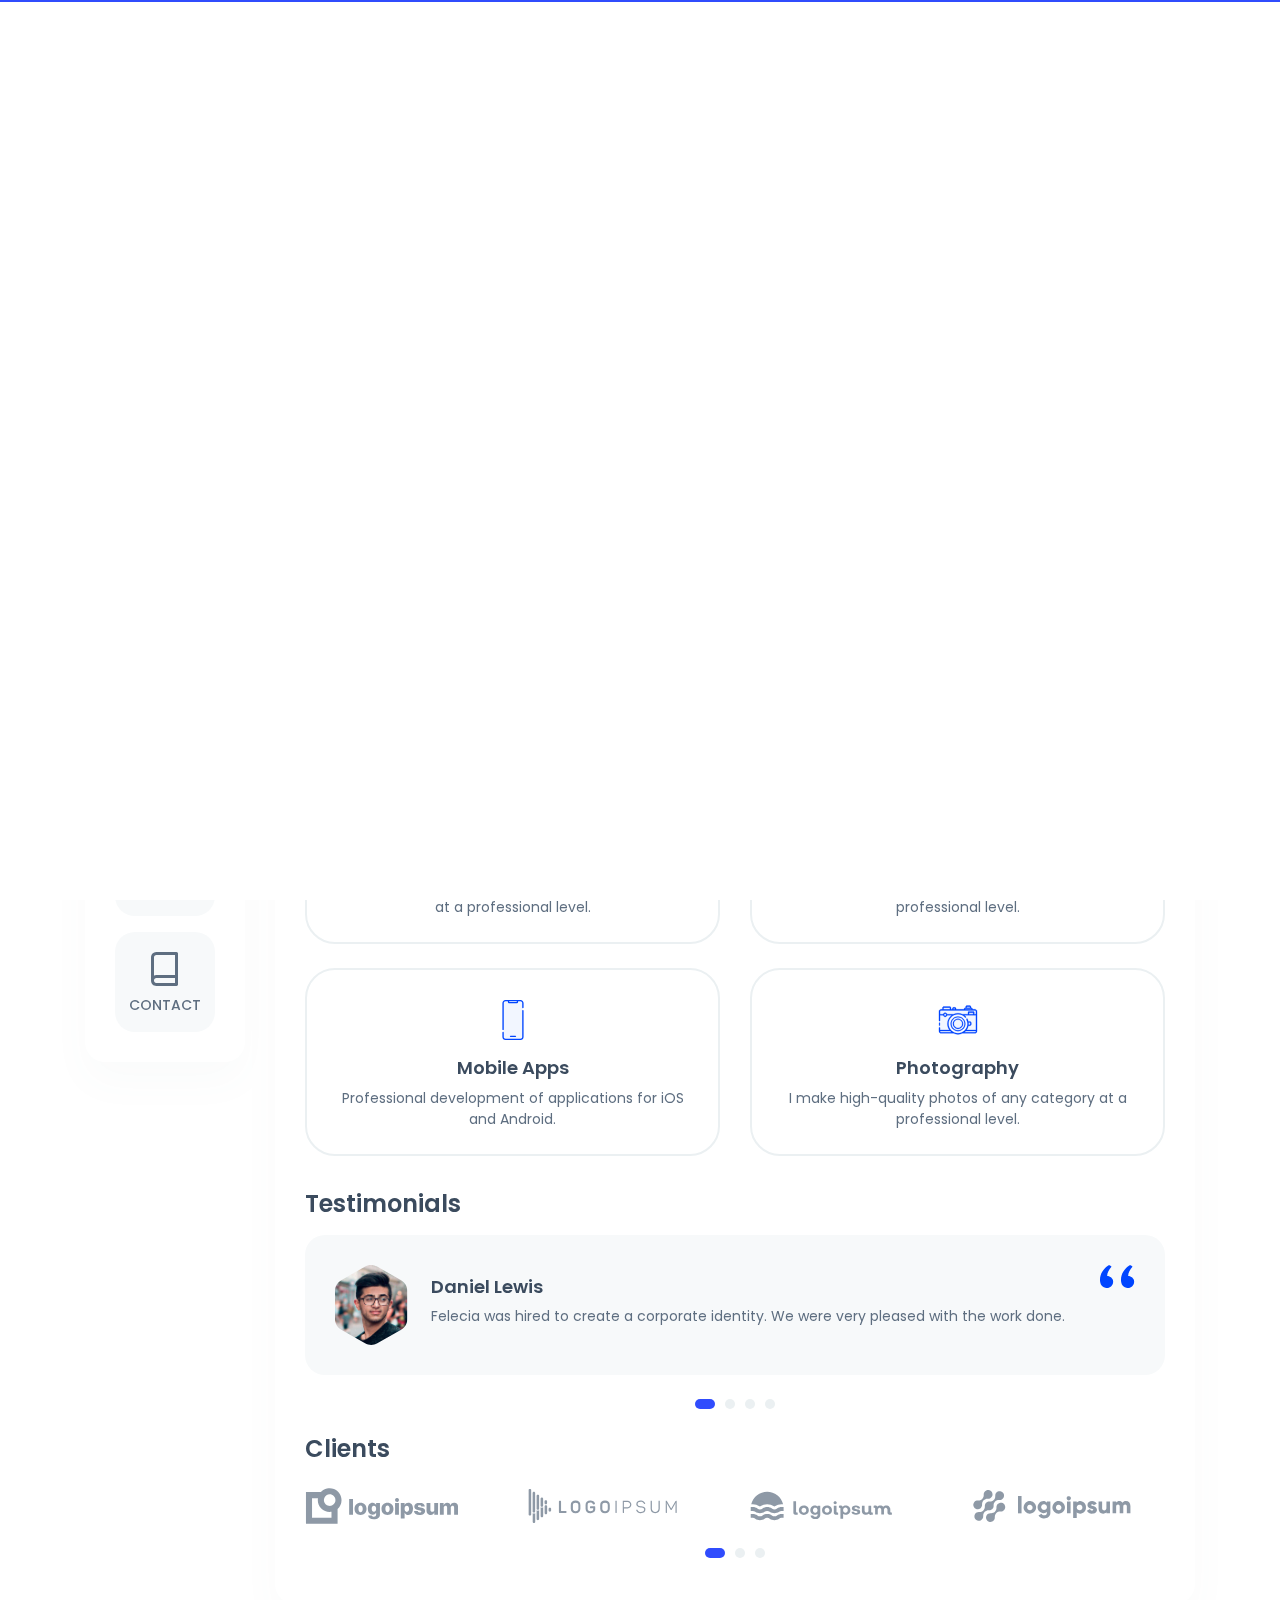
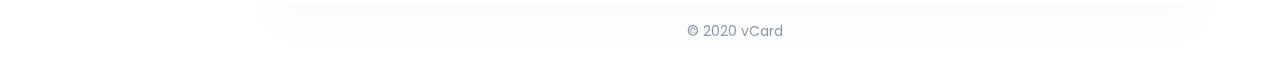
<file: index.html>
﻿<!DOCTYPE html>
<html lang="en">

<head>
    <meta charset="utf-8" />
    <title>vCard - About</title>

	<!-- Meta Data -->
	<meta http-equiv="X-UA-Compatible" content="IE=edge">
	<meta name="viewport" content="width=device-width, initial-scale=1, shrink-to-fit=no">
	<meta name="format-detection" content="telephone=no"/>
    <meta name="format-detection" content="address=no"/>
    <meta name="author" content="ArtTemplate" />
    <meta name="description" content="vCard" />

    <!-- Twitter data -->
    <meta name="twitter:card" content="summary_large_image">
    <meta name="twitter:site" content="@ArtTemplates">
    <meta name="twitter:title" content="vCard">
    <meta name="twitter:description" content="vCard">
    <meta name="twitter:image" content="assets/images/social.jpg">

    <!-- Open Graph data -->
    <meta property="og:title" content="ArtTemplate" />
    <meta property="og:type" content="website" />
    <meta property="og:url" content="your url website" />
    <meta property="og:image" content="assets/images/social.jpg" />
    <meta property="og:description" content="vCard" />
    <meta property="og:site_name" content="vCard" />

	<!-- Favicons -->
	<link rel="apple-touch-icon" sizes="144x144" href="assets/images/favicons/apple-touch-icon-144x144.png">
	<link rel="apple-touch-icon" sizes="114x114" href="assets/images/favicons/apple-touch-icon-114x114.png">
	<link rel="apple-touch-icon" sizes="72x72" href="assets/images/favicons/apple-touch-icon-72x72.png">
	<link rel="apple-touch-icon" sizes="57x57" href="assets/images/favicons/apple-touch-icon-57x57.png">
	<link rel="shortcut icon" href="assets/images/favicons/favicon.png" type="image/png">

    <!-- Styles -->
	<link rel="stylesheet" type="text/css" href="assets/styles/style.css"/>
    
    <link rel="stylesheet" type="text/css" href="assets/demo/style-demo.css"/>
	
</head>
<body>
    <!-- Preloader -->
    <div class="preloader">
	    <div class="preloader__wrap">
		    <div class="circle-pulse">
                <div class="circle-pulse__1"></div>
                <div class="circle-pulse__2"></div>
            </div>
		    <div class="preloader__progress"><span></span></div>
		</div>
	</div>

    <main class="main">
	    <!-- Header Image -->
		<div class="header-image">
		    <div class="js-parallax" style="background-image: url(assets/img/image_header.jpg);"></div>
		</div>
		
	    <div class="container gutter-top">
		    <!-- Header -->
		    <header class="header box">
			    <div class="header__left">
				    <div class="header__photo">
					    <img class="header__photo-img" src="assets/img/main-photo.jpg" alt="Liang Juan" style="object-fit: cover;">
					</div>
					<div class="header__base-info">
					    <h4 class="title titl--h4">Juan Liang</h4>
						<div class="status-wrapper">
							<div class="status" style="font-size: 16px;">Student</div>
							<a href="D:\Desktop\简历英文2.docx" download>
								<img src="assets/img/pdf.png" alt="Download PDF" style="cursor:pointer; width: 32px; height: 32px; vertical-align: middle; margin-left: 5px;">
							</a>
						</div>

					</div>
				</div>
				<div class="header__right">
				    <ul class="header__contact">
					    <li><span class="overhead" style="font-size: 16px;">Email</span>liangjuangis@snnu.edu.cn</li>
						<li><span class="overhead" style="font-size: 16px;">Phone</span>15295796006</li>
					</ul>
					<ul class="header__contact">
					    <li><span class="overhead" style="font-size: 16px;">Birthday</span>29 January, 1998</li>
						<li><span class="overhead" style="font-size: 16px;">Location</span>Gui Zhou, China</li>
					</ul>
				</div>
			</header>
			
		    <div class="row sticky-parent">
			    <!-- Sidebar nav -->
                <aside class="col-12 col-md-12 col-lg-2">
				    <div class="sidebar box sticky-column">
	                    <ul class="nav">
                            <li class="nav__item"><a class="active" href="index.html"><i class="icon-user"></i>About</a></li>
							<li class="nav__item"><a href="resume.html"><i class="icon-file-text"></i>Resume</a></li>
                            <li class="nav__item"><a href="works.html"><i class="icon-codesandbox"></i>Works</a></li>
                            <li class="nav__item"><a href="blog.html"><i class="icon-book-open"></i>Blog</a></li>
                            <li class="nav__item"><a href="contact.html"><i class="icon-book"></i>Contact</a></li>
                        </ul>
					</div>
		        </aside>
		        
				<!-- Content -->
		        <div class="col-12 col-md-12 col-lg-10">
				    <div class="box box-content">
					    <!-- About -->
						<div class="pb-0 pb-sm-2">
		                    <h1 class="title title--h1 first-title title__separate">About Me</h1>
						    <p>I'm Creative Director and UI/UX Designer from Sydney, Australia, working in web development and print media. I enjoy turning complex problems into simple, beautiful and intuitive designs.</p>
                            <p>My job is to build your website so that it is functional and user-friendly but at the same time attractive. Moreover, I add personal touch to your product and make sure that is eye-catching and easy to use. My aim is to bring across your message and identity in the most creative way. I created web design for many famous brand companies.</p>
					    </div>
						
						<!-- What -->
						<div class="mt-1">
						    <h2 class="title title--h3">What I'm Doing</h2>
							<div class="row">
							    <!-- Case Item -->
							    <div class="col-12 col-lg-6">
							        <div class="case-item">
									    <img class="case-item__icon" src="assets/icons/icon-design.svg" alt="" />
										<div>
									        <h3 class="title title--h4">Web Design</h3>
										    <p class="case-item__caption">The most modern and high-quality design made at a professional level.</p>
										</div>	
									</div>
								</div>
								
								<!-- Case Item -->
								<div class="col-12 col-lg-6">
							        <div class="case-item">
									    <img class="case-item__icon" src="assets/icons/icon-dev.svg" alt="" />
										<div>
									        <h3 class="title title--h4">Web Development</h3>
										    <p class="case-item__caption">High-quality development of sites at the professional level.</p>
										</div>
									</div>
								</div>
								
								<!-- Case Item -->
								<div class="col-12 col-lg-6">
								    <div class="case-item">
								        <img class="case-item__icon" src="assets/icons/icon-app.svg" alt="" />
										<div>
								            <h3 class="title title--h4">Mobile Apps</h3>
									        <p class="case-item__caption">Professional development of applications for iOS and Android.</p>
										</div>
								   </div>
								</div>
								
								<!-- Case Item -->
								<div class="col-12 col-lg-6">
								    <div class="case-item">
									    <img class="case-item__icon" src="assets/icons/icon-photo.svg" alt="" />
										<div>
									        <h3 class="title title--h4">Photography</h3>
										    <p class="case-item__caption">I make high-quality photos of any category at a professional level.</p>
										</div>
									</div>
								</div>
							</div>	
						</div>
						
						<!-- Testimonials -->
						<div class="mt-2">
						    <h2 class="title title--h3">Testimonials</h2>
						    <div class="swiper-container js-carousel-review">
                                <div class="swiper-wrapper">
								    <!-- Item review -->
                                    <div class="swiper-slide review-item">
										<svg class="avatar avatar--80" viewBox="0 0 84 84">
                                            <g class="avatar__hexagon">
                                                <image xlink:href="assets/img/avatar-2.jpg" height="100%" width="100%" />
                                            </g>
                                        </svg>
										<div class="review-item__textbox">
											<h4 class="title title--h5">Daniel Lewis</h4>
											<p class="review-item__caption">Felecia was hired to create a corporate identity. We were very pleased with the work done.</p>
									    </div>
									</div>
									
									<!-- Item review -->
                                    <div class="swiper-slide review-item">
										<svg class="avatar avatar--80" viewBox="0 0 84 84">
                                            <g class="avatar__hexagon">
                                                <image xlink:href="assets/img/avatar-3.jpg" height="100%" width="100%" />
                                            </g>
                                        </svg>
										<div class="review-item__textbox">
											<h4 class="title title--h5">Jessica Miller</h4>
											<p class="review-item__caption">thanks to the skill of Felecia, we have a design that we can be proud of.</p>
										</div>
									</div>
									
									<!-- Item review -->
                                    <div class="swiper-slide review-item">
										<svg class="avatar avatar--80" viewBox="0 0 84 84">
                                            <g class="avatar__hexagon">
                                                <image xlink:href="assets/img/avatar-4.jpg" height="100%" width="100%" />
                                            </g>
                                        </svg>
										<div class="review-item__textbox">
											<h4 class="title title--h5">Tanya Ruiz</h4>
											<p class="review-item__caption">Felecia was hired to create a corporate identity. We were very pleased with the work done.</p>
										</div>
									</div>
									
									<!-- Item review -->
                                    <div class="swiper-slide review-item">
										<svg class="avatar avatar--80" viewBox="0 0 84 84">
                                            <g class="avatar__hexagon">
                                                <image xlink:href="assets/img/avatar-5.jpg" height="100%" width="100%" />
                                            </g>
                                        </svg>
										<div class="review-item__textbox">
											<h4 class="title title--h5">Thomas Castro</h4>
											<p class="review-item__caption">thanks to the skill of Felecia, we have a design that we can be proud of.</p>
										</div>
									</div>
                                </div>
    
                                <div class="swiper-pagination"></div>
                            </div>
						</div>
						
						<!-- Clients -->
						<div class="mt-4">
						    <h2 class="title title--h3">Clients</h2>
							
							<div class="swiper-container js-carousel-clients">
                                <div class="swiper-wrapper">
								    <!-- Item client -->
                                    <div class="swiper-slide">
									    <a href="#"><img src="assets/img/logo-1.svg" alt="Logo" /></a>
									</div>
									
								    <!-- Item client -->
                                    <div class="swiper-slide">
									    <a href="#"><img src="assets/img/logo-2.svg" alt="Logo" /></a>
									</div>

								    <!-- Item client -->
                                    <div class="swiper-slide">
									    <a href="#"><img src="assets/img/logo-3.svg" alt="Logo" /></a>
									</div>

								    <!-- Item client -->
                                    <div class="swiper-slide">
									    <a href="#"><img src="assets/img/logo-4.svg" alt="Logo" /></a>
									</div>
									
								    <!-- Item client -->
                                    <div class="swiper-slide">
									    <a href="#"><img src="assets/img/logo-1.svg" alt="Logo" /></a>
									</div>
									
									<!-- Item client -->
                                    <div class="swiper-slide">
									    <a href="#"><img src="assets/img/logo-2.svg" alt="Logo" /></a>
									</div>
								</div>
								
								<div class="swiper-pagination"></div>
							</div>
						</div>
					</div>
					
					<!-- Footer -->
					<footer class="footer">© 2020 vCard</footer>
		        </div>
			</div>
		</div>	
    </main>

    <!-- SVG masks -->
    <svg class="svg-defs">
        <clipPath id="avatar-box">
            <path d="M1.85379 38.4859C2.9221 18.6653 18.6653 2.92275 38.4858 1.85453 56.0986.905299 77.2792 0 94 0c16.721 0 37.901.905299 55.514 1.85453 19.821 1.06822 35.564 16.81077 36.632 36.63137C187.095 56.0922 188 77.267 188 94c0 16.733-.905 37.908-1.854 55.514-1.068 19.821-16.811 35.563-36.632 36.631C131.901 187.095 110.721 188 94 188c-16.7208 0-37.9014-.905-55.5142-1.855-19.8205-1.068-35.5637-16.81-36.63201-36.631C.904831 131.908 0 110.733 0 94c0-16.733.904831-37.9078 1.85379-55.5141z"/>
        </clipPath>
        <clipPath id="avatar-hexagon">
             <path d="M0 27.2891c0-4.6662 2.4889-8.976 6.52491-11.2986L31.308 1.72845c3.98-2.290382 8.8697-2.305446 12.8637-.03963l25.234 14.31558C73.4807 18.3162 76 22.6478 76 27.3426V56.684c0 4.6805-2.5041 9.0013-6.5597 11.3186L44.4317 82.2915c-3.9869 2.278-8.8765 2.278-12.8634 0L6.55974 68.0026C2.50414 65.6853 0 61.3645 0 56.684V27.2891z"/>
        </clipPath>		
    </svg>
	
    <div class="back-to-top"></div>
    
	 
	
	<!-- JavaScripts -->
	<script src="assets/js/jquery-3.4.1.min.js"></script>
	<script src="assets/js/plugins.min.js"></script>
    <script src="assets/js/common.js"></script>
	
	<script src="assets/demo/plugins-demo.js"></script>
</body>
</html>
</file>
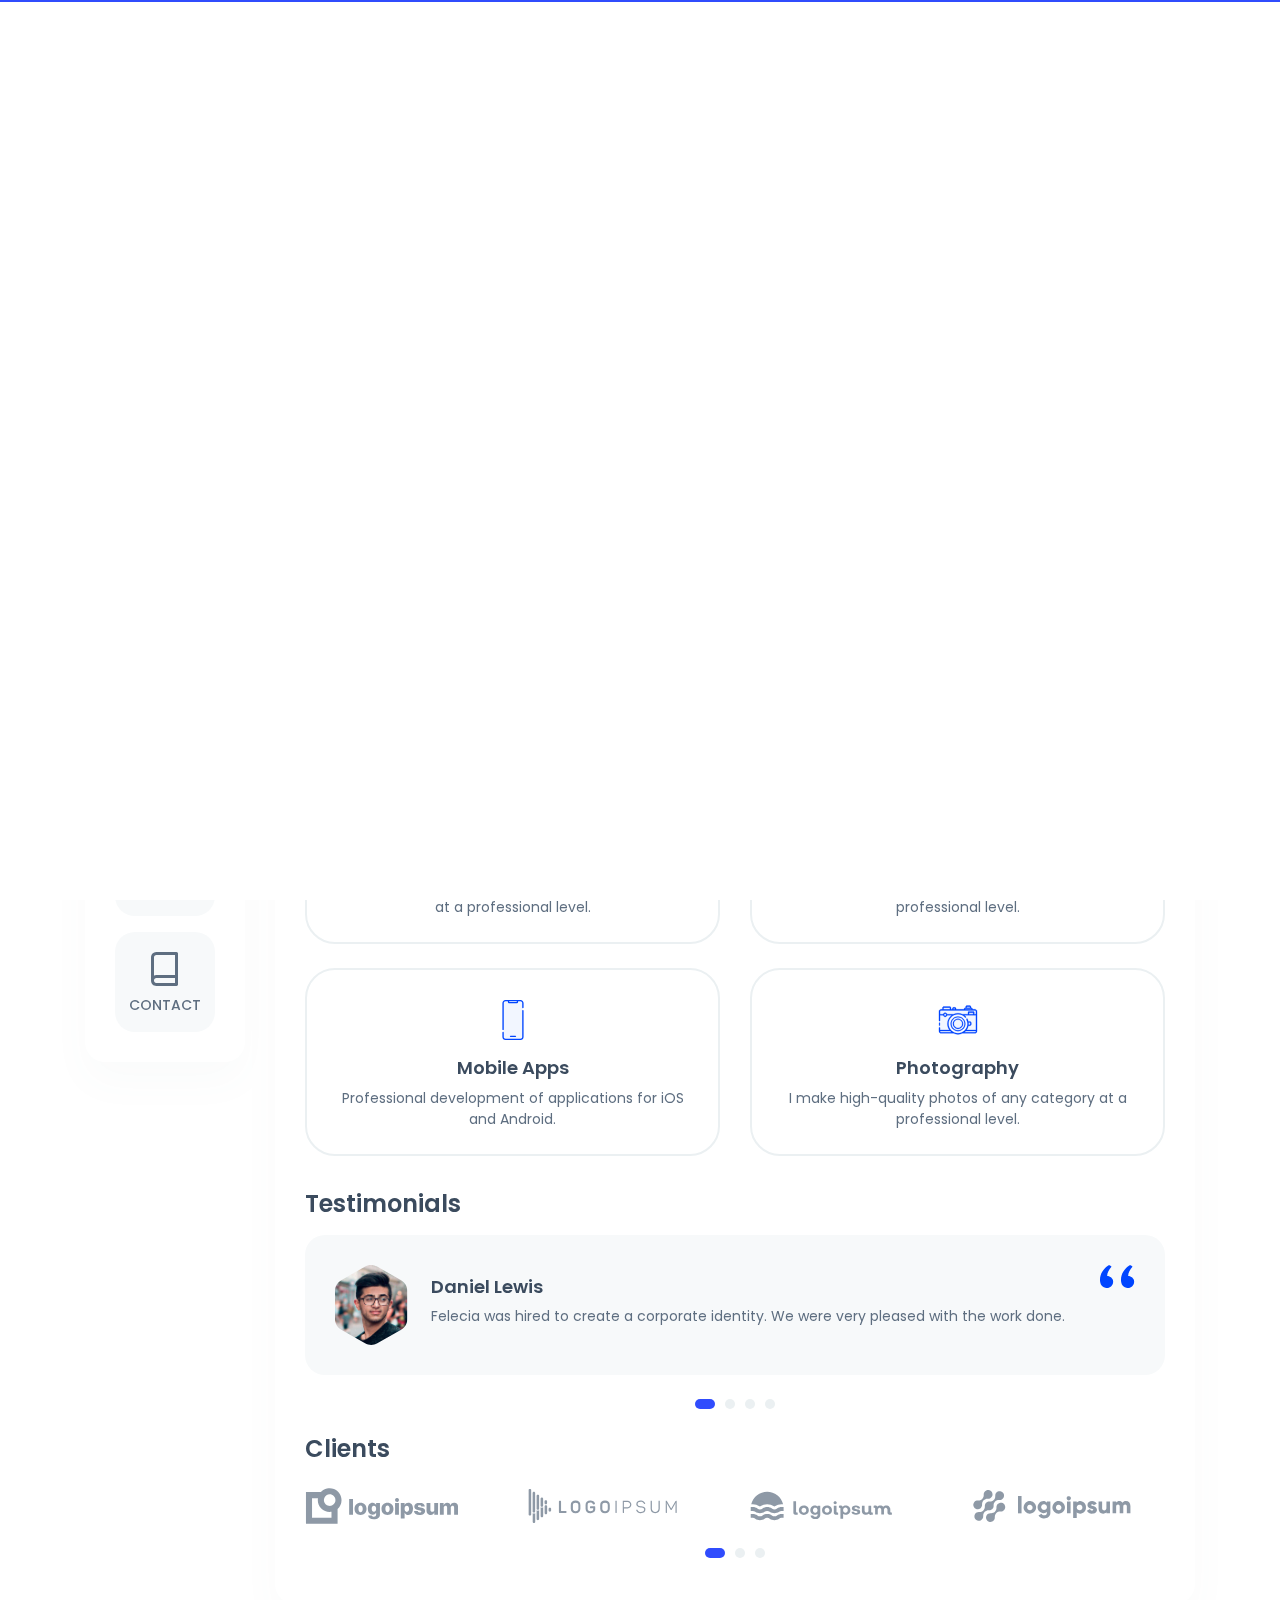
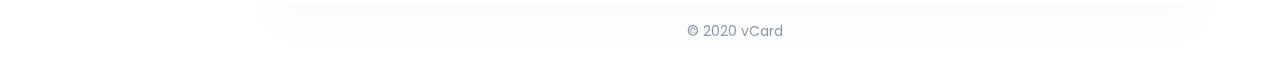
<file: about.html>
﻿<!DOCTYPE html>
<html lang="en">

<head>
    <meta charset="utf-8" />
    <title>vCard - About</title>

	<!-- Meta Data -->
	<meta http-equiv="X-UA-Compatible" content="IE=edge">
	<meta name="viewport" content="width=device-width, initial-scale=1, shrink-to-fit=no">
	<meta name="format-detection" content="telephone=no"/>
    <meta name="format-detection" content="address=no"/>
    <meta name="author" content="ArtTemplate" />
    <meta name="description" content="vCard" />

    <!-- Twitter data -->
    <meta name="twitter:card" content="summary_large_image">
    <meta name="twitter:site" content="@ArtTemplates">
    <meta name="twitter:title" content="vCard">
    <meta name="twitter:description" content="vCard">
    <meta name="twitter:image" content="assets/images/social.jpg">

    <!-- Open Graph data -->
    <meta property="og:title" content="ArtTemplate" />
    <meta property="og:type" content="website" />
    <meta property="og:url" content="your url website" />
    <meta property="og:image" content="assets/images/social.jpg" />
    <meta property="og:description" content="vCard" />
    <meta property="og:site_name" content="vCard" />

	<!-- Favicons -->
	<link rel="apple-touch-icon" sizes="144x144" href="assets/images/favicons/apple-touch-icon-144x144.png">
	<link rel="apple-touch-icon" sizes="114x114" href="assets/images/favicons/apple-touch-icon-114x114.png">
	<link rel="apple-touch-icon" sizes="72x72" href="assets/images/favicons/apple-touch-icon-72x72.png">
	<link rel="apple-touch-icon" sizes="57x57" href="assets/images/favicons/apple-touch-icon-57x57.png">
	<link rel="shortcut icon" href="assets/images/favicons/favicon.png" type="image/png">

    <!-- Styles -->
	<link rel="stylesheet" type="text/css" href="assets/styles/style.css"/>
    
    <link rel="stylesheet" type="text/css" href="assets/demo/style-demo.css"/>
	
</head>
<body>
    <!-- Preloader -->
    <div class="preloader">
	    <div class="preloader__wrap">
		    <div class="circle-pulse">
                <div class="circle-pulse__1"></div>
                <div class="circle-pulse__2"></div>
            </div>
		    <div class="preloader__progress"><span></span></div>
		</div>
	</div>

    <main class="main">
	    <!-- Header Image -->
		<div class="header-image">
		    <div class="js-parallax" style="background-image: url(assets/img/image_header.jpg);"></div>
		</div>
		
	    <div class="container gutter-top">
		    <!-- Header -->
		    <header class="header box">
			    <div class="header__left">
				    <div class="header__photo">
					    <img class="header__photo-img" src="assets/img/main-photo.jpg" alt="Liang Juan" style="object-fit: cover;">
					</div>
					<div class="header__base-info">
					    <h4 class="title titl--h4">Juan Liang</h4>
						<div class="status-wrapper">
							<div class="status" style="font-size: 16px;">Student</div>
							<a href="D:\Desktop\简历英文2.docx" download>
								<img src="assets/img/pdf.png" alt="Download PDF" style="cursor:pointer; width: 32px; height: 32px; vertical-align: middle; margin-left: 5px;">
							</a>
						</div>
					</div>
				</div>
				<div class="header__right">
				    <ul class="header__contact">
					    <li><span class="overhead" style="font-size: 16px;">Email</span>liangjuangis@snnu.edu.cn</li>
						<li><span class="overhead" style="font-size: 16px;">Phone</span>15295796006</li>
					</ul>
					<ul class="header__contact">
					    <li><span class="overhead" style="font-size: 16px;">Birthday</span>29 January, 1998</li>
						<li><span class="overhead" style="font-size: 16px;">Location</span>Gui Zhou, China</li>
					</ul>
				</div>
			</header>
			
		    <div class="row sticky-parent">
			    <!-- Sidebar nav -->
                <aside class="col-12 col-md-12 col-lg-2">
				    <div class="sidebar box sticky-column">
	                    <ul class="nav">
                            <li class="nav__item"><a class="active" href="index.html"><i class="icon-user"></i>About</a></li>
							<li class="nav__item"><a href="resume.html"><i class="icon-file-text"></i>Resume</a></li>
                            <li class="nav__item"><a href="works.html"><i class="icon-codesandbox"></i>Works</a></li>
                            <li class="nav__item"><a href="blog.html"><i class="icon-book-open"></i>Blog</a></li>
                            <li class="nav__item"><a href="contact.html"><i class="icon-book"></i>Contact</a></li>
                        </ul>
					</div>
		        </aside>
		        
				<!-- Content -->
		        <div class="col-12 col-md-12 col-lg-10">
				    <div class="box box-content">
					    <!-- About -->
						<div class="pb-0 pb-sm-2">
		                    <h1 class="title title--h1 first-title title__separate">About Me</h1>
						    <p>I'm Creative Director and UI/UX Designer from Sydney, Australia, working in web development and print media. I enjoy turning complex problems into simple, beautiful and intuitive designs.</p>
                            <p>My job is to build your website so that it is functional and user-friendly but at the same time attractive. Moreover, I add personal touch to your product and make sure that is eye-catching and easy to use. My aim is to bring across your message and identity in the most creative way. I created web design for many famous brand companies.</p>
					    </div>
						
						<!-- What -->
						<div class="mt-1">
						    <h2 class="title title--h3">What I'm Doing</h2>
							<div class="row">
							    <!-- Case Item -->
							    <div class="col-12 col-lg-6">
							        <div class="case-item">
									    <img class="case-item__icon" src="assets/icons/icon-design.svg" alt="" />
										<div>
									        <h3 class="title title--h4">Web Design</h3>
										    <p class="case-item__caption">The most modern and high-quality design made at a professional level.</p>
										</div>	
									</div>
								</div>
								
								<!-- Case Item -->
								<div class="col-12 col-lg-6">
							        <div class="case-item">
									    <img class="case-item__icon" src="assets/icons/icon-dev.svg" alt="" />
										<div>
									        <h3 class="title title--h4">Web Development</h3>
										    <p class="case-item__caption">High-quality development of sites at the professional level.</p>
										</div>
									</div>
								</div>
								
								<!-- Case Item -->
								<div class="col-12 col-lg-6">
								    <div class="case-item">
								        <img class="case-item__icon" src="assets/icons/icon-app.svg" alt="" />
										<div>
								            <h3 class="title title--h4">Mobile Apps</h3>
									        <p class="case-item__caption">Professional development of applications for iOS and Android.</p>
										</div>
								   </div>
								</div>
								
								<!-- Case Item -->
								<div class="col-12 col-lg-6">
								    <div class="case-item">
									    <img class="case-item__icon" src="assets/icons/icon-photo.svg" alt="" />
										<div>
									        <h3 class="title title--h4">Photography</h3>
										    <p class="case-item__caption">I make high-quality photos of any category at a professional level.</p>
										</div>
									</div>
								</div>
							</div>	
						</div>
						
						<!-- Testimonials -->
						<div class="mt-2">
						    <h2 class="title title--h3">Testimonials</h2>
						    <div class="swiper-container js-carousel-review">
                                <div class="swiper-wrapper">
								    <!-- Item review -->
                                    <div class="swiper-slide review-item">
										<svg class="avatar avatar--80" viewBox="0 0 84 84">
                                            <g class="avatar__hexagon">
                                                <image xlink:href="assets/img/avatar-2.jpg" height="100%" width="100%" />
                                            </g>
                                        </svg>
										<div class="review-item__textbox">
											<h4 class="title title--h5">Daniel Lewis</h4>
											<p class="review-item__caption">Felecia was hired to create a corporate identity. We were very pleased with the work done.</p>
									    </div>
									</div>
									
									<!-- Item review -->
                                    <div class="swiper-slide review-item">
										<svg class="avatar avatar--80" viewBox="0 0 84 84">
                                            <g class="avatar__hexagon">
                                                <image xlink:href="assets/img/avatar-3.jpg" height="100%" width="100%" />
                                            </g>
                                        </svg>
										<div class="review-item__textbox">
											<h4 class="title title--h5">Jessica Miller</h4>
											<p class="review-item__caption">thanks to the skill of Felecia, we have a design that we can be proud of.</p>
										</div>
									</div>
									
									<!-- Item review -->
                                    <div class="swiper-slide review-item">
										<svg class="avatar avatar--80" viewBox="0 0 84 84">
                                            <g class="avatar__hexagon">
                                                <image xlink:href="assets/img/avatar-4.jpg" height="100%" width="100%" />
                                            </g>
                                        </svg>
										<div class="review-item__textbox">
											<h4 class="title title--h5">Tanya Ruiz</h4>
											<p class="review-item__caption">Felecia was hired to create a corporate identity. We were very pleased with the work done.</p>
										</div>
									</div>
									
									<!-- Item review -->
                                    <div class="swiper-slide review-item">
										<svg class="avatar avatar--80" viewBox="0 0 84 84">
                                            <g class="avatar__hexagon">
                                                <image xlink:href="assets/img/avatar-5.jpg" height="100%" width="100%" />
                                            </g>
                                        </svg>
										<div class="review-item__textbox">
											<h4 class="title title--h5">Thomas Castro</h4>
											<p class="review-item__caption">thanks to the skill of Felecia, we have a design that we can be proud of.</p>
										</div>
									</div>
                                </div>
    
                                <div class="swiper-pagination"></div>
                            </div>
						</div>
						
						<!-- Clients -->
						<div class="mt-4">
						    <h2 class="title title--h3">Clients</h2>
							
							<div class="swiper-container js-carousel-clients">
                                <div class="swiper-wrapper">
								    <!-- Item client -->
                                    <div class="swiper-slide">
									    <a href="#"><img src="assets/img/logo-1.svg" alt="Logo" /></a>
									</div>
									
								    <!-- Item client -->
                                    <div class="swiper-slide">
									    <a href="#"><img src="assets/img/logo-2.svg" alt="Logo" /></a>
									</div>

								    <!-- Item client -->
                                    <div class="swiper-slide">
									    <a href="#"><img src="assets/img/logo-3.svg" alt="Logo" /></a>
									</div>

								    <!-- Item client -->
                                    <div class="swiper-slide">
									    <a href="#"><img src="assets/img/logo-4.svg" alt="Logo" /></a>
									</div>
									
								    <!-- Item client -->
                                    <div class="swiper-slide">
									    <a href="#"><img src="assets/img/logo-1.svg" alt="Logo" /></a>
									</div>
									
									<!-- Item client -->
                                    <div class="swiper-slide">
									    <a href="#"><img src="assets/img/logo-2.svg" alt="Logo" /></a>
									</div>
								</div>
								
								<div class="swiper-pagination"></div>
							</div>
						</div>
					</div>
					
					<!-- Footer -->
					<footer class="footer">© 2020 vCard</footer>
		        </div>
			</div>
		</div>	
    </main>

    <!-- SVG masks -->
    <svg class="svg-defs">
        <clipPath id="avatar-box">
            <path d="M1.85379 38.4859C2.9221 18.6653 18.6653 2.92275 38.4858 1.85453 56.0986.905299 77.2792 0 94 0c16.721 0 37.901.905299 55.514 1.85453 19.821 1.06822 35.564 16.81077 36.632 36.63137C187.095 56.0922 188 77.267 188 94c0 16.733-.905 37.908-1.854 55.514-1.068 19.821-16.811 35.563-36.632 36.631C131.901 187.095 110.721 188 94 188c-16.7208 0-37.9014-.905-55.5142-1.855-19.8205-1.068-35.5637-16.81-36.63201-36.631C.904831 131.908 0 110.733 0 94c0-16.733.904831-37.9078 1.85379-55.5141z"/>
        </clipPath>
        <clipPath id="avatar-hexagon">
             <path d="M0 27.2891c0-4.6662 2.4889-8.976 6.52491-11.2986L31.308 1.72845c3.98-2.290382 8.8697-2.305446 12.8637-.03963l25.234 14.31558C73.4807 18.3162 76 22.6478 76 27.3426V56.684c0 4.6805-2.5041 9.0013-6.5597 11.3186L44.4317 82.2915c-3.9869 2.278-8.8765 2.278-12.8634 0L6.55974 68.0026C2.50414 65.6853 0 61.3645 0 56.684V27.2891z"/>
        </clipPath>		
    </svg>
	
    <div class="back-to-top"></div>
    
	 
	
	<!-- JavaScripts -->
	<script src="assets/js/jquery-3.4.1.min.js"></script>
	<script src="assets/js/plugins.min.js"></script>
    <script src="assets/js/common.js"></script>
	
	<script src="assets/demo/plugins-demo.js"></script>
</body>
</html>
</file>
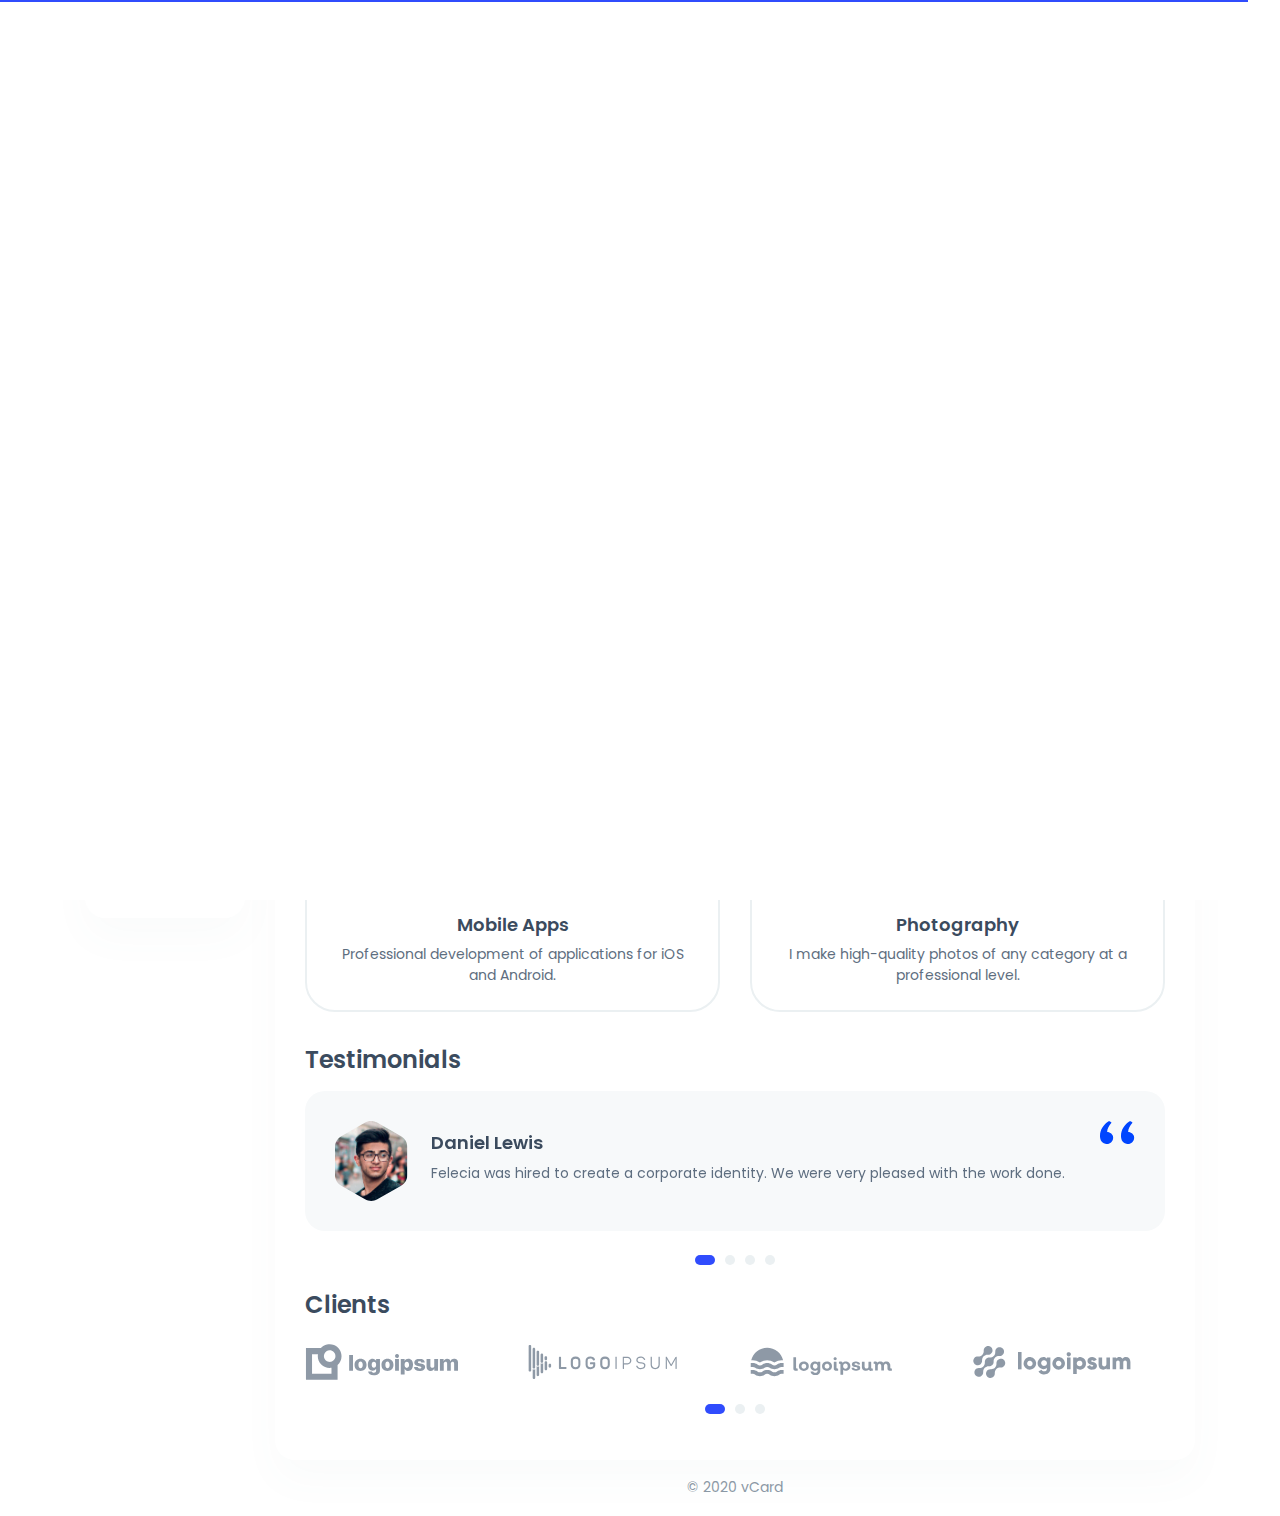
<file: background-2.html>
﻿<!DOCTYPE html>
<html lang="en">

<head>
    <meta charset="utf-8" />
    <title>vCard - About</title>

	<!-- Meta Data -->
	<meta http-equiv="X-UA-Compatible" content="IE=edge">
	<meta name="viewport" content="width=device-width, initial-scale=1, shrink-to-fit=no">
	<meta name="format-detection" content="telephone=no"/>
    <meta name="format-detection" content="address=no"/>
    <meta name="author" content="ArtTemplate" />
    <meta name="description" content="vCard" />

    <!-- Twitter data -->
    <meta name="twitter:card" content="summary_large_image">
    <meta name="twitter:site" content="@ArtTemplates">
    <meta name="twitter:title" content="vCard">
    <meta name="twitter:description" content="vCard">
    <meta name="twitter:image" content="assets/images/social.jpg">

    <!-- Open Graph data -->
    <meta property="og:title" content="ArtTemplate" />
    <meta property="og:type" content="website" />
    <meta property="og:url" content="your url website" />
    <meta property="og:image" content="assets/images/social.jpg" />
    <meta property="og:description" content="vCard" />
    <meta property="og:site_name" content="vCard" />

	<!-- Favicons -->
	<link rel="apple-touch-icon" sizes="144x144" href="assets/images/favicons/apple-touch-icon-144x144.png">
	<link rel="apple-touch-icon" sizes="114x114" href="assets/images/favicons/apple-touch-icon-114x114.png">
	<link rel="apple-touch-icon" sizes="72x72" href="assets/images/favicons/apple-touch-icon-72x72.png">
	<link rel="apple-touch-icon" sizes="57x57" href="assets/images/favicons/apple-touch-icon-57x57.png">
	<link rel="shortcut icon" href="assets/images/favicons/favicon.png" type="image/png">

    <!-- Styles -->
	<link rel="stylesheet" type="text/css" href="assets/styles/style.css"/>
    <link rel="stylesheet" type="text/css" href="assets/demo/style-demo.css"/>
	
</head>
<body class="bg-triangles">
    <!-- Preloader -->
    <div class="preloader">
	    <div class="preloader__wrap">
		    <div class="circle-pulse">
                <div class="circle-pulse__1"></div>
                <div class="circle-pulse__2"></div>
            </div>
		    <div class="preloader__progress"><span></span></div>
		</div>
	</div>

    <main class="main">
	    <div class="container gutter-top-100">
		    <!-- Header -->
		    <header class="header box">
			    <div class="header__left">
				    <div class="header__photo">
					    <img class="header__photo-img" src="assets/img/main-photo.svg" alt="Ronald Robertson">
					</div>
					<div class="header__base-info">
					    <h4 class="title titl--h4">Ronald Robertson</h4>
						<div class="status">Creative Director</div>
						<ul class="header__social">
						    <li><a href="https://www.facebook.com"><i class="font-icon icon-facebook1"></i></a></li>
						    <li><a href="https://www.twitter.com"><i class="font-icon icon-twitter1"></i></a></li>
							<li><a href="https://www.instagram.com"><i class="font-icon icon-instagram1"></i></a></li>
						</ul>
					</div>
				</div>
				<div class="header__right">
				    <ul class="header__contact">
					    <li><span class="overhead">Email</span>ronald@example.com</li>
						<li><span class="overhead">Phone</span>+1 (070) 123–8459</li>
					</ul>
					<ul class="header__contact">
					    <li><span class="overhead">Birthday</span>17 March, 1995</li>
						<li><span class="overhead">Location</span>San-Francisco, USA</li>
					</ul>
				</div>
			</header>
			
		    <div class="row sticky-parent">
			    <!-- Sidebar nav -->
                <aside class="col-12 col-md-12 col-lg-2">
				    <div class="sidebar box sticky-column">
	                    <ul class="nav">
                            <li class="nav__item"><a class="active" href="index.html"><i class="icon-user"></i>About</a></li>
							<li class="nav__item"><a href="resume.html"><i class="icon-file-text"></i>Resume</a></li>
                            <li class="nav__item"><a href="works.html"><i class="icon-codesandbox"></i>Works</a></li>
                            <li class="nav__item"><a href="blog.html"><i class="icon-book-open"></i>Blog</a></li>
                            <li class="nav__item"><a href="contact.html"><i class="icon-book"></i>Contact</a></li>
                        </ul>
					</div>
		        </aside>
		        
				<!-- Content -->
		        <div class="col-12 col-md-12 col-lg-10">
				    <div class="box box-content">
					    <!-- About -->
						<div class="pb-0 pb-sm-2">
		                    <h1 class="title title--h1 first-title title__separate">About Me</h1>
						    <p>I'm Creative Director and UI/UX Designer from Sydney, Australia, working in web development and print media. I enjoy turning complex problems into simple, beautiful and intuitive designs.</p>
                            <p>My job is to build your website so that it is functional and user-friendly but at the same time attractive. Moreover, I add personal touch to your product and make sure that is eye-catching and easy to use. My aim is to bring across your message and identity in the most creative way. I created web design for many famous brand companies.</p>
					    </div>
						
						<!-- What -->
						<div class="mt-1">
						    <h2 class="title title--h3">What I'm Doing</h2>
							<div class="row">
							    <!-- Case Item -->
							    <div class="col-12 col-lg-6">
							        <div class="case-item">
									    <img class="case-item__icon" src="assets/icons/icon-design.svg" alt="" />
										<div>
									        <h3 class="title title--h4">Web Design</h3>
										    <p class="case-item__caption">The most modern and high-quality design made at a professional level.</p>
										</div>	
									</div>
								</div>
								
								<!-- Case Item -->
								<div class="col-12 col-lg-6">
							        <div class="case-item">
									    <img class="case-item__icon" src="assets/icons/icon-dev.svg" alt="" />
										<div>
									        <h3 class="title title--h4">Web Development</h3>
										    <p class="case-item__caption">High-quality development of sites at the professional level.</p>
										</div>
									</div>
								</div>
								
								<!-- Case Item -->
								<div class="col-12 col-lg-6">
								    <div class="case-item">
								        <img class="case-item__icon" src="assets/icons/icon-app.svg" alt="" />
										<div>
								            <h3 class="title title--h4">Mobile Apps</h3>
									        <p class="case-item__caption">Professional development of applications for iOS and Android.</p>
										</div>
								   </div>
								</div>
								
								<!-- Case Item -->
								<div class="col-12 col-lg-6">
								    <div class="case-item">
									    <img class="case-item__icon" src="assets/icons/icon-photo.svg" alt="" />
										<div>
									        <h3 class="title title--h4">Photography</h3>
										    <p class="case-item__caption">I make high-quality photos of any category at a professional level.</p>
										</div>
									</div>
								</div>
							</div>	
						</div>
						
						<!-- Testimonials -->
						<div class="mt-2">
						    <h2 class="title title--h3">Testimonials</h2>
						    <div class="swiper-container js-carousel-review">
                                <div class="swiper-wrapper">
								    <!-- Item review -->
                                    <div class="swiper-slide review-item">
										<svg class="avatar avatar--80" viewBox="0 0 84 84">
                                            <g class="avatar__hexagon">
                                                <image xlink:href="assets/img/avatar-2.jpg" height="100%" width="100%" />
                                            </g>
                                        </svg>
										<div class="review-item__textbox">
											<h4 class="title title--h5">Daniel Lewis</h4>
											<p class="review-item__caption">Felecia was hired to create a corporate identity. We were very pleased with the work done.</p>
									    </div>
									</div>
									
									<!-- Item review -->
                                    <div class="swiper-slide review-item">
										<svg class="avatar avatar--80" viewBox="0 0 84 84">
                                            <g class="avatar__hexagon">
                                                <image xlink:href="assets/img/avatar-3.jpg" height="100%" width="100%" />
                                            </g>
                                        </svg>
										<div class="review-item__textbox">
											<h4 class="title title--h5">Jessica Miller</h4>
											<p class="review-item__caption">thanks to the skill of Felecia, we have a design that we can be proud of.</p>
										</div>
									</div>
									
									<!-- Item review -->
                                    <div class="swiper-slide review-item">
										<svg class="avatar avatar--80" viewBox="0 0 84 84">
                                            <g class="avatar__hexagon">
                                                <image xlink:href="assets/img/avatar-4.jpg" height="100%" width="100%" />
                                            </g>
                                        </svg>
										<div class="review-item__textbox">
											<h4 class="title title--h5">Tanya Ruiz</h4>
											<p class="review-item__caption">Felecia was hired to create a corporate identity. We were very pleased with the work done.</p>
										</div>
									</div>
									
									<!-- Item review -->
                                    <div class="swiper-slide review-item">
										<svg class="avatar avatar--80" viewBox="0 0 84 84">
                                            <g class="avatar__hexagon">
                                                <image xlink:href="assets/img/avatar-5.jpg" height="100%" width="100%" />
                                            </g>
                                        </svg>
										<div class="review-item__textbox">
											<h4 class="title title--h5">Thomas Castro</h4>
											<p class="review-item__caption">thanks to the skill of Felecia, we have a design that we can be proud of.</p>
										</div>
									</div>
                                </div>
    
                                <div class="swiper-pagination"></div>
                            </div>
						</div>
						
						<!-- Clients -->
						<div class="mt-4">
						    <h2 class="title title--h3">Clients</h2>
							
							<div class="swiper-container js-carousel-clients">
                                <div class="swiper-wrapper">
								    <!-- Item client -->
                                    <div class="swiper-slide">
									    <a href="#"><img src="assets/img/logo-1.svg" alt="Logo" /></a>
									</div>
									
								    <!-- Item client -->
                                    <div class="swiper-slide">
									    <a href="#"><img src="assets/img/logo-2.svg" alt="Logo" /></a>
									</div>

								    <!-- Item client -->
                                    <div class="swiper-slide">
									    <a href="#"><img src="assets/img/logo-3.svg" alt="Logo" /></a>
									</div>

								    <!-- Item client -->
                                    <div class="swiper-slide">
									    <a href="#"><img src="assets/img/logo-4.svg" alt="Logo" /></a>
									</div>
									
								    <!-- Item client -->
                                    <div class="swiper-slide">
									    <a href="#"><img src="assets/img/logo-1.svg" alt="Logo" /></a>
									</div>
									
									<!-- Item client -->
                                    <div class="swiper-slide">
									    <a href="#"><img src="assets/img/logo-2.svg" alt="Logo" /></a>
									</div>
								</div>
								
								<div class="swiper-pagination"></div>
							</div>
						</div>
					</div>
					
					<!-- Footer -->
					<footer class="footer">© 2020 vCard</footer>
		        </div>
			</div>
		</div>	
    </main>

    <!-- SVG masks -->
    <svg class="svg-defs">
        <clipPath id="avatar-box">
            <path d="M1.85379 38.4859C2.9221 18.6653 18.6653 2.92275 38.4858 1.85453 56.0986.905299 77.2792 0 94 0c16.721 0 37.901.905299 55.514 1.85453 19.821 1.06822 35.564 16.81077 36.632 36.63137C187.095 56.0922 188 77.267 188 94c0 16.733-.905 37.908-1.854 55.514-1.068 19.821-16.811 35.563-36.632 36.631C131.901 187.095 110.721 188 94 188c-16.7208 0-37.9014-.905-55.5142-1.855-19.8205-1.068-35.5637-16.81-36.63201-36.631C.904831 131.908 0 110.733 0 94c0-16.733.904831-37.9078 1.85379-55.5141z"/>
        </clipPath>
        <clipPath id="avatar-hexagon">
             <path d="M0 27.2891c0-4.6662 2.4889-8.976 6.52491-11.2986L31.308 1.72845c3.98-2.290382 8.8697-2.305446 12.8637-.03963l25.234 14.31558C73.4807 18.3162 76 22.6478 76 27.3426V56.684c0 4.6805-2.5041 9.0013-6.5597 11.3186L44.4317 82.2915c-3.9869 2.278-8.8765 2.278-12.8634 0L6.55974 68.0026C2.50414 65.6853 0 61.3645 0 56.684V27.2891z"/>
        </clipPath>		
    </svg>
	
    <div class="back-to-top"></div>
 
	
	<!-- JavaScripts -->
	<script src="assets/js/jquery-3.4.1.min.js"></script>
	<script src="assets/js/plugins.min.js"></script>
    <script src="assets/js/common.js"></script>
	
	<script src="assets/demo/plugins-demo.js"></script>
</body>
</html>
</file>
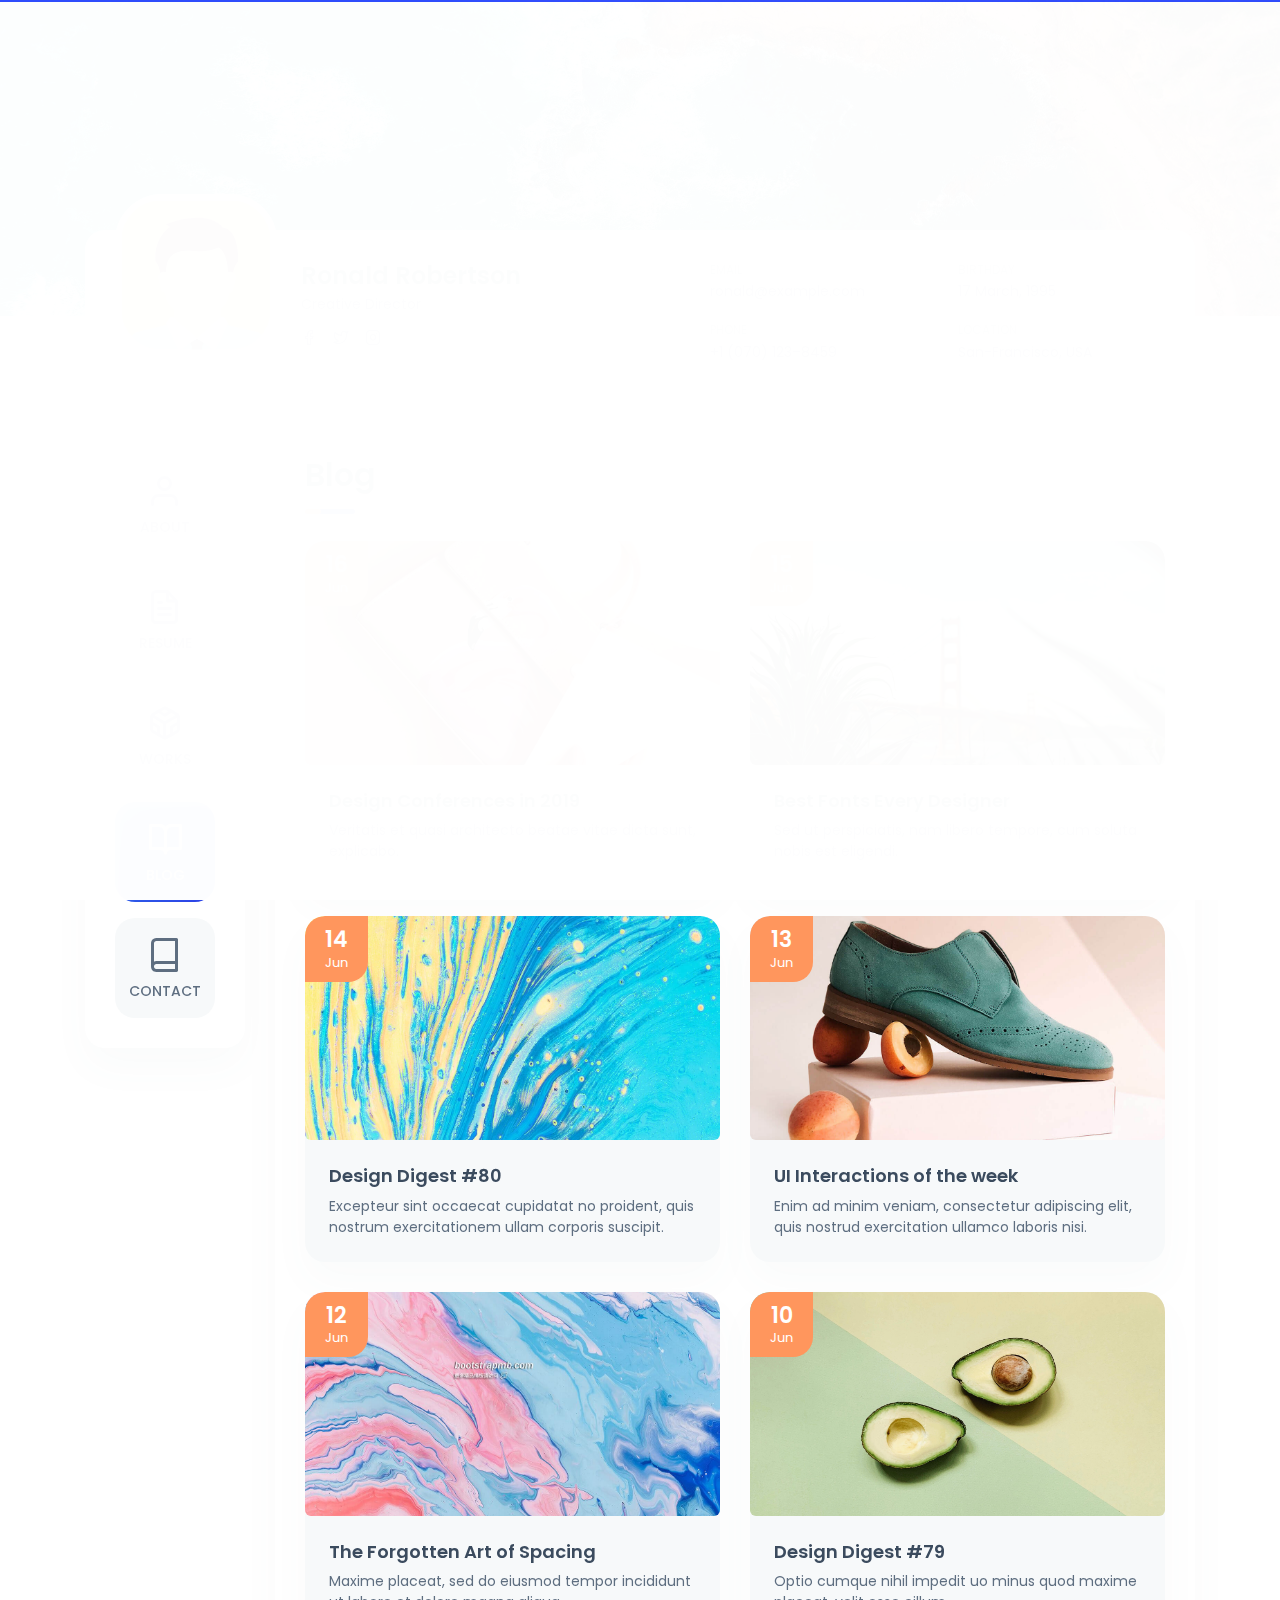
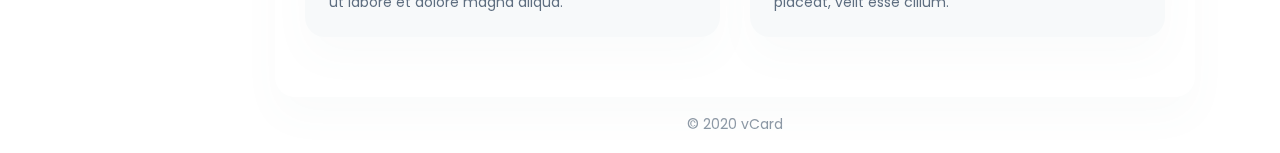
<file: blog.html>
﻿<!DOCTYPE html>
<html lang="en">

<head>
    <meta charset="utf-8" />
    <title>vCard - Blog</title>

	<!-- Meta Data -->
	<meta http-equiv="X-UA-Compatible" content="IE=edge">
	<meta name="viewport" content="width=device-width, initial-scale=1, shrink-to-fit=no">
	<meta name="format-detection" content="telephone=no"/>
    <meta name="format-detection" content="address=no"/>
    <meta name="author" content="ArtTemplate" />
    <meta name="description" content="vCard" />

    <!-- Twitter data -->
    <meta name="twitter:card" content="summary_large_image">
    <meta name="twitter:site" content="@ArtTemplates">
    <meta name="twitter:title" content="vCard">
    <meta name="twitter:description" content="vCard">
    <meta name="twitter:image" content="assets/images/social.jpg">

    <!-- Open Graph data -->
    <meta property="og:title" content="ArtTemplate" />
    <meta property="og:type" content="website" />
    <meta property="og:url" content="your url website" />
    <meta property="og:image" content="assets/images/social.jpg" />
    <meta property="og:description" content="vCard" />
    <meta property="og:site_name" content="vCard" />

	<!-- Favicons -->
	<link rel="apple-touch-icon" sizes="144x144" href="assets/images/favicons/apple-touch-icon-144x144.png">
	<link rel="apple-touch-icon" sizes="114x114" href="assets/images/favicons/apple-touch-icon-114x114.png">
	<link rel="apple-touch-icon" sizes="72x72" href="assets/images/favicons/apple-touch-icon-72x72.png">
	<link rel="apple-touch-icon" sizes="57x57" href="assets/images/favicons/apple-touch-icon-57x57.png">
	<link rel="shortcut icon" href="assets/images/favicons/favicon.png" type="image/png">

    <!-- Styles -->
	<link rel="stylesheet" type="text/css" href="assets/styles/style.css"/>
    <link rel="stylesheet" type="text/css" href="assets/demo/style-demo.css"/>
	
</head>
<body>
    <!-- Preloader -->
    <div class="preloader">
	    <div class="preloader__wrap">
		    <div class="circle-pulse">
                <div class="circle-pulse__1"></div>
                <div class="circle-pulse__2"></div>
            </div>
		    <div class="preloader__progress"><span></span></div>
		</div>
	</div>

    <main class="main">
	    <!-- Header Image -->
		<div class="header-image">
		    <div class="js-parallax" style="background-image: url(assets/img/image_header.jpg);"></div>
		</div>
		
	    <div class="container gutter-top">
		    <!-- Header -->
		    <header class="header box">
			    <div class="header__left">
				    <div class="header__photo">
					    <img class="header__photo-img" src="assets/img/main-photo.svg" alt="Ronald Robertson">
					</div>
					<div class="header__base-info">
					    <h4 class="title titl--h4">Ronald Robertson</h4>
						<div class="status">Creative Director</div>
						<ul class="header__social">
						    <li><a href="https://www.facebook.com"><i class="font-icon icon-facebook1"></i></a></li>
						    <li><a href="https://www.twitter.com"><i class="font-icon icon-twitter1"></i></a></li>
							<li><a href="https://www.instagram.com"><i class="font-icon icon-instagram1"></i></a></li>
						</ul>
					</div>
				</div>
				<div class="header__right">
				    <ul class="header__contact">
					    <li><span class="overhead">Email</span>ronald@example.com</li>
						<li><span class="overhead">Phone</span>+1 (070) 123–8459</li>
					</ul>
					<ul class="header__contact">
					    <li><span class="overhead">Birthday</span>17 March, 1995</li>
						<li><span class="overhead">Location</span>San-Francisco, USA</li>
					</ul>
				</div>
			</header>
		        
			<div class="row sticky-parent">
			    <!-- Sidebar nav -->
                <aside class="col-12 col-md-12 col-lg-2">
				    <div class="sidebar box sticky-column">
	                    <ul class="nav">
                            <li class="nav__item"><a href="index.html"><i class="icon-user"></i>About</a></li>
							<li class="nav__item"><a href="resume.html"><i class="icon-file-text"></i>Resume</a></li>
                            <li class="nav__item"><a href="works.html"><i class="icon-codesandbox"></i> Works</a></li>
                            <li class="nav__item"><a class="active" href="blog.html"><i class="icon-book-open"></i>Blog</a></li>
                            <li class="nav__item"><a href="contact.html"><i class="icon-book"></i>Contact</a></li>
                        </ul>
					</div>
		        </aside>
				
				<!-- Content -->
		        <div class="col-12 col-md-12 col-lg-10">
				    <div class="box box-content">
					    <div class="pb-2">
		                    <h1 class="title title--h1 first-title title__separate">Blog</h1>
					    </div>

						<!-- News -->
						<div class="news-grid">
							<!-- Post -->
							<article class="news-item box">
							    <div class="news-item__image-wrap overlay overlay--45">
								    <div class="news-item__date">16<span>Jun</span></div>
									<a class="news-item__link" href="single-post.html"></a>
								    <img class="cover lazyload" src="assets/img/image_02.jpg" alt="" />
								</div>
								<div class="news-item__caption">
								    <h2 class="title title--h4">Design Conferences in 2019</h2>
									<p>Veritatis et quasi architecto beatae vitae dicta sunt, explicabo.</p>
								</div>
							</article>

							<!-- Post -->
							<article class="news-item box">
							    <div class="news-item__image-wrap overlay overlay--45">
								    <div class="news-item__date">15<span>Jun</span></div>
									<a class="news-item__link" href="single-post.html"></a>
								    <img class="cover lazyload" src="assets/img/image_06.jpg" alt="" />
								</div>
								<div class="news-item__caption">
								    <h2 class="title title--h4">Best Fonts Every Designer</h2>
									<p>Sed ut perspiciatis, nam libero tempore, cum soluta nobis est eligendi.</p>
								</div>
							</article>

							<!-- Post -->
							<article class="news-item box">
							    <div class="news-item__image-wrap overlay overlay--45">
								    <div class="news-item__date">14<span>Jun</span></div>
									<a class="news-item__link" href="single-post.html"></a>
								    <img class="cover lazyload" src="assets/img/image_08.jpg" alt="" />
								</div>
								<div class="news-item__caption">
								    <h2 class="title title--h4">Design Digest #80</h2>
									<p>Excepteur sint occaecat cupidatat no proident, quis nostrum exercitationem ullam corporis suscipit.</p>
								</div>
							</article>
							
							<!-- Post -->
							<article class="news-item box">
							    <div class="news-item__image-wrap overlay overlay--45">
								    <div class="news-item__date">13<span>Jun</span></div>
									<a class="news-item__link" href="single-post.html"></a>
								    <img class="cover lazyload" src="assets/img/image_07.jpg" alt="" />
								</div>
								<div class="news-item__caption">
								    <h2 class="title title--h4">UI Interactions of the week</h2>
									<p>Enim ad minim veniam, consectetur adipiscing elit, quis nostrud exercitation ullamco laboris nisi.</p>
								</div>
							</article>
							
							<!-- Post -->
							<article class="news-item box">
							    <div class="news-item__image-wrap overlay overlay--45">
								    <div class="news-item__date">12<span>Jun</span></div>
									<a class="news-item__link" href="single-post.html"></a>
								    <img class="cover lazyload" src="assets/img/image_05.jpg" alt="" />
								</div>
								<div class="news-item__caption">
								    <h2 class="title title--h4">The Forgotten Art of Spacing</h2>
									<p>Maxime placeat, sed do eiusmod tempor incididunt ut labore et dolore magna aliqua.</p>
								</div>
							</article>
							
							<!-- Post -->
							<article class="news-item box">
							    <div class="news-item__image-wrap overlay overlay--45">
								    <div class="news-item__date">10<span>Jun</span></div>
									<a class="news-item__link" href="single-post.html"></a>
								    <img class="cover lazyload" src="assets/img/image_01.jpg" alt="" />
								</div>
								<div class="news-item__caption">
								    <h2 class="title title--h4">Design Digest #79</h2>
									<p>Optio cumque nihil impedit uo minus quod maxime placeat, velit esse cillum.</p>
								</div>
							</article>
						</div>
					</div>
					
					<!-- Footer -->
					<footer class="footer">© 2020 vCard</footer>
		        </div>
			</div>
		</div>	
    </main>

    <div class="back-to-top"></div>
	
    <!-- SVG masks -->
    <svg class="svg-defs">
        <clipPath id="avatar-box">
            <path d="M1.85379 38.4859C2.9221 18.6653 18.6653 2.92275 38.4858 1.85453 56.0986.905299 77.2792 0 94 0c16.721 0 37.901.905299 55.514 1.85453 19.821 1.06822 35.564 16.81077 36.632 36.63137C187.095 56.0922 188 77.267 188 94c0 16.733-.905 37.908-1.854 55.514-1.068 19.821-16.811 35.563-36.632 36.631C131.901 187.095 110.721 188 94 188c-16.7208 0-37.9014-.905-55.5142-1.855-19.8205-1.068-35.5637-16.81-36.63201-36.631C.904831 131.908 0 110.733 0 94c0-16.733.904831-37.9078 1.85379-55.5141z"/>
        </clipPath>
        <clipPath id="avatar-hexagon">
             <path d="M0 27.2891c0-4.6662 2.4889-8.976 6.52491-11.2986L31.308 1.72845c3.98-2.290382 8.8697-2.305446 12.8637-.03963l25.234 14.31558C73.4807 18.3162 76 22.6478 76 27.3426V56.684c0 4.6805-2.5041 9.0013-6.5597 11.3186L44.4317 82.2915c-3.9869 2.278-8.8765 2.278-12.8634 0L6.55974 68.0026C2.50414 65.6853 0 61.3645 0 56.684V27.2891z"/>
        </clipPath>		
    </svg>
    
 
	
	<!-- JavaScripts -->
	<script src="assets/js/jquery-3.4.1.min.js"></script>
	<script src="assets/js/plugins.min.js"></script>
    <script src="assets/js/common.js"></script>
    
	<script src="assets/demo/plugins-demo.js"></script>
</body>
</html>
</file>
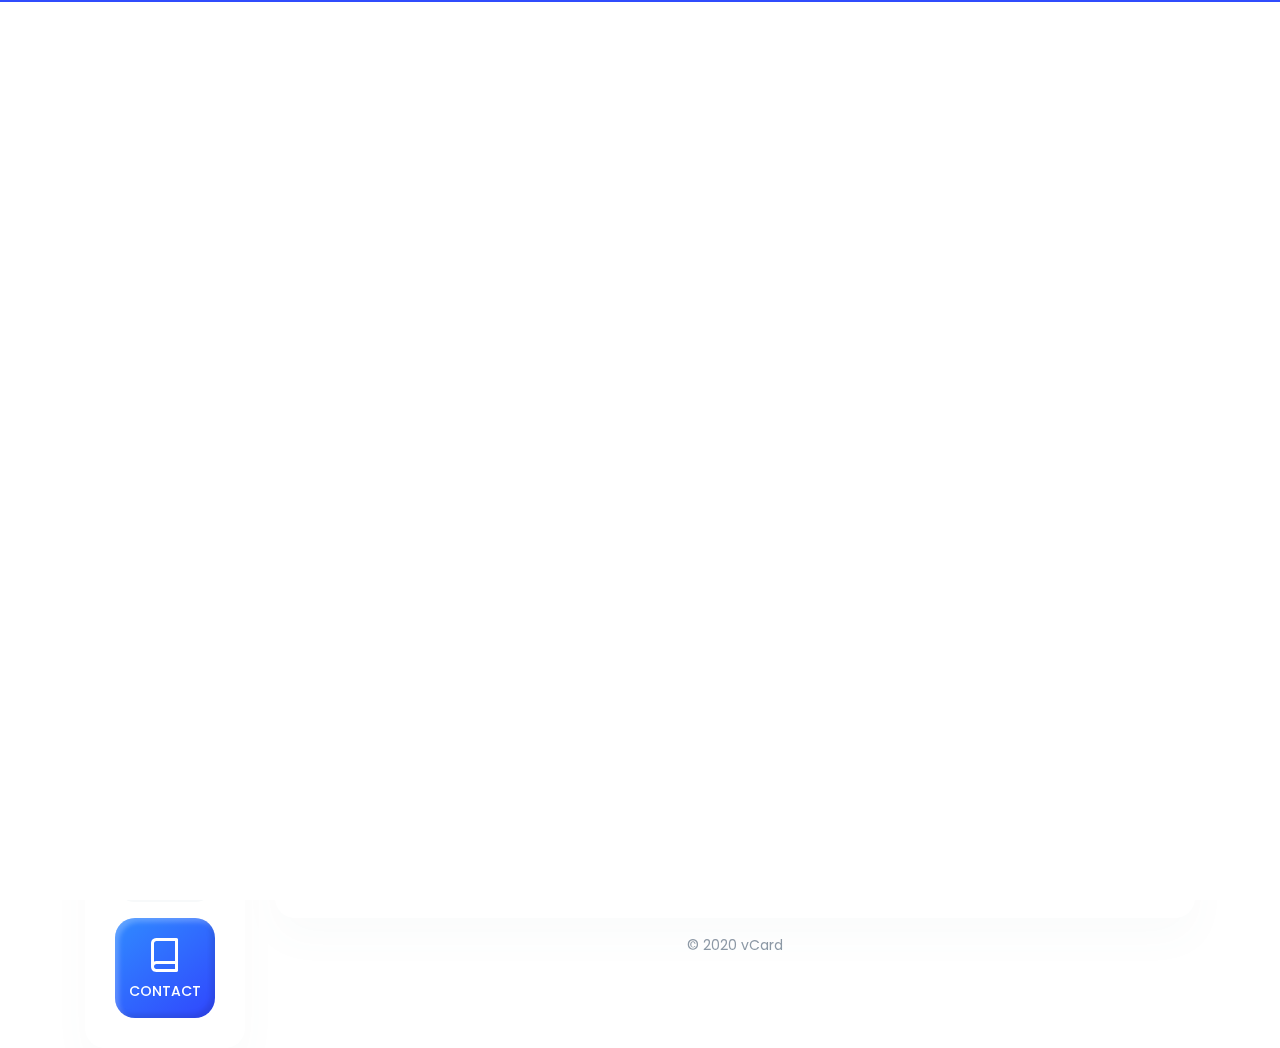
<file: contact.html>
﻿<!DOCTYPE html>
<html lang="en">

<head>
    <meta charset="utf-8" />
    <title>vCard - Contact</title>

	<!-- Meta Data -->
	<meta http-equiv="X-UA-Compatible" content="IE=edge">
	<meta name="viewport" content="width=device-width, initial-scale=1, shrink-to-fit=no">
	<meta name="format-detection" content="telephone=no"/>
    <meta name="format-detection" content="address=no"/>
    <meta name="author" content="ArtTemplate" />
    <meta name="description" content="vCard" />

    <!-- Twitter data -->
    <meta name="twitter:card" content="summary_large_image">
    <meta name="twitter:site" content="@ArtTemplates">
    <meta name="twitter:title" content="vCard">
    <meta name="twitter:description" content="vCard">
    <meta name="twitter:image" content="assets/images/social.jpg">

    <!-- Open Graph data -->
    <meta property="og:title" content="ArtTemplate" />
    <meta property="og:type" content="website" />
    <meta property="og:url" content="your url website" />
    <meta property="og:image" content="assets/images/social.jpg" />
    <meta property="og:description" content="vCard" />
    <meta property="og:site_name" content="vCard" />

	<!-- Favicons -->
	<link rel="apple-touch-icon" sizes="144x144" href="assets/images/favicons/apple-touch-icon-144x144.png">
	<link rel="apple-touch-icon" sizes="114x114" href="assets/images/favicons/apple-touch-icon-114x114.png">
	<link rel="apple-touch-icon" sizes="72x72" href="assets/images/favicons/apple-touch-icon-72x72.png">
	<link rel="apple-touch-icon" sizes="57x57" href="assets/images/favicons/apple-touch-icon-57x57.png">
	<link rel="shortcut icon" href="assets/images/favicons/favicon.png" type="image/png">

    <!-- Styles -->
	<link rel="stylesheet" type="text/css" href="assets/styles/style.css"/>
    <link rel="stylesheet" type="text/css" href="assets/demo/style-demo.css"/>
	
</head>
<body>
    <!-- Preloader -->
    <div class="preloader">
	    <div class="preloader__wrap">
		    <div class="circle-pulse">
                <div class="circle-pulse__1"></div>
                <div class="circle-pulse__2"></div>
            </div>
		    <div class="preloader__progress"><span></span></div>
		</div>
	</div>

    <main class="main">
	    <!-- Header Image -->
		<div class="header-image">
		    <div class="js-parallax" style="background-image: url(assets/img/image_header.jpg);"></div>
		</div>
		
	    <div class="container gutter-top">
		    <!-- Header -->
		    <header class="header box">
			    <div class="header__left">
				    <div class="header__photo">
					    <img class="header__photo-img" src="assets/img/main-photo.svg" alt="Ronald Robertson">
					</div>
					<div class="header__base-info">
					    <h4 class="title titl--h4">Ronald Robertson</h4>
						<div class="status">Creative Director</div>
						<ul class="header__social">
						    <li><a href="https://www.facebook.com"><i class="font-icon icon-facebook1"></i></a></li>
						    <li><a href="https://www.twitter.com"><i class="font-icon icon-twitter1"></i></a></li>
							<li><a href="https://www.instagram.com"><i class="font-icon icon-instagram1"></i></a></li>
						</ul>
					</div>
				</div>
				<div class="header__right">
				    <ul class="header__contact">
					    <li><span class="overhead">Email</span>ronald@example.com</li>
						<li><span class="overhead">Phone</span>+1 (070) 123–8459</li>
					</ul>
					<ul class="header__contact">
					    <li><span class="overhead">Birthday</span>17 March, 1995</li>
						<li><span class="overhead">Location</span>San-Francisco, USA</li>
					</ul>
				</div>
			</header>
		        
			<div class="row sticky-parent">
			    <!-- Sidebar nav -->
                <aside class="col-12 col-md-12 col-lg-2">
				    <div class="sidebar box sticky-column">
	                    <ul class="nav">
                            <li class="nav__item"><a href="index.html"><i class="icon-user"></i>About</a></li>
							<li class="nav__item"><a href="resume.html"><i class="icon-file-text"></i>Resume</a></li>
                            <li class="nav__item"><a href="works.html"><i class="icon-codesandbox"></i> Works</a></li>
                            <li class="nav__item"><a href="blog.html"><i class="icon-book-open"></i>Blog</a></li>
                            <li class="nav__item"><a class="active" href="contact.html"><i class="icon-book"></i>Contact</a></li>
                        </ul>
					</div>
		        </aside>
				
				<!-- Content -->
		        <div class="col-12 col-md-12 col-lg-10">
				    <div class="box box-content">
					    <div class="pb-2">
		                    <h1 class="title title--h1 first-title title__separate">Contact</h1>
					    </div>

						<!-- Contact -->
						<h2 class="title title--h3">Contact Form</h2>
							
						<form id="contact-form" class="contact-form" data-toggle="validator">
                            <div class="row">
				                <div class="form-group col-12 col-md-6">
                                    <input type="text" class="form-control" id="nameContact" name="nameContact" placeholder="Full name" required="required" autocomplete="on" oninvalid="setCustomValidity('Fill in the field')" onkeyup="setCustomValidity('')">
								    <div class="help-block with-errors"></div>
				                </div>
				                <div class="form-group col-12 col-md-6">
                                    <input type="email" class="form-control" id="emailContact" name="emailContact" placeholder="Email address" required="required" autocomplete="on" oninvalid="setCustomValidity('Email is incorrect')" onkeyup="setCustomValidity('')">
								    <div class="help-block with-errors"></div>
				                </div>
				                <div class="form-group col-12 col-md-12">
                                    <textarea class="textarea form-control" id="messageContact" name="messageContact" placeholder="Your Message"  rows="4" required="required" oninvalid="setCustomValidity('Fill in the field')" onkeyup="setCustomValidity('')"></textarea>
								    <div class="help-block with-errors"></div>
				                </div>
						    </div>
							<div class="row">
				                <div class="col-12 col-md-6 order-2 order-md-1 text-center text-md-left">
					                <div id="validator-contact" class="hidden"></div>
				                </div>
				                <div class="col-12 col-md-6 order-1 order-md-2 text-right">
					                <button type="submit" class="btn"><i class="font-icon icon-send"></i> Send Message</button>
				                </div>
			                </div>
		                </form>
					</div>
					
					<!-- Footer -->
					<footer class="footer">© 2020 vCard</footer>
		        </div>
			</div>
		</div>	
    </main>

    <div class="back-to-top"></div>
	
    <!-- SVG masks -->
    <svg class="svg-defs">
        <clipPath id="avatar-box">
            <path d="M1.85379 38.4859C2.9221 18.6653 18.6653 2.92275 38.4858 1.85453 56.0986.905299 77.2792 0 94 0c16.721 0 37.901.905299 55.514 1.85453 19.821 1.06822 35.564 16.81077 36.632 36.63137C187.095 56.0922 188 77.267 188 94c0 16.733-.905 37.908-1.854 55.514-1.068 19.821-16.811 35.563-36.632 36.631C131.901 187.095 110.721 188 94 188c-16.7208 0-37.9014-.905-55.5142-1.855-19.8205-1.068-35.5637-16.81-36.63201-36.631C.904831 131.908 0 110.733 0 94c0-16.733.904831-37.9078 1.85379-55.5141z"/>
        </clipPath>
        <clipPath id="avatar-hexagon">
             <path d="M0 27.2891c0-4.6662 2.4889-8.976 6.52491-11.2986L31.308 1.72845c3.98-2.290382 8.8697-2.305446 12.8637-.03963l25.234 14.31558C73.4807 18.3162 76 22.6478 76 27.3426V56.684c0 4.6805-2.5041 9.0013-6.5597 11.3186L44.4317 82.2915c-3.9869 2.278-8.8765 2.278-12.8634 0L6.55974 68.0026C2.50414 65.6853 0 61.3645 0 56.684V27.2891z"/>
        </clipPath>		
    </svg>
    
 
	
	<!-- JavaScripts -->
	<script src="assets/js/jquery-3.4.1.min.js"></script>
	<script src="assets/js/plugins.min.js"></script>
    <script src="assets/js/common.js"></script>
	
    <script src="assets/demo/plugins-demo.js"></script>
</body>
</html>
</file>
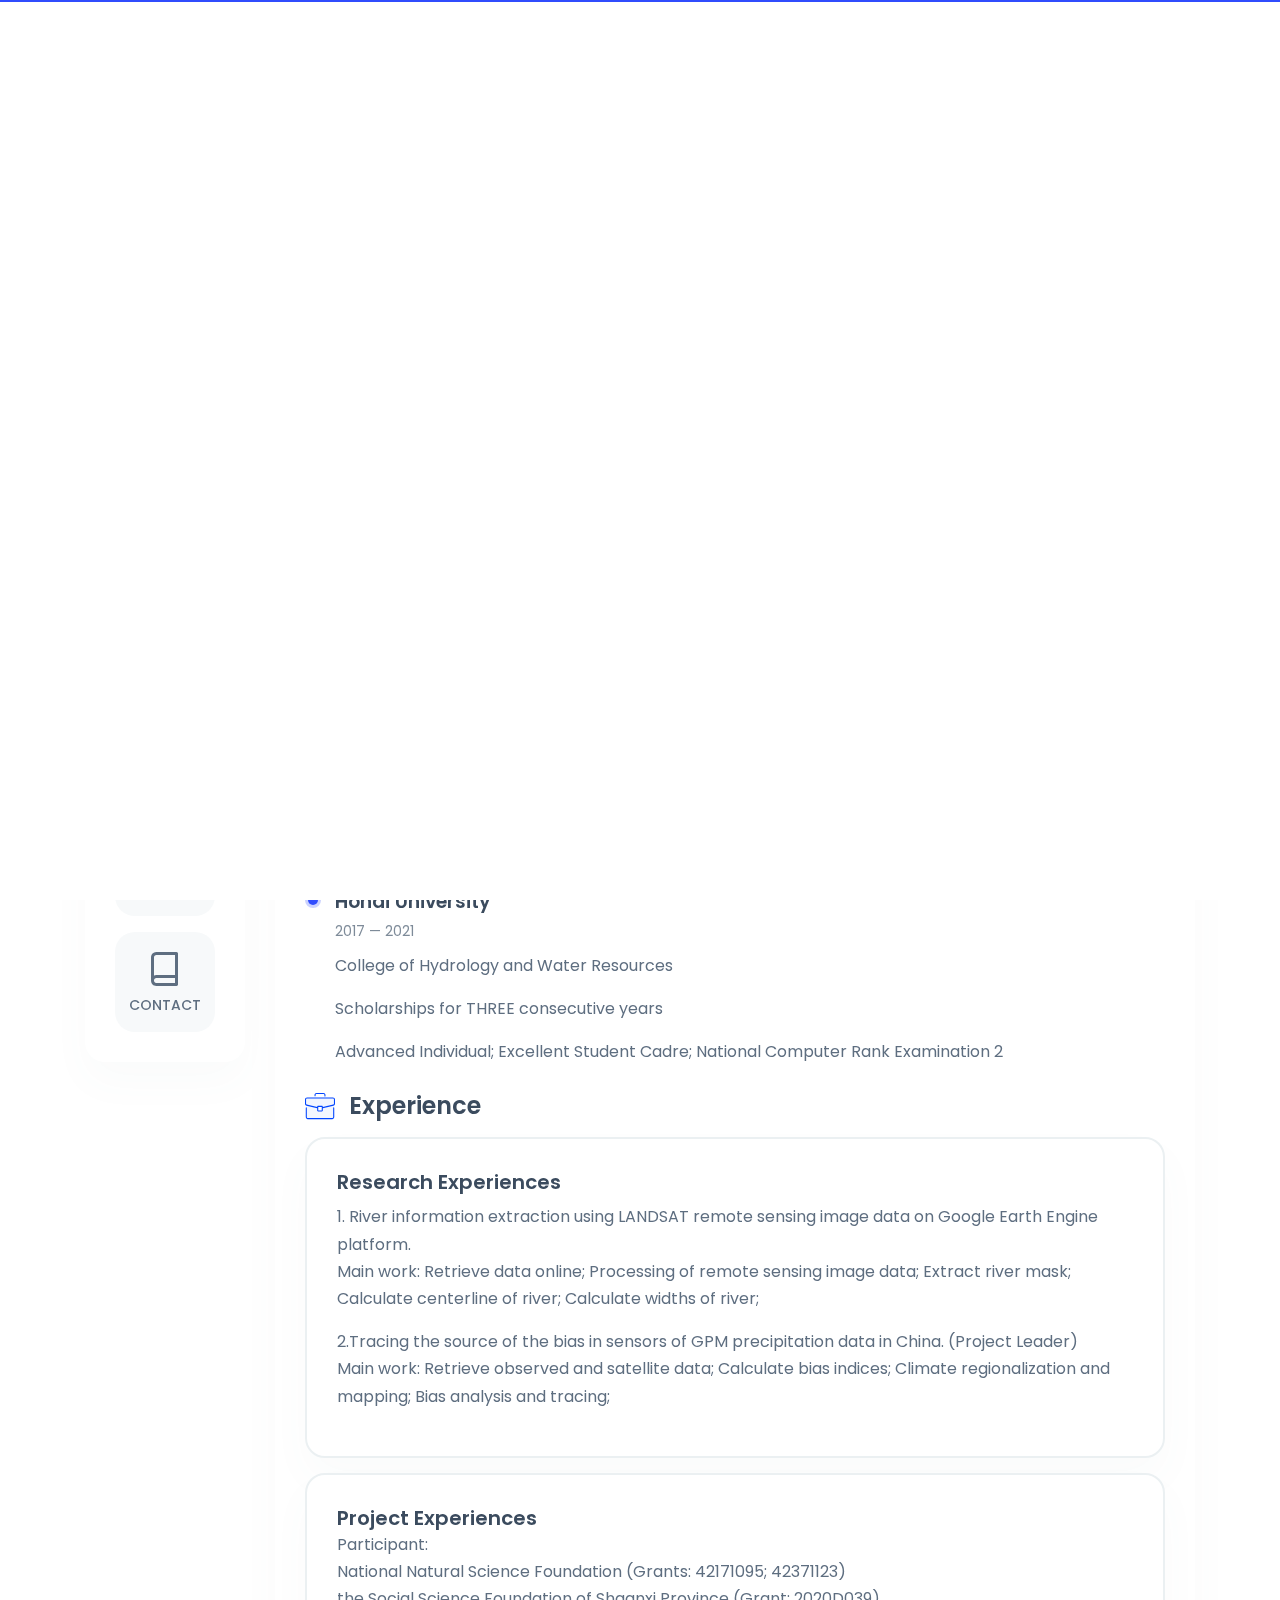
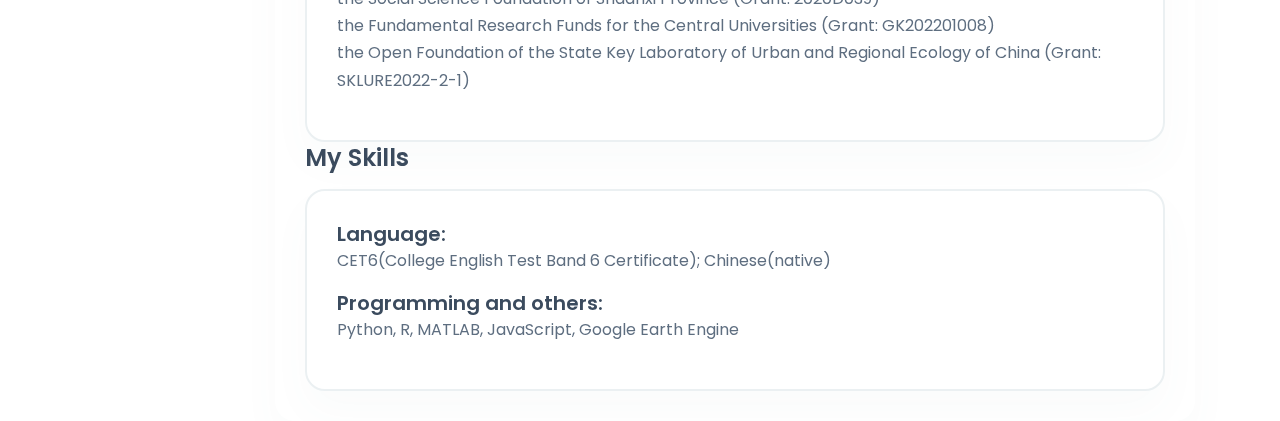
<file: resume.html>
﻿<!DOCTYPE html>
<html lang="en">

<head>
    <meta charset="utf-8" />
    <title>vCard - Resume</title>

	<!-- Meta Data -->
	<meta http-equiv="X-UA-Compatible" content="IE=edge">
	<meta name="viewport" content="width=device-width, initial-scale=1, shrink-to-fit=no">
	<meta name="format-detection" content="telephone=no"/>
    <meta name="format-detection" content="address=no"/>
    <meta name="author" content="ArtTemplate" />
    <meta name="description" content="vCard" />

    <!-- Twitter data -->
    <meta name="twitter:card" content="summary_large_image">
    <meta name="twitter:site" content="@ArtTemplates">
    <meta name="twitter:title" content="vCard">
    <meta name="twitter:description" content="vCard">
    <meta name="twitter:image" content="assets/images/social.jpg">

    <!-- Open Graph data -->
    <meta property="og:title" content="ArtTemplate" />
    <meta property="og:type" content="website" />
    <meta property="og:url" content="your url website" />
    <meta property="og:image" content="assets/images/social.jpg" />
    <meta property="og:description" content="vCard" />
    <meta property="og:site_name" content="vCard" />

	<!-- Favicons -->
	<link rel="apple-touch-icon" sizes="144x144" href="assets/images/favicons/apple-touch-icon-144x144.png">
	<link rel="apple-touch-icon" sizes="114x114" href="assets/images/favicons/apple-touch-icon-114x114.png">
	<link rel="apple-touch-icon" sizes="72x72" href="assets/images/favicons/apple-touch-icon-72x72.png">
	<link rel="apple-touch-icon" sizes="57x57" href="assets/images/favicons/apple-touch-icon-57x57.png">
	<link rel="shortcut icon" href="assets/images/favicons/favicon.png" type="image/png">

    <!-- Styles -->
	<link rel="stylesheet" type="text/css" href="assets/styles/style.css"/>
    <link rel="stylesheet" type="text/css" href="assets/demo/style-demo.css"/>
</head>
<body>
    <!-- Preloader -->
    <div class="preloader">
	    <div class="preloader__wrap">
		    <div class="circle-pulse">
                <div class="circle-pulse__1"></div>
                <div class="circle-pulse__2"></div>
            </div>
		    <div class="preloader__progress"><span></span></div>
		</div>
	</div>

    <main class="main">
	    <!-- Header Image -->
		<div class="header-image">
		    <div class="js-parallax" style="background-image: url(assets/img/image_header.jpg);"></div>
		</div>
		
	    <div class="container gutter-top">
		    <!-- Header -->
		    <header class="header box">
			    <div class="header__left">
				    <div class="header__photo">
					    <img class="header__photo-img" src="assets/img/main-photo.jpg" alt="Liang Juan" style="object-fit: cover;">
					</div>
					<div class="header__base-info">
					    <h4 class="title titl--h4">Juan Liang</h4>
						<div class="status-wrapper">
							<div class="status" style="font-size: 16px;">Student</div>
							<a href="D:\Desktop\简历英文2.docx" download>
								<img src="assets/img/pdf.png" alt="Download PDF" style="cursor:pointer; width: 32px; height: 32px; vertical-align: middle; margin-left: 5px;">
							</a>
						</div>
					</div>
				</div>
				<div class="header__right">
					<ul class="header__contact">
					    <li><span class="overhead" style="font-size: 16px;">Email</span>liangjuangis@snnu.edu.cn</li>
						<li><span class="overhead" style="font-size: 16px;">Phone</span>15295796006</li>
					</ul>
					<ul class="header__contact">
					    <li><span class="overhead" style="font-size: 16px;">Birthday</span>29 January, 1998</li>
						<li><span class="overhead" style="font-size: 16px;">Location</span>Gui Zhou, China</li>
					</ul>
				</div>
			</header>
			
		    <div class="row sticky-parent">
			    <!-- Sidebar nav -->
                <aside class="col-12 col-md-12 col-lg-2">
				    <div class="sidebar box sticky-column">
	                    <ul class="nav">
                            <li class="nav__item"><a href="index.html"><i class="icon-user"></i>About</a></li>
							<li class="nav__item"><a class="active" href="resume.html"><i class="icon-file-text"></i>Resume</a></li>
                            <li class="nav__item"><a href="works.html"><i class="icon-codesandbox"></i>Works</a></li>
                            <li class="nav__item"><a href="blog.html"><i class="icon-book-open"></i>Blog</a></li>
                            <li class="nav__item"><a href="contact.html"><i class="icon-book"></i>Contact</a></li>
                        </ul>
					</div>
		        </aside>
				
		        <!-- Content -->
		        <div class="col-12 col-md-12 col-lg-10">
				    <div class="box box-content">
					    <div class="pb-2">
		                    <h1 class="title title--h1 first-title title__separate">Resume</h1>
					    </div>
						
						<!-- Experience -->
						<div class="row">
							<div class="col-12">
								<h2 class="title title--h3"><img class="title-icon" src="assets/icons/icon-education.svg" alt="" /> Education</h2>
								<div class="timeline">
									<!-- Item -->
									<article class="timeline__item">
									    <h5 class="title title--h5 timeline__title" style="font-size: 19px;">Shaanxi Normal University</h5>
										<span class="timeline__period" style="font-size: 14px;">2021 — 2024</span>
										<p class="timeline__description" style="font-size: 16px;">School of Geography and Tourism</p>
										<p class="timeline__description" style="font-size: 16px;">Advisor: Prof. Xianfeng Liu; Postgraduate Studentship; GPA: 85.5/100</p>
										<p class="timeline__description" style="font-size: 16px;">Course: Data Analysis in Geography; Spatial Analysis</p>
										<p class="timeline__description" style="font-size: 16px;">Methods of Modern Geographical Research</p>
										<p class="timeline__description" style="font-size: 16px;">Geological Analysis in Remote sensing</p>
									</article>
                                        
									<!-- Item -->
									<article class="timeline__item">
									    <h5 class="title title--h5 timeline__title" style="font-size: 19px;">Hohai University</h5>
										<span class="timeline__period" style="font-size: 14px;">2017 — 2021</span>
										<p class="timeline__description" style="font-size: 16px;">College of Hydrology and Water Resources</p>
										<p class="timeline__description" style="font-size: 16px;">Scholarships for THREE consecutive years</p>
										<p class="timeline__description" style="font-size: 16px;">Advanced Individual; Excellent Student Cadre; National Computer Rank Examination 2</p>										
									</article>
                                        
								</div>	
							</div>
								
							<div class="col-12">
								<h2 class="title title--h3"><img class="title-icon" src="assets/icons/icon-experience.svg" alt="" /> Experience</h2>
								<div class="box box__border" style="margin-bottom: 15px;">
									<h4 style="font-size: 20px;">Research Experiences</h4>
									<p style="font-size: 16px; margin-bottom: 0px;">1. River information extraction using LANDSAT remote sensing image data on Google Earth Engine platform.</p>
									<p style="font-size: 16px;">Main work: Retrieve data online; Processing of remote sensing image data; Extract river mask; Calculate centerline of river; Calculate widths of river;</p>
									<p style="font-size: 16px; margin-bottom: 0px;">2.Tracing the source of the bias in sensors of GPM precipitation data in China. (Project Leader)</p>
									<p style="font-size: 16px;">Main work: Retrieve observed and satellite data; Calculate bias indices; Climate regionalization and mapping; Bias analysis and tracing;</p>
								</div>
								<div class="box box__border">
									<h4 style="font-size: 20px; margin-bottom: 0px;">Project Experiences</h4>
									<p style="font-size: 16px; margin-bottom: 0px;">Participant:</p>
									<p style="font-size: 16px; margin-bottom: 0px;">National Natural Science Foundation (Grants: 42171095; 42371123)</p>
									<p style="font-size: 16px; margin-bottom: 0px;">the Social Science Foundation of Shaanxi Province (Grant: 2020D039)</p>
									<p style="font-size: 16px; margin-bottom: 0px;">the Fundamental Research Funds for the Central Universities (Grant: GK202201008)</p>
									<p style="font-size: 16px;">the Open Foundation of the State Key Laboratory of Urban and Regional Ecology of China (Grant: SKLURE2022-2-1)</p>

								</div>
							</div>
						</div>


						
						<!-- Skills -->
						<div class="row">
							<div class="col-12">
						        <h2 class="title title--h3">My Skills</h2>
								<div class="box box__border">
									<h4 style="font-size: 20px; margin-bottom: 0px;">Language:</h4>
									<p style="font-size: 16px;">CET6(College English Test Band 6 Certificate); Chinese(native)</p>
									<h4 style="font-size: 20px; margin-bottom: 0px;">Programming and others:</h4>
									<p style="font-size: 16px;">Python, R, MATLAB, JavaScript, Google Earth Engine</p>
								</div>
                            </div>
						</div>
					</div>
					
					<!-- Footer
					<footer class="footer">© 2020 vCard</footer> -->
		        </div>
			</div>
		</div>
    </main>

    <div class="back-to-top"></div>
	
    <!-- SVG masks -->
    <svg class="svg-defs">
        <clipPath id="avatar-box">
            <path d="M1.85379 38.4859C2.9221 18.6653 18.6653 2.92275 38.4858 1.85453 56.0986.905299 77.2792 0 94 0c16.721 0 37.901.905299 55.514 1.85453 19.821 1.06822 35.564 16.81077 36.632 36.63137C187.095 56.0922 188 77.267 188 94c0 16.733-.905 37.908-1.854 55.514-1.068 19.821-16.811 35.563-36.632 36.631C131.901 187.095 110.721 188 94 188c-16.7208 0-37.9014-.905-55.5142-1.855-19.8205-1.068-35.5637-16.81-36.63201-36.631C.904831 131.908 0 110.733 0 94c0-16.733.904831-37.9078 1.85379-55.5141z"/>
        </clipPath>
        <clipPath id="avatar-hexagon">
             <path d="M0 27.2891c0-4.6662 2.4889-8.976 6.52491-11.2986L31.308 1.72845c3.98-2.290382 8.8697-2.305446 12.8637-.03963l25.234 14.31558C73.4807 18.3162 76 22.6478 76 27.3426V56.684c0 4.6805-2.5041 9.0013-6.5597 11.3186L44.4317 82.2915c-3.9869 2.278-8.8765 2.278-12.8634 0L6.55974 68.0026C2.50414 65.6853 0 61.3645 0 56.684V27.2891z"/>
        </clipPath>		
    </svg>
    
 
	
	<!-- JavaScripts -->
	<script src="assets/js/jquery-3.4.1.min.js"></script>
	<script src="assets/js/plugins.min.js"></script>
    <script src="assets/js/common.js"></script>
    
	<script src="assets/demo/plugins-demo.js"></script>
</body>
</html>
</file>
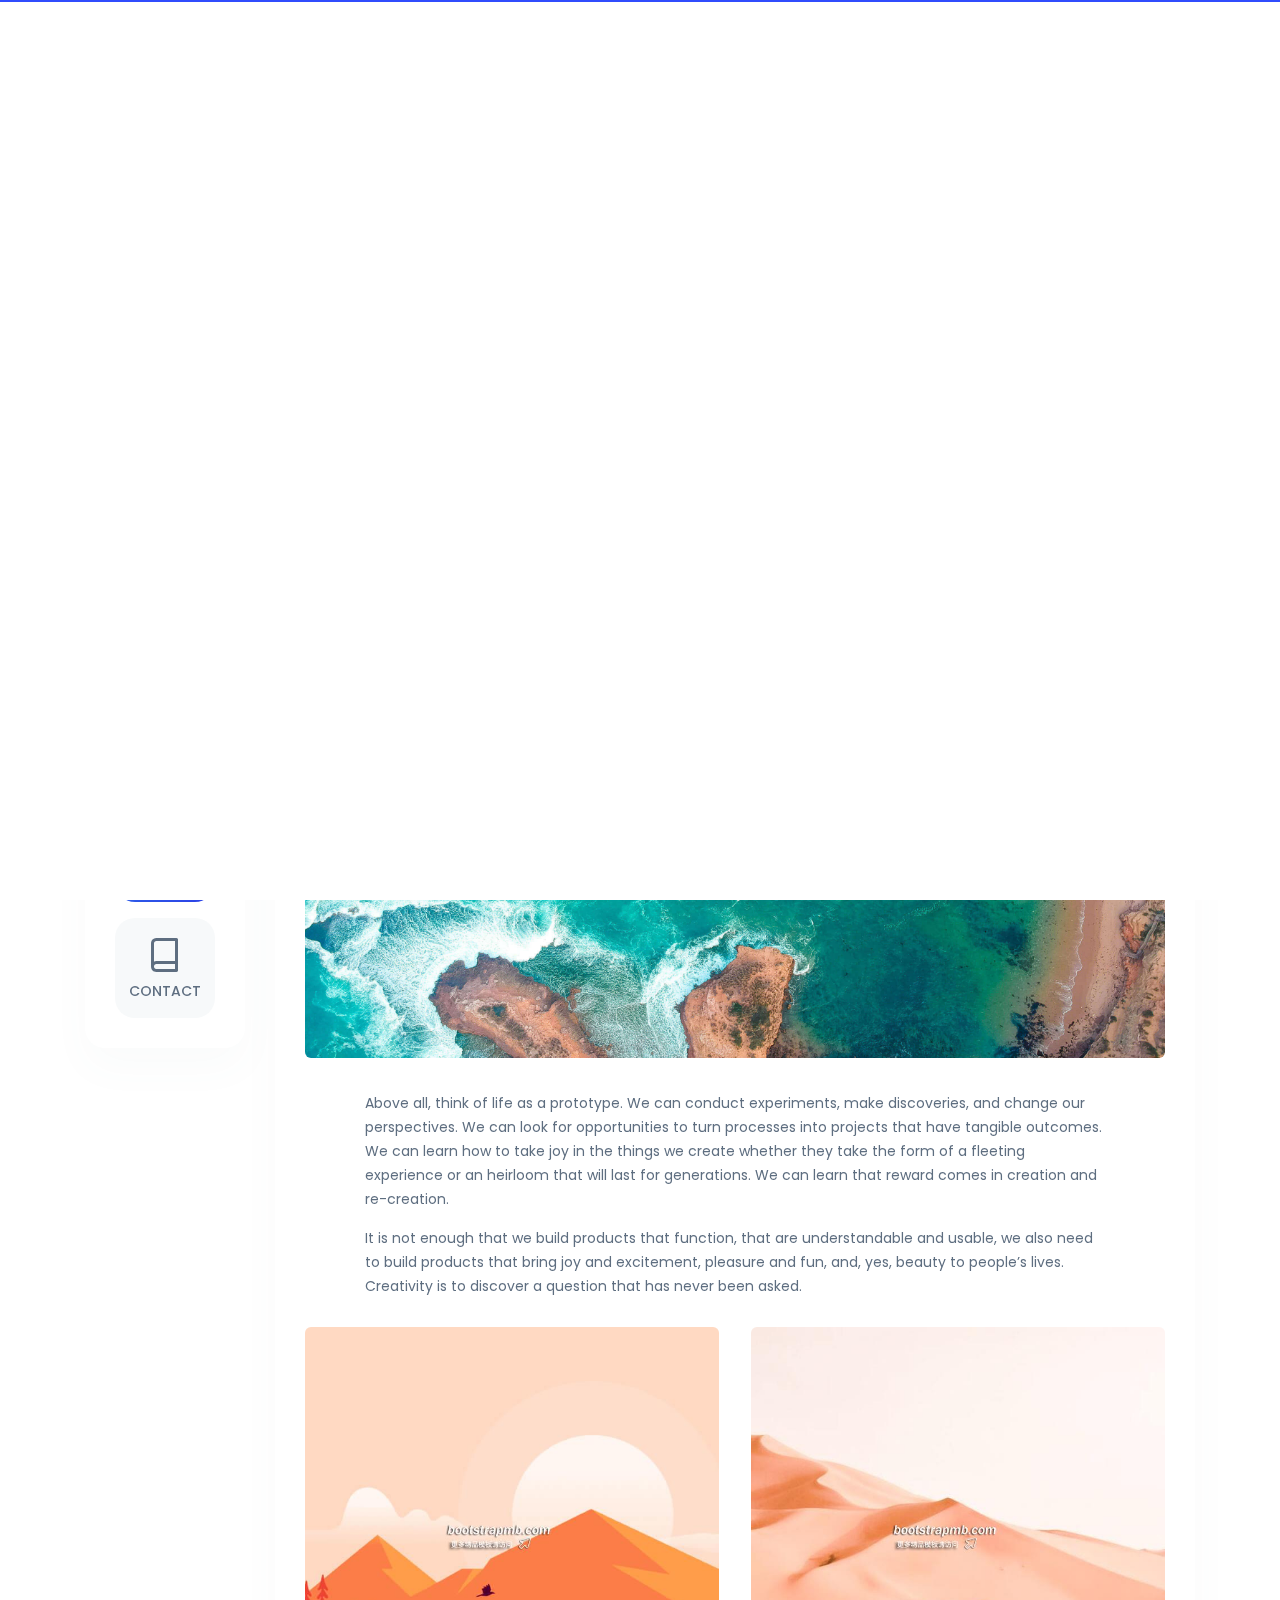
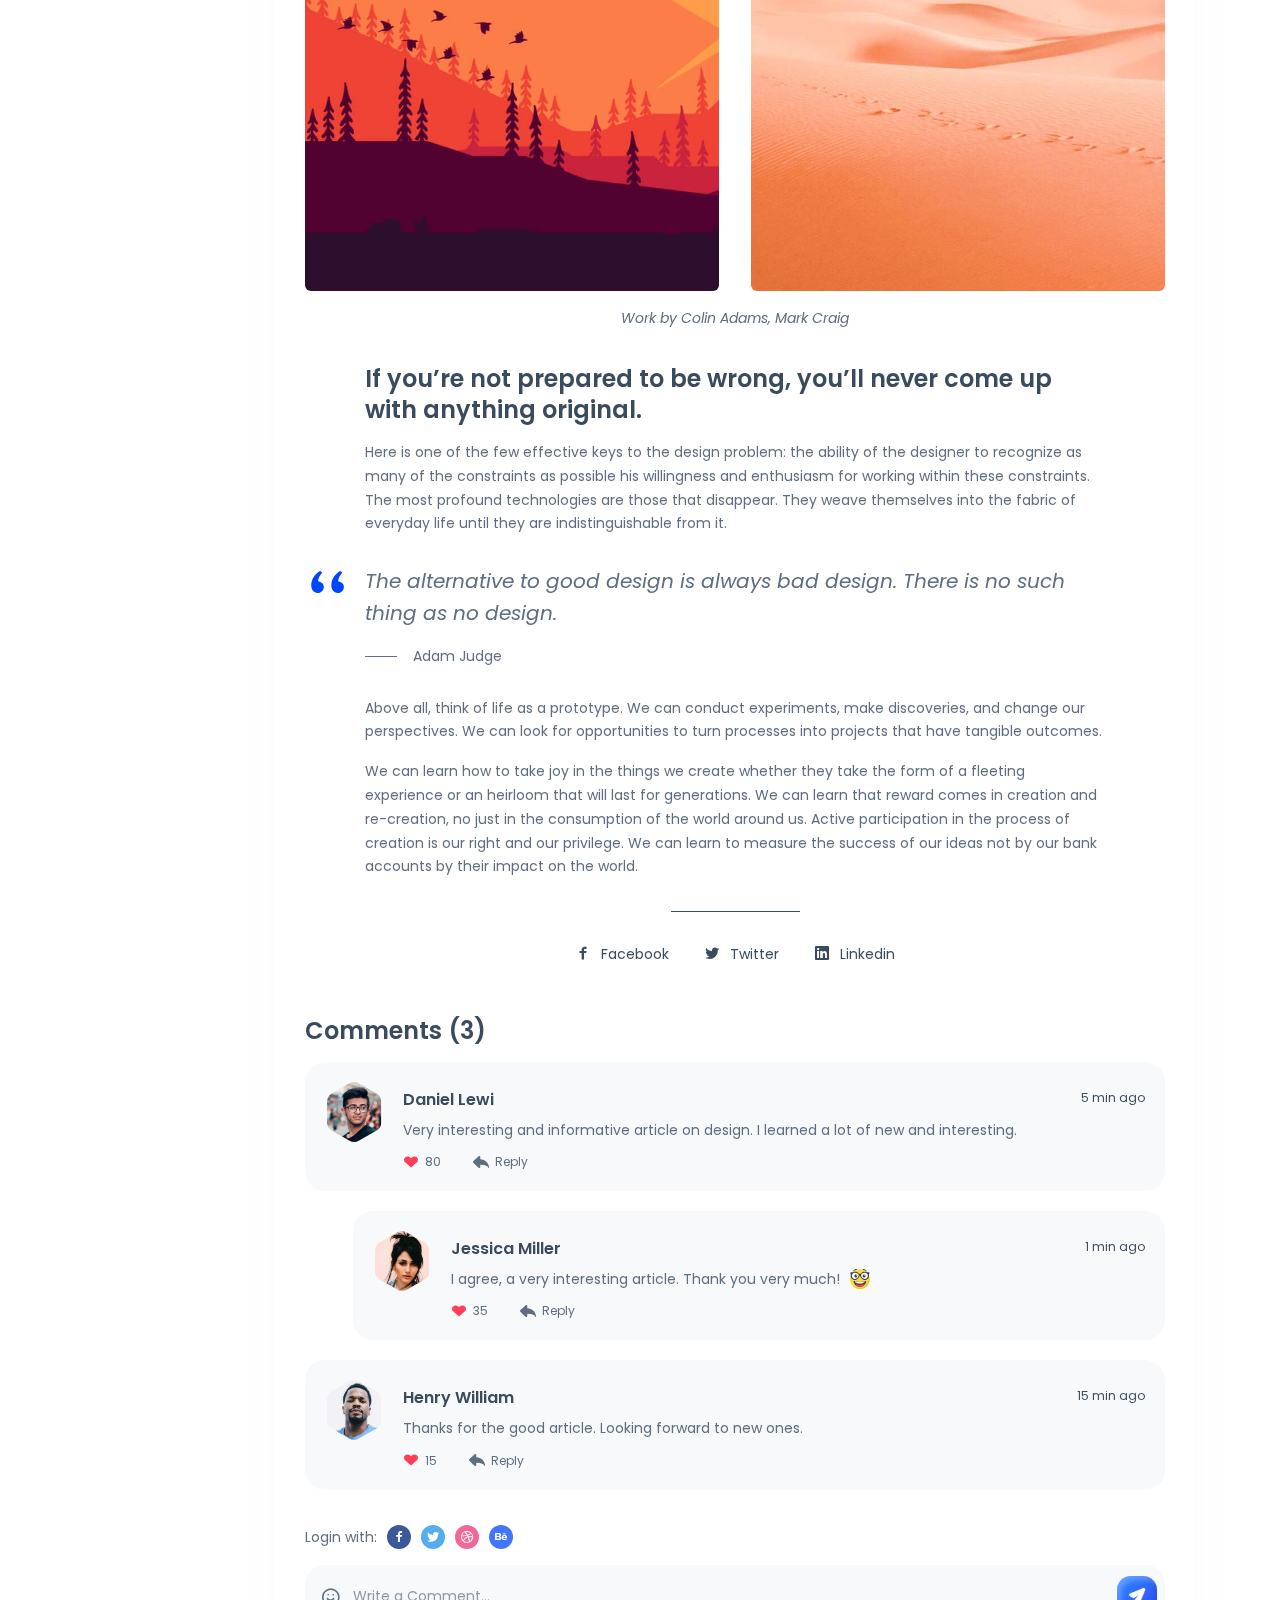
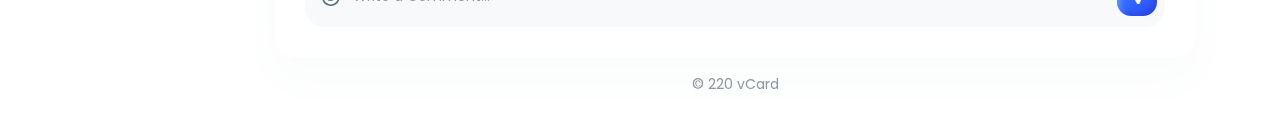
<file: single-post.html>
<!DOCTYPE html>
<html lang="en">

<head>
    <meta charset="utf-8" />
    <title>vCard - Post</title>

	<!-- Meta Data -->
	<meta http-equiv="X-UA-Compatible" content="IE=edge">
	<meta name="viewport" content="width=device-width, initial-scale=1, shrink-to-fit=no">
	<meta name="format-detection" content="telephone=no"/>
    <meta name="format-detection" content="address=no"/>
    <meta name="author" content="ArtTemplate" />
    <meta name="description" content="vCard" />

    <!-- Twitter data -->
    <meta name="twitter:card" content="summary_large_image">
    <meta name="twitter:site" content="@ArtTemplates">
    <meta name="twitter:title" content="vCard">
    <meta name="twitter:description" content="vCard">
    <meta name="twitter:image" content="assets/images/social.jpg">

    <!-- Open Graph data -->
    <meta property="og:title" content="ArtTemplate" />
    <meta property="og:type" content="website" />
    <meta property="og:url" content="your url website" />
    <meta property="og:image" content="assets/images/social.jpg" />
    <meta property="og:description" content="vCard" />
    <meta property="og:site_name" content="vCard" />

	<!-- Favicons -->
	<link rel="apple-touch-icon" sizes="144x144" href="assets/images/favicons/apple-touch-icon-144x144.png">
	<link rel="apple-touch-icon" sizes="114x114" href="assets/images/favicons/apple-touch-icon-114x114.png">
	<link rel="apple-touch-icon" sizes="72x72" href="assets/images/favicons/apple-touch-icon-72x72.png">
	<link rel="apple-touch-icon" sizes="57x57" href="assets/images/favicons/apple-touch-icon-57x57.png">
	<link rel="shortcut icon" href="assets/images/favicons/favicon.png" type="image/png">

    <!-- Styles -->
	<link rel="stylesheet" type="text/css" href="assets/styles/style.css"/>
    <link rel="stylesheet" type="text/css" href="assets/demo/style-demo.css"/>
	
</head>
<body>
    <!-- Preloader -->
    <div class="preloader">
	    <div class="preloader__wrap">
		    <div class="circle-pulse">
                <div class="circle-pulse__1"></div>
                <div class="circle-pulse__2"></div>
            </div>
		    <div class="preloader__progress"><span></span></div>
		</div>
	</div>

	<!-- Scroll Indicator -->
    <div class="scroll-line"></div>

    <main class="main">
	    <!-- Header Image -->
		<div class="header-image">
		    <div class="js-parallax" style="background-image: url(assets/img/image_header.jpg);"></div>
		</div>
		
	    <div class="container gutter-top">
		    <!-- Header -->
		    <header class="header box">
			    <div class="header__left">
				    <div class="header__photo">
					    <img class="header__photo-img" src="assets/img/main-photo.svg" alt="Ronald Robertson">
					</div>
					<div class="header__base-info">
					    <h4 class="title titl--h4">Ronald Robertson</h4>
						<div class="status">Creative Director</div>
						<ul class="header__social">
						    <li><a href="https://www.facebook.com"><i class="font-icon icon-facebook1"></i></a></li>
						    <li><a href="https://www.twitter.com"><i class="font-icon icon-twitter1"></i></a></li>
							<li><a href="https://www.instagram.com"><i class="font-icon icon-instagram1"></i></a></li>
						</ul>
					</div>
				</div>
				<div class="header__right">
				    <ul class="header__contact">
					    <li><span class="overhead">Email</span>ronald@example.com</li>
						<li><span class="overhead">Phone</span>+1 (070) 123–8459</li>
					</ul>
					<ul class="header__contact">
					    <li><span class="overhead">Birthday</span>17 March, 1995</li>
						<li><span class="overhead">Location</span>San-Francisco, USA</li>
					</ul>
				</div>
			</header>
		        
			<div class="row sticky-parent">
			    <!-- Sidebar nav -->
                <aside class="col-12 col-md-12 col-lg-2">
				    <div class="sidebar box sticky-column">
	                    <ul class="nav">
                            <li class="nav__item"><a href="about.html"><i class="icon-user"></i>About</a></li>
							<li class="nav__item"><a href="resume.html"><i class="icon-file-text"></i>Resume</a></li>
                            <li class="nav__item"><a href="works.html"><i class="icon-codesandbox"></i> Works</a></li>
                            <li class="nav__item"><a class="active" href="blog.html"><i class="icon-book-open"></i>Blog</a></li>
                            <li class="nav__item"><a href="contact.html"><i class="icon-book"></i>Contact</a></li>
                        </ul>
					</div>
		        </aside>
				
				<!-- Content -->
		        <div class="col-12 col-md-12 col-lg-10">
				    <div class="box box-content">
						<!-- Post -->
						<div class="pb-3">
						    <header class="header-post">
                                <h1 class="title title--h1">Design Conferences in 2019</h1>
								<div class="caption-post">
								    <p>Above all, think of life as a prototype. We can conduct experiments, make discoveries, and change our perspectives. We can look for opportunities to turn processes into projects that have tangible outcomes.</p>
								</div>
								<div class="header-post__image-wrap">
								    <img class="cover lazyload" src="assets/img/image_header.jpg" data-zoom alt="" />
								</div>
							</header>
							<div class="caption-post">
								<p>Above all, think of life as a prototype. We can conduct experiments, make discoveries, and change our perspectives. We can look for opportunities to turn processes into projects that have tangible outcomes. We can learn how to take joy in the things we create whether they take the form of a fleeting experience or an heirloom that will last for generations. We can learn that reward comes in creation and re-creation.</p>
								<p>It is not enough that we build products that function, that are understandable and usable, we also need to build products that bring joy and excitement, pleasure and fun, and, yes, beauty to people’s lives. Creativity is to discover a question that has never been asked.</p>
						    </div>
							<div class="gallery-post">
							    <img class="gallery-post__item cover lazyload" src="assets/img/image_10.jpg" data-zoom alt="" />
								<img class="gallery-post__item cover lazyload" src="assets/img/image_11.jpg" data-zoom alt="" />
								<div class="gallery-post__caption">Work by Colin Adams, Mark Craig</div>
							</div>
							<div class="caption-post">
							    <h3 class="title title--h3">If you’re not prepared to be wrong, you’ll never come up with anything original.</h3>
								<p>Here is one of the few effective keys to the design problem: the ability of the designer to recognize as many of the constraints as possible his willingness and enthusiasm for working within these constraints. The most profound technologies are those that disappear. They weave themselves into the fabric of everyday life until they are indistinguishable from it.</p>
								<blockquote class="block-quote">
								    <p>The alternative to good design is always bad design. There is no such thing as no design.</p>
								    <span class="block-quote__author">Adam Judge</span>
								</blockquote>
								<p>Above all, think of life as a prototype. We can conduct experiments, make discoveries, and change our perspectives. We can look for opportunities to turn processes into projects that have tangible outcomes.</p>
								<p>We can learn how to take joy in the things we create whether they take the form of a fleeting experience or an heirloom that will last for generations. We can learn that reward comes in creation and re-creation, no just in the consumption of the world around us. Active participation in the process of creation is our right and our privilege. We can learn to measure the success of our ideas not by our bank accounts by their impact on the world.</p>
							</div>
							<footer class="footer-post">
							    <a class="footer-post__share" href="http://facebook.com"><i class="font-icon icon-facebook"></i><span>Facebook</span></a>
								<a class="footer-post__share" href="http://twitter.com"><i class="font-icon icon-twitter"></i><span>Twitter</span></a>
								<a class="footer-post__share" href="http://linkedin.com"><i class="font-icon icon-linkedin"></i><span>Linkedin</span></a>
							</footer>
						</div>
						
						<div class="box-inner box-inner--rounded">
						    <h2 class="title title--h3">Comments <span class="color--light">(3)</span></h2>
							
							<!-- Comment -->
			                <div class="comment-box">
							    <div class="comment-box__inner">
                                    <svg class="avatar avatar--60" viewBox="0 0 84 84">
                                        <g class="avatar__hexagon">
                                            <image xlink:href="assets/img/avatar-2.jpg" height="100%" width="100%" />
                                        </g>
                                    </svg>
                                    <div class="comment-box__body">
                                        <h5 class="comment-box__details"><span>Daniel Lewi</span><span class="comment-box__details-date">5 min ago</span></h5>
                                        <p>Very interesting and informative article on design. I learned a lot of new and interesting.</p>

										<ul class="comment-box__footer">
										    <li><i class="font-icon icon-like-fill"></i> <span>80</span></li>
										    <li><i class="font-icon icon-reply"></i> <span>Reply</span></li>
										</ul>
                                    </div>
								</div>
								
								<!-- Comment -->
					            <div class="comment-box">
								    <div class="comment-box__inner">
                                        <svg class="avatar avatar--60" viewBox="0 0 84 84">
                                            <g class="avatar__hexagon">
                                                <image xlink:href="assets/img/avatar-3.jpg" height="100%" width="100%" />
                                            </g>
                                        </svg>
                                        <div class="comment-box__body">
                                            <h5 class="comment-box__details"><span>Jessica Miller</span><span class="comment-box__details-date">1 min ago</span></h5>
                                            <p>I agree, a very interesting article. Thank you very much! <img class="emoji" src="assets/icons/emoji/emoji-nerd.svg" alt="nerd"/></p>
											
											<ul class="comment-box__footer">
										        <li><i class="font-icon icon-like-fill"></i> <span>35</span></li>
										        <li><i class="font-icon icon-reply"></i> <span>Reply</span></li>
										    </ul>
                                        </div>
									</div>
                                </div>
					        </div>
							
			                <!-- Comment -->
			                <div class="comment-box">
							    <div class="comment-box__inner">
                                    <svg class="avatar avatar--60" viewBox="0 0 84 84">
                                        <g class="avatar__hexagon">
                                            <image xlink:href="assets/img/avatar-6.jpg" height="100%" width="100%" />
                                        </g>
                                    </svg>
                                    <div class="comment-box__body">
                                        <h5 class="comment-box__details"><span>Henry William</span><span class="comment-box__details-date">15 min ago</span></h5>
                                        <p>Thanks for the good article. Looking forward to new ones.</p>
										
										<ul class="comment-box__footer">
										    <li><i class="font-icon icon-like-fill"></i> <span>15</span></li>
										    <li><i class="font-icon icon-reply"></i> <span>Reply</span></li>
										</ul>
                                    </div>
								</div>
                            </div>
							
							<!-- Comment form -->
							<ul class="social-auth">
							    <li class="social-auth__item">Login with:</li>
							    <li class="social-auth__item"><a class="social-auth__link" href="#"><i class="font-icon icon-facebook"></i></a></li>
								<li class="social-auth__item"><a class="social-auth__link" href="#"><i class="font-icon icon-twitter"></i></a></li>
								<li class="social-auth__item"><a class="social-auth__link" href="#"><i class="font-icon icon-dribbble"></i></a></li>
								<li class="social-auth__item"><a class="social-auth__link" href="#"><i class="font-icon icon-behance"></i></a></li>
							</ul>
							<form class="comment-form">
							    <textarea id="commentForm" class="textarea form-control" required="required" placeholder="Write a Comment..." rows="1"></textarea>
								<button type="submit" class="btn"><i class="font-icon icon-send"></i></button>
								<div class="dropdown dropup">
								    <i class="font-icon icon-smile" id="dropdownEmoji" data-toggle="dropdown" aria-haspopup="true"></i>
								    <div class="dropdown-menu dropdown-menu-center" aria-labelledby="dropdownEmoji">
									    <div class="emoji-wrap">
                                            <img class="emoji" src="assets/icons/emoji/emoji-laughing.svg" title=":laughing:" alt="laughing"/>
										    <img class="emoji" src="assets/icons/emoji/emoji-happy-2.svg" title=":happy 2:" alt="happy 2"/>
										    <img class="emoji" src="assets/icons/emoji/emoji-crazy.svg" title=":crazy:" alt="crazy"/>
											<img class="emoji" src="assets/icons/emoji/emoji-bad.svg" title=":bad:" alt="bad"/>
										    <img class="emoji" src="assets/icons/emoji/emoji-angry.svg" title=":angry:" alt="angry"/>
										    <img class="emoji" src="assets/icons/emoji/emoji-happy.svg" title="happy" alt="happy"/>
                                            <img class="emoji" src="assets/icons/emoji/emoji-thinking.svg" title=":thinking:" alt="thinking"/>
										    <img class="emoji" src="assets/icons/emoji/emoji-sad.svg" title=":sad:" alt="sad"/>
										    <img class="emoji" src="assets/icons/emoji/emoji-pressure.svg" title=":pressure:" alt="pressure"/>
											<img class="emoji" src="assets/icons/emoji/emoji-in-love.svg" title=":in love:" alt="in love"/>
										    <img class="emoji" src="assets/icons/emoji/emoji-nerd.svg" title=":laughing:" alt="nerd"/>
										    <img class="emoji" src="assets/icons/emoji/emoji-happy-3.svg" title=":happy 3:" alt="happy 3"/>
                                            <img class="emoji" src="assets/icons/emoji/emoji-shocked.svg" title=":shocked:" alt="shocked"/>
										    <img class="emoji" src="assets/icons/emoji/emoji-wink.svg" title=":wink:" alt="wink"/>
										    <img class="emoji" src="assets/icons/emoji/emoji-sweating.svg" title=":sweating:" alt="sweating"/>
											<img class="emoji" src="assets/icons/emoji/emoji-shocked-2.svg" title=":shocked 2:" alt="shocked 2"/>
										    <img class="emoji" src="assets/icons/emoji/emoji-shocked-3.svg" title=":shocked 3:" alt="shocked 3"/>
										    <img class="emoji" src="assets/icons/emoji/emoji-sad-2.svg" title=":sad 2:" alt="sad 2"/>
										</div>	
                                    </div>
                                </div>	
							</form>
							
					    </div>
					</div>
					
					<!-- Footer -->
					<footer class="footer">© 220 vCard</footer>
		        </div>
				
			</div>
		</div>	
    </main>

    <div class="back-to-top"></div>
	
    <!-- SVG masks -->
    <svg class="svg-defs">
        <clipPath id="avatar-box">
            <path d="M1.85379 38.4859C2.9221 18.6653 18.6653 2.92275 38.4858 1.85453 56.0986.905299 77.2792 0 94 0c16.721 0 37.901.905299 55.514 1.85453 19.821 1.06822 35.564 16.81077 36.632 36.63137C187.095 56.0922 188 77.267 188 94c0 16.733-.905 37.908-1.854 55.514-1.068 19.821-16.811 35.563-36.632 36.631C131.901 187.095 110.721 188 94 188c-16.7208 0-37.9014-.905-55.5142-1.855-19.8205-1.068-35.5637-16.81-36.63201-36.631C.904831 131.908 0 110.733 0 94c0-16.733.904831-37.9078 1.85379-55.5141z"/>
        </clipPath>
        <clipPath id="avatar-hexagon">
             <path d="M0 27.2891c0-4.6662 2.4889-8.976 6.52491-11.2986L31.308 1.72845c3.98-2.290382 8.8697-2.305446 12.8637-.03963l25.234 14.31558C73.4807 18.3162 76 22.6478 76 27.3426V56.684c0 4.6805-2.5041 9.0013-6.5597 11.3186L44.4317 82.2915c-3.9869 2.278-8.8765 2.278-12.8634 0L6.55974 68.0026C2.50414 65.6853 0 61.3645 0 56.684V27.2891z"/>
        </clipPath>		
    </svg>
    
	<!-- Demo Menu -->
	<div class="btnSlideNav slideOpen"></div>
    <div class="btnSlideNav slideClose"></div>
    <div class="slideNav">
		<ul class="list-unstyled">
			<li class="slideNav__item rtl-mode"><h4 class="title title--5">More pages</h4> <a href="rtl/about.html">RTL</a></li>
			<li class="slideNav__item"><a href="one-page.html">One page</a></li>
			<li class="slideNav__item"><a href="background-2.html">Background triangles</a></li>
			<li class="slideNav__item"><a href="works_v2.html">Works v2</a></li>
        </ul>
		<a href="dark/about.html" class="btn btn--dark">Dark Template</a>
	</div>
	<div class="overlay-slideNav"></div>
    <!-- Demo Menu -->
	
	<!-- JavaScripts -->
	<script src="assets/js/jquery-3.4.1.min.js"></script>
	<script src="assets/js/plugins.min.js"></script>
    <script src="assets/js/common.js"></script>
    
	<script src="assets/demo/plugins-demo.js"></script>
</body>
</html>
</file>
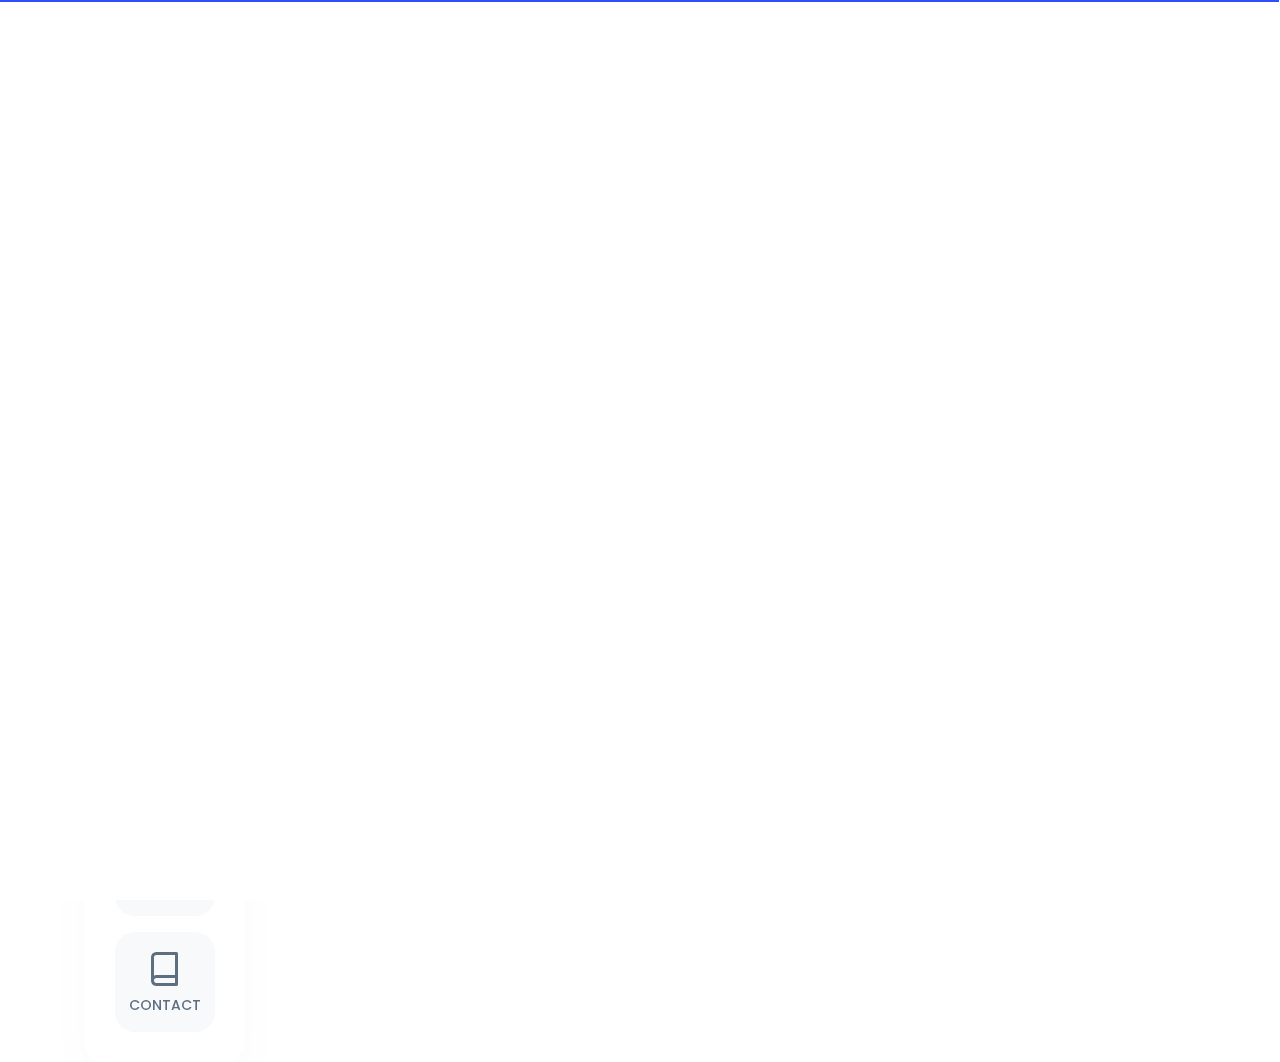
<file: works.html>
﻿<!DOCTYPE html>
<html lang="en">

<head>
    <meta charset="utf-8" />
    <title>vCard - Works</title>

	<!-- Meta Data -->
	<meta http-equiv="X-UA-Compatible" content="IE=edge">
	<meta name="viewport" content="width=device-width, initial-scale=1, shrink-to-fit=no">
	<meta name="format-detection" content="telephone=no"/>
    <meta name="format-detection" content="address=no"/>
    <meta name="author" content="ArtTemplate" />
    <meta name="description" content="vCard" />

    <!-- Twitter data -->
    <meta name="twitter:card" content="summary_large_image">
    <meta name="twitter:site" content="@ArtTemplates">
    <meta name="twitter:title" content="vCard">
    <meta name="twitter:description" content="vCard">
    <meta name="twitter:image" content="assets/images/social.jpg">

    <!-- Open Graph data -->
    <meta property="og:title" content="ArtTemplate" />
    <meta property="og:type" content="website" />
    <meta property="og:url" content="your url website" />
    <meta property="og:image" content="assets/images/social.jpg" />
    <meta property="og:description" content="vCard" />
    <meta property="og:site_name" content="vCard" />

	<!-- Favicons -->
	<link rel="apple-touch-icon" sizes="144x144" href="assets/images/favicons/apple-touch-icon-144x144.png">
	<link rel="apple-touch-icon" sizes="114x114" href="assets/images/favicons/apple-touch-icon-114x114.png">
	<link rel="apple-touch-icon" sizes="72x72" href="assets/images/favicons/apple-touch-icon-72x72.png">
	<link rel="apple-touch-icon" sizes="57x57" href="assets/images/favicons/apple-touch-icon-57x57.png">
	<link rel="shortcut icon" href="assets/images/favicons/favicon.png" type="image/png">

    <!-- Styles -->
	<link rel="stylesheet" type="text/css" href="assets/styles/style.css"/>
    <link rel="stylesheet" type="text/css" href="assets/demo/style-demo.css"/>
	
</head>
<body>
    <!-- Preloader -->
    <div class="preloader">
	    <div class="preloader__wrap">
		    <div class="circle-pulse">
                <div class="circle-pulse__1"></div>
                <div class="circle-pulse__2"></div>
            </div>
		    <div class="preloader__progress"><span></span></div>
		</div>
	</div>

    <main class="main">
	    <!-- Header Image -->
		<div class="header-image">
		    <div class="js-parallax" style="background-image: url(assets/img/image_header.jpg);"></div>
		</div>
		
	    <div class="container gutter-top">
		    <!-- Header -->
		    <header class="header box">
			    <div class="header__left">
				    <div class="header__photo">
					    <img class="header__photo-img" src="assets/img/main-photo.jpg" alt="Liang Juan" style="object-fit: cover;">
					</div>
					<div class="header__base-info">
					    <h4 class="title titl--h4">Juan Liang</h4>
						<div class="status-wrapper">
							<div class="status" style="font-size: 16px;">Student</div>
							<a href="D:\Desktop\简历英文2.docx" download>
								<img src="assets/img/pdf.png" alt="Download PDF" style="cursor:pointer; width: 32px; height: 32px; vertical-align: middle; margin-left: 5px;">
							</a>
						</div>
					</div>
				</div>
				<div class="header__right">
				    <ul class="header__contact">
					    <li><span class="overhead" style="font-size: 16px;">Email</span>liangjuangis@snnu.edu.cn</li>
						<li><span class="overhead" style="font-size: 16px;">Phone</span>15295796006</li>
					</ul>
					<ul class="header__contact">
					    <li><span class="overhead" style="font-size: 16px;">Birthday</span>29 January, 1998</li>
						<li><span class="overhead" style="font-size: 16px;">Location</span>Gui Zhou, China</li>
					</ul>
				</div>
			</header>
		        
			<div class="row sticky-parent">
			    <!-- Sidebar nav -->
                <aside class="col-12 col-md-12 col-lg-2">
				    <div class="sidebar box sticky-column">
	                    <ul class="nav">
                            <li class="nav__item"><a href="index.html"><i class="icon-user"></i>About</a></li>
							<li class="nav__item"><a href="resume.html"><i class="icon-file-text"></i>Resume</a></li>
                            <li class="nav__item"><a class="active" href="works.html"><i class="icon-codesandbox"></i> works</a></li>
                            <li class="nav__item"><a href="blog.html"><i class="icon-book-open"></i>Blog</a></li>
                            <li class="nav__item"><a href="contact.html"><i class="icon-book"></i>Contact</a></li>
                        </ul>
					</div>
		        </aside>
				
				<!-- Content -->
		        <div class="col-12 col-md-12 col-lg-10">
				    <div class="box box-content">
						<div class="pb-2">
							<h1 class="title title--h1 first-title title__separate">Publication</h1>
							<p style="font-size: 18px;">
								<span class="bold-text">Liang, J.</span>, Liu, X., AghaKouchak, A., Ciais, P., & Fu, B. (2023). Asymmetrical precipitation sensitivity to temperature across global dry and wet regions. Earth's Future, 11, e2023EF003617.
								<a href="D:\Desktop\resume.pdf" download>
									<img src="assets/img/pdf.png" alt="Download PDF" style="cursor:pointer; width: 24px; height: 24px; vertical-align: middle; margin-left: 5px;">
								</a>
							</p>							
							<h4>In Process:</h4>
							<p style="font-size: 18px;">
								[1] Xianfeng Liu,<span class="bold-text">Juan Liang</span>. Nighttime temperature is a major driver of rice quality in East Asia. Nature Food.
								<a href="D:\Desktop\resume.pdf" download>
									<img src="assets/img/pdf.png" alt="Download PDF" style="cursor:pointer; width: 24px; height: 24px; vertical-align: middle; margin-left: 5px;">
								</a>
							</p>
							<p style="font-size: 18px;">
								[2] Jiayuan Liu, Xianfeng Liu,<span class="bold-text">Juan Liang</span>, Yu Feng. Climate-driven changes in drought metrics across the Yellow River Basin based on CMIP6. Applied Geography.
								<a href="D:\Desktop\resume.pdf" download>
									<img src="assets/img/pdf.png" alt="Download PDF" style="cursor:pointer; width: 24px; height: 24px; vertical-align: middle; margin-left: 5px;">
								</a>
							</p>
						</div>
						
	
					</div>
					
					<!-- Footer
					<footer class="footer">© 2019 vCard</footer> -->
		        </div>
			</div>
		</div>	
    </main>

    <div class="back-to-top"></div>
	
    <!-- SVG masks -->
    <svg class="svg-defs">
        <clipPath id="avatar-box">
            <path d="M1.85379 38.4859C2.9221 18.6653 18.6653 2.92275 38.4858 1.85453 56.0986.905299 77.2792 0 94 0c16.721 0 37.901.905299 55.514 1.85453 19.821 1.06822 35.564 16.81077 36.632 36.63137C187.095 56.0922 188 77.267 188 94c0 16.733-.905 37.908-1.854 55.514-1.068 19.821-16.811 35.563-36.632 36.631C131.901 187.095 110.721 188 94 188c-16.7208 0-37.9014-.905-55.5142-1.855-19.8205-1.068-35.5637-16.81-36.63201-36.631C.904831 131.908 0 110.733 0 94c0-16.733.904831-37.9078 1.85379-55.5141z"/>
        </clipPath>
        <clipPath id="avatar-hexagon">
             <path d="M0 27.2891c0-4.6662 2.4889-8.976 6.52491-11.2986L31.308 1.72845c3.98-2.290382 8.8697-2.305446 12.8637-.03963l25.234 14.31558C73.4807 18.3162 76 22.6478 76 27.3426V56.684c0 4.6805-2.5041 9.0013-6.5597 11.3186L44.4317 82.2915c-3.9869 2.278-8.8765 2.278-12.8634 0L6.55974 68.0026C2.50414 65.6853 0 61.3645 0 56.684V27.2891z"/>
        </clipPath>		
    </svg>
    
 
	
	<!-- JavaScripts -->
	<script src="assets/js/jquery-3.4.1.min.js"></script>
	<script src="assets/js/plugins.min.js"></script>
    <script src="assets/js/common.js"></script>
    
	<script src="assets/demo/plugins-demo.js"></script>
</body>
</html>
</file>
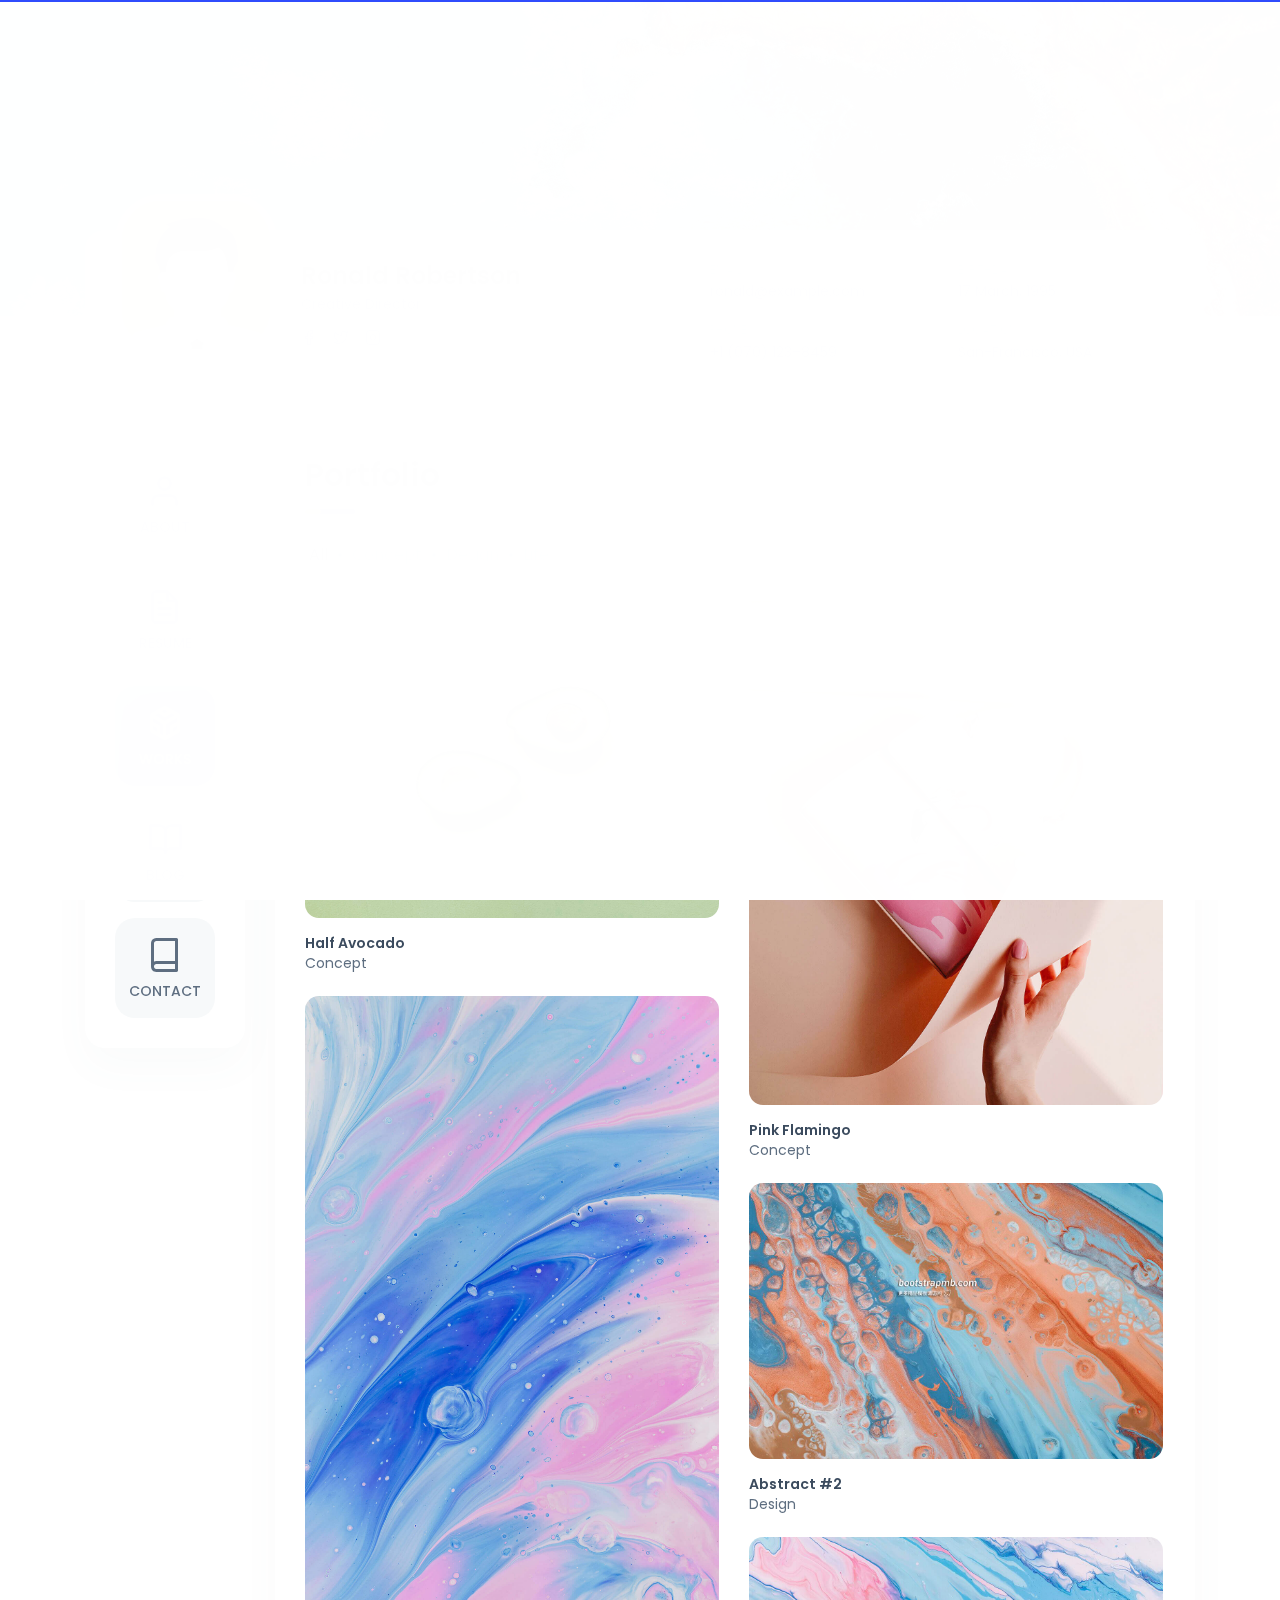
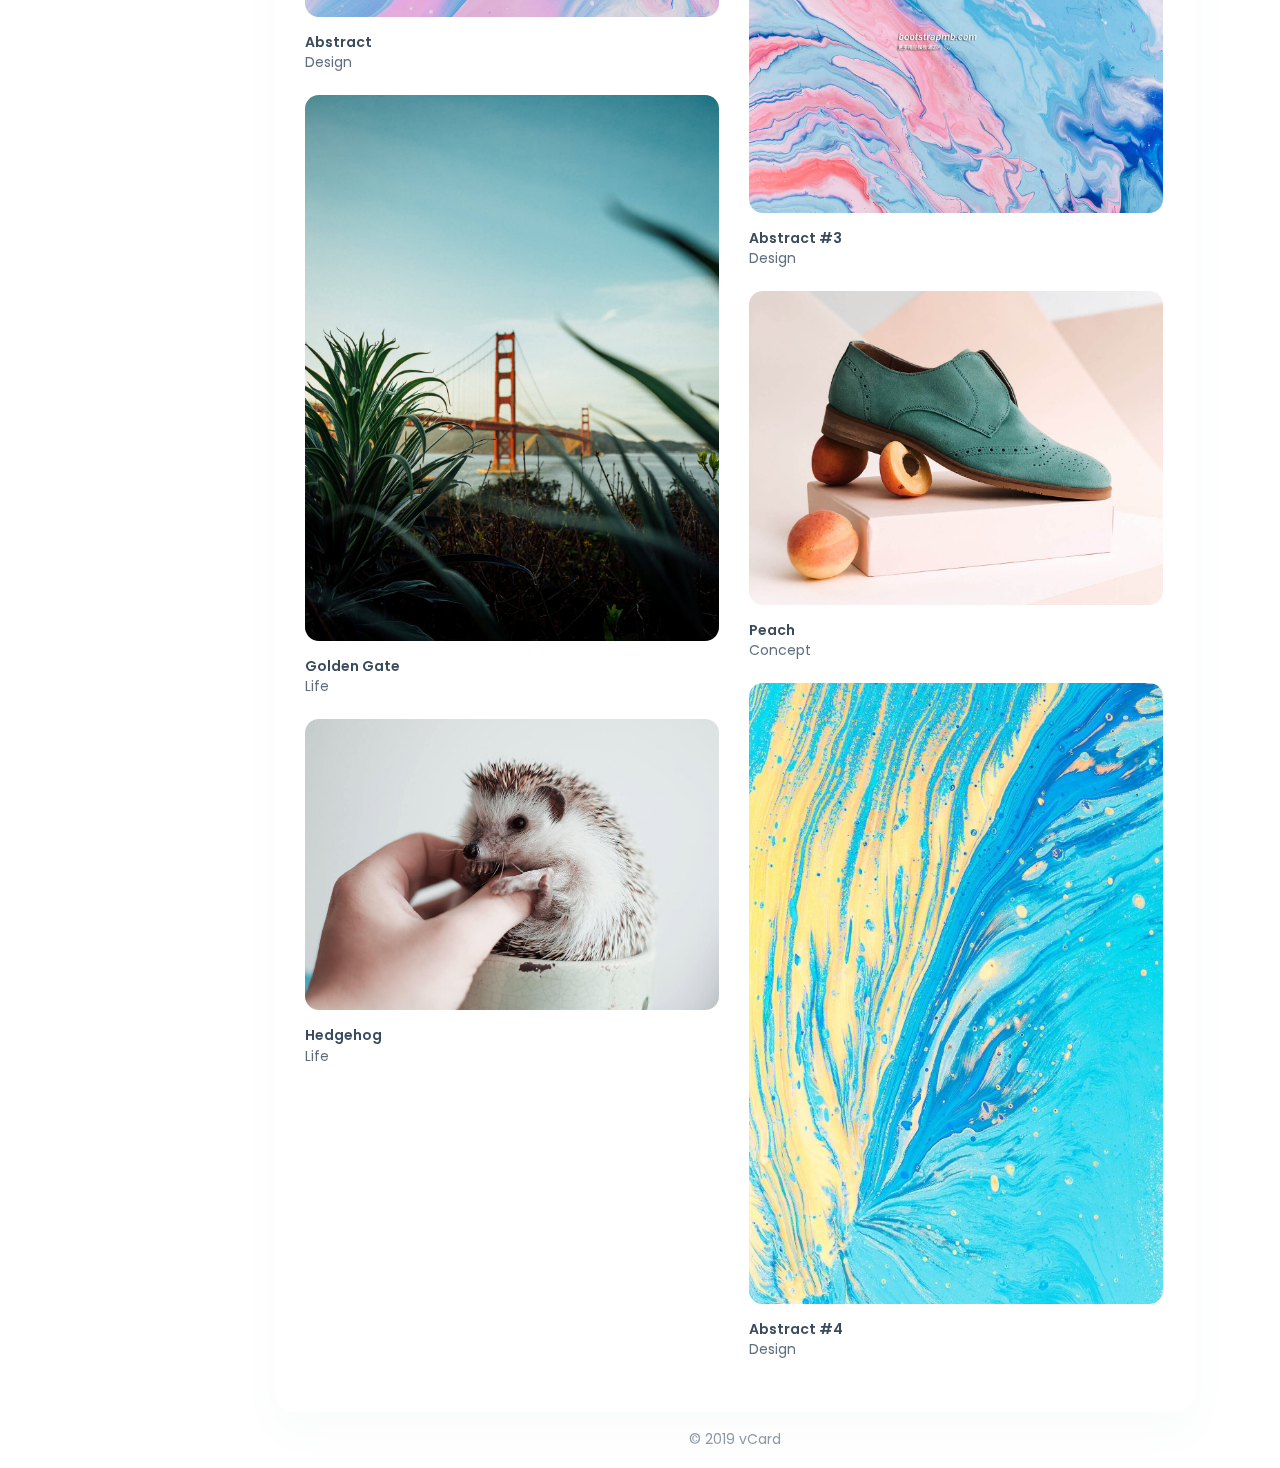
<file: works_v2.html>
﻿<!DOCTYPE html>
<html lang="en">

<head>
    <meta charset="utf-8" />
    <title>vCard - Works</title>

	<!-- Meta Data -->
	<meta http-equiv="X-UA-Compatible" content="IE=edge">
	<meta name="viewport" content="width=device-width, initial-scale=1, shrink-to-fit=no">
	<meta name="format-detection" content="telephone=no"/>
    <meta name="format-detection" content="address=no"/>
    <meta name="author" content="ArtTemplate" />
    <meta name="description" content="vCard" />

    <!-- Twitter data -->
    <meta name="twitter:card" content="summary_large_image">
    <meta name="twitter:site" content="@ArtTemplates">
    <meta name="twitter:title" content="vCard">
    <meta name="twitter:description" content="vCard">
    <meta name="twitter:image" content="assets/images/social.jpg">

    <!-- Open Graph data -->
    <meta property="og:title" content="ArtTemplate" />
    <meta property="og:type" content="website" />
    <meta property="og:url" content="your url website" />
    <meta property="og:image" content="assets/images/social.jpg" />
    <meta property="og:description" content="vCard" />
    <meta property="og:site_name" content="vCard" />

	<!-- Favicons -->
	<link rel="apple-touch-icon" sizes="144x144" href="assets/images/favicons/apple-touch-icon-144x144.png">
	<link rel="apple-touch-icon" sizes="114x114" href="assets/images/favicons/apple-touch-icon-114x114.png">
	<link rel="apple-touch-icon" sizes="72x72" href="assets/images/favicons/apple-touch-icon-72x72.png">
	<link rel="apple-touch-icon" sizes="57x57" href="assets/images/favicons/apple-touch-icon-57x57.png">
	<link rel="shortcut icon" href="assets/images/favicons/favicon.png" type="image/png">

    <!-- Styles -->
	<link rel="stylesheet" type="text/css" href="assets/styles/style.css"/>
    <link rel="stylesheet" type="text/css" href="assets/demo/style-demo.css"/>
	
</head>
<body>
    <!-- Preloader -->
    <div class="preloader">
	    <div class="preloader__wrap">
		    <div class="circle-pulse">
                <div class="circle-pulse__1"></div>
                <div class="circle-pulse__2"></div>
            </div>
		    <div class="preloader__progress"><span></span></div>
		</div>
	</div>

    <main class="main">
	    <!-- Header Image -->
		<div class="header-image">
		    <div class="js-parallax" style="background-image: url(assets/img/image_header.jpg);"></div>
		</div>
		
	    <div class="container gutter-top">
		    <!-- Header -->
		    <header class="header box">
			    <div class="header__left">
				    <div class="header__photo">
					    <img class="header__photo-img" src="assets/img/main-photo.svg" alt="Ronald Robertson">
					</div>
					<div class="header__base-info">
					    <h4 class="title titl--h4">Ronald Robertson</h4>
						<div class="status">Creative Director</div>
						<ul class="header__social">
						    <li><a href="https://www.facebook.com"><i class="font-icon icon-facebook1"></i></a></li>
						    <li><a href="https://www.twitter.com"><i class="font-icon icon-twitter1"></i></a></li>
							<li><a href="https://www.instagram.com"><i class="font-icon icon-instagram1"></i></a></li>
						</ul>
					</div>
				</div>
				<div class="header__right">
				    <ul class="header__contact">
					    <li><span class="overhead">Email</span>ronald@example.com</li>
						<li><span class="overhead">Phone</span>+1 (070) 123–8459</li>
					</ul>
					<ul class="header__contact">
					    <li><span class="overhead">Birthday</span>17 March, 1995</li>
						<li><span class="overhead">Location</span>San-Francisco, USA</li>
					</ul>
				</div>
			</header>
		        
			<div class="row sticky-parent">
			    <!-- Sidebar nav -->
                <aside class="col-12 col-md-12 col-lg-2">
				    <div class="sidebar box sticky-column">
	                    <ul class="nav">
                            <li class="nav__item"><a href="index.html"><i class="icon-user"></i>About</a></li>
							<li class="nav__item"><a href="resume.html"><i class="icon-file-text"></i>Resume</a></li>
                            <li class="nav__item"><a class="active" href="works.html"><i class="icon-codesandbox"></i> Works</a></li>
                            <li class="nav__item"><a href="blog.html"><i class="icon-book-open"></i>Blog</a></li>
                            <li class="nav__item"><a href="contact.html"><i class="icon-book"></i>Contact</a></li>
                        </ul>
					</div>
		        </aside>
				
				<!-- Content -->
		        <div class="col-12 col-md-12 col-lg-10">
				    <div class="box box-content">
					    <div class="pb-2">
		                    <h1 class="title title--h1 first-title title__separate">Portfolio</h1>
					    </div>
						
						<!-- Filter -->
                        <div class="select">
			                <span class="placeholder">Select category</span>
			                <ul class="filter">
			                    <li class="filter__item">Category</li>
				                <li class="filter__item active" data-filter="*"><a class="filter__link active" href="#filter">All</a></li>
				                <li class="filter__item" data-filter=".category-concept"><a class="filter__link" href="#filter">Concept</a></li>
				                <li class="filter__item" data-filter=".category-design"><a class="filter__link" href="#filter">Design</a></li>
				                <li class="filter__item" data-filter=".category-life"><a class="filter__link" href="#filter">Life</a></li>
			                </ul>
			                <input type="hidden" name="changemetoo"/>
		                </div>

						<!-- Gallery -->
				        <div class="gallery-grid gallery-grid-two js-grid js-filter-container">
					        <div class="gutter-sizer"></div>
					        <!-- Item 1 -->
					        <figure class="gallery-grid__item category-concept">
						        <div class="gallery-grid__image-wrap">
                                    <img class="gallery-grid__image cover lazyload" src="assets/img/image_01.jpg" data-zoom alt="" />
						        </div>
                                <figcaption class="gallery-grid__caption">
							        <h4 class="title title--h6 gallery-grid__title">Half Avocado</h4>
							        <span class="gallery-grid__category">Concept</span>
						        </figcaption>
                            </figure>

					        <!-- Item 2 -->
					        <figure class="gallery-grid__item category-concept">
						        <div class="gallery-grid__image-wrap">
									<img class="gallery-grid__image cover lazyload" src="assets/img/image_02.jpg" data-zoom alt="" />
								</div>	
								<figcaption class="gallery-grid__caption">
									<h4 class="title title--h6 gallery-grid__title">Pink Flamingo</h4>
									<span class="gallery-grid__category">Concept</span>
								</figcaption>
							</figure>

							<!-- Item 3 -->
							<figure class="gallery-grid__item category-design">
								<div class="gallery-grid__image-wrap">
									<img class="gallery-grid__image cover lazyload" src="assets/img/image_03.jpg" data-zoom alt="" />
								</div>	
								<figcaption class="gallery-grid__caption">
									<h4 class="title title--h6 gallery-grid__title">Abstract</h4>
									<span class="gallery-grid__category">Design</span>
								</figcaption>
							</figure>

							<!-- Item 4 -->
							<figure class="gallery-grid__item category-design">
								<div class="gallery-grid__image-wrap">
									<img class="gallery-grid__image cover lazyload" src="assets/img/image_04.jpg" data-zoom alt="" />
								</div>
								<figcaption class="gallery-grid__caption">
									<h4 class="title title--h6 gallery-grid__title">Abstract #2</h4>
									<span class="gallery-grid__category">Design</span>
								</figcaption>
							</figure>

							<!-- Item 5 -->
							<figure class="gallery-grid__item category-design">
								<div class="gallery-grid__image-wrap">
									<img class="gallery-grid__image cover lazyload" src="assets/img/image_05.jpg" data-zoom alt="" />
								</div>
								<figcaption class="gallery-grid__caption">
									<h4 class="title title--h6 gallery-grid__title">Abstract #3</h4>
									<span class="gallery-grid__category">Design</span>
								</figcaption>
							</figure>

							<!-- Item 6 -->
							<figure class="gallery-grid__item category-life">
								<div class="gallery-grid__image-wrap">
									<img class="gallery-grid__image cover lazyload" src="assets/img/image_06.jpg" data-zoom alt="" />
								</div>
								<figcaption class="gallery-grid__caption">
									<h4 class="title title--h6 gallery-grid__title">Golden Gate</h4>
									<span class="gallery-grid__category">Life</span>
								</figcaption>
							</figure>

							<!-- Item 7 -->
							<figure class="gallery-grid__item category-concept">
								<div class="gallery-grid__image-wrap">
									<img class="gallery-grid__image cover lazyload" src="assets/img/image_07.jpg" data-zoom alt="" />
								</div>
								<figcaption class="gallery-grid__caption">
									<h4 class="title title--h6 gallery-grid__title">Peach</h4>
									<span class="gallery-grid__category">Concept</span>
								</figcaption>
							</figure>

							<!-- Item 8 -->
							<figure class="gallery-grid__item category-design">
								<div class="gallery-grid__image-wrap">
									<img class="gallery-grid__image cover lazyload" src="assets/img/image_08.jpg" data-zoom alt="" />
								</div>
								<figcaption class="gallery-grid__caption">
									<h4 class="title title--h6 gallery-grid__title">Abstract #4</h4>
									<span class="gallery-grid__category">Design</span>
								</figcaption>
							</figure>

							<!-- Item 9 -->
							<figure class="gallery-grid__item category-life">
								<div class="gallery-grid__image-wrap">
									<img class="gallery-grid__image cover lazyload" src="assets/img/image_09.jpg" data-zoom alt="" />
								</div>
								<figcaption class="gallery-grid__caption">
									<h4 class="title title--h6 gallery-grid__title">Hedgehog</h4>
									<span class="gallery-grid__category">Life</span>
								</figcaption>
							</figure>
						</div><!-- Gallery End -->
					</div>
					
					<!-- Footer -->
					<footer class="footer">© 2019 vCard</footer>
		        </div>
			</div>
		</div>	
    </main>

    <div class="back-to-top"></div>
	
    <!-- SVG masks -->
    <svg class="svg-defs">
        <clipPath id="avatar-box">
            <path d="M1.85379 38.4859C2.9221 18.6653 18.6653 2.92275 38.4858 1.85453 56.0986.905299 77.2792 0 94 0c16.721 0 37.901.905299 55.514 1.85453 19.821 1.06822 35.564 16.81077 36.632 36.63137C187.095 56.0922 188 77.267 188 94c0 16.733-.905 37.908-1.854 55.514-1.068 19.821-16.811 35.563-36.632 36.631C131.901 187.095 110.721 188 94 188c-16.7208 0-37.9014-.905-55.5142-1.855-19.8205-1.068-35.5637-16.81-36.63201-36.631C.904831 131.908 0 110.733 0 94c0-16.733.904831-37.9078 1.85379-55.5141z"/>
        </clipPath>
        <clipPath id="avatar-hexagon">
             <path d="M0 27.2891c0-4.6662 2.4889-8.976 6.52491-11.2986L31.308 1.72845c3.98-2.290382 8.8697-2.305446 12.8637-.03963l25.234 14.31558C73.4807 18.3162 76 22.6478 76 27.3426V56.684c0 4.6805-2.5041 9.0013-6.5597 11.3186L44.4317 82.2915c-3.9869 2.278-8.8765 2.278-12.8634 0L6.55974 68.0026C2.50414 65.6853 0 61.3645 0 56.684V27.2891z"/>
        </clipPath>		
    </svg>
    
 
	
	<!-- JavaScripts -->
	<script src="assets/js/jquery-3.4.1.min.js"></script>
	<script src="assets/js/plugins.min.js"></script>
    <script src="assets/js/common.js"></script>
    
	<script src="assets/demo/plugins-demo.js"></script>
</body>
</html>
</file>
<file: assets/demo/style-demo.css>
/* ------------------------------------------------
 Author: ArtStyles (Art)
 
 Template Name: ARCDECO.
 version: 1.0.0
------------------------------------------------ */
a.underlineNone {
  text-decoration: none;
}

/* -----------------------------------------------------------------
    Styles Demo
----------------------------------------------------------------- */
@media only screen and (max-width: 992px) {
  .navbar-demo {
    justify-content: center;
  }
}

.header-half-demo {
  display: flex;
  align-items: center;
  justify-content: space-around;
  height: 100vh;
  position: relative;
  z-index: 1;
}
@media only screen and (max-width: 992px) {
  .header-half-demo {
    flex-direction: column;
    justify-content: center;
  }
}
@media only screen and (max-width: 992px) {
  .header-half-demo::before {
    content: '';
    background: #15232E;
    height: 50vh;
    position: absolute;
    bottom: 0;
    left: 0;
    width: 100%;
  }
}
@media only screen and (max-width: 580px) {
  .header-half-demo::before {
    visibility: hidden;
  }
}
.header-half-demo__left, .header-half-demo__right {
  display: flex;
  align-items: center;
  flex: 0 0 50%;
  text-align: center;
  transform: translate3d(0, 20px, 0);
  transition: all .5s ease-in-out;
}
.header-half-demo__left:hover, .header-half-demo__right:hover {
  transform: translate3d(0, 0px, 0);
}
.header-half-demo__left:hover .demo-image, .header-half-demo__right:hover .demo-image {
  box-shadow: 0 20px 80px rgba(21, 35, 46, 0.2);
}
@media only screen and (max-width: 992px) {
  .header-half-demo__left, .header-half-demo__right {
    transform: translate3d(0, 0, 0) !important;
  }
  .header-half-demo__left:hover, .header-half-demo__right:hover {
    transform: translate3d(0, 0, 0);
  }
}
.header-half-demo__left a.underlineNone {
  color: #15232E;
}
.header-half-demo__right .title__demo {
  color: #fff;
}
@media only screen and (max-width: 992px) {
  .header-half-demo__right:hover {
    transform: translate3d(0, 40px, 0);
  }
}
@media only screen and (max-width: 580px) {
  .header-half-demo__right {
    background: #15232E;
    padding-top: 1.3rem;
  }
}
.header-half-demo .demo-image {
  box-shadow: 0 20px 120px rgba(21, 35, 46, 0.08);
  margin: auto;
  height: auto;
  width: 70%;
  transition: all .5s ease-in-out;
}
@media only screen and (max-width: 1500px) {
  .header-half-demo .demo-image {
    width: 80%;
  }
}
@media only screen and (max-width: 992px) {
  .header-half-demo .demo-image {
    width: 60%;
  }
}
@media only screen and (max-width: 580px) {
  .header-half-demo .demo-image {
    width: 100%;
    padding-left: 15px;
    padding-right: 15px;
  }
}
.header-half-demo .title__demo {
  font-size: 1.1rem;
  margin-top: 1rem;
}

.elastic-border {
  height: 100%;
  position: absolute;
  top: 0;
  right: 0;
  width: 100%;
  z-index: 0;
}
@media only screen and (max-width: 992px) {
  .elastic-border {
    visibility: hidden;
  }
}

.btnSlideNav {
  position: absolute;
  display: flex;
  align-items: center;
  justify-content: center;
  user-select: none;
  cursor: pointer;
}
@media only screen and (max-width: 580px) {
  .btnSlideNav {
    display: none;
  }
}

.slideOpen {
  background: linear-gradient(to right, #0081ff 0%, #0045ff 100%);
  border-radius: 50%;
  box-shadow: 0 10px 15px rgba(0, 69, 255, 0.2);
  bottom: 2rem;
  left: 2rem;
  width: 48px;
  height: 48px;
  position: fixed;
  opacity: 1;
  transition: all .3s ease-in;
  z-index: 1010;
}
.slideOpen::before {
  background-image: url("../demo/iconSideMenu.svg");
  background-position: center;
  background-size: 36%;
  content: '';
  position: absolute;
  top: 0;
  left: 0;
  height: 100%;
  width: 100%;
}
.slideOpen:hover {
  opacity: 1;
}

.slideClose {
  background-image: url("../demo/iconClose.svg");
  top: 1.5rem;
  left: 400px;
  width: 30px;
  height: 30px;
  transform: translateX(70px);
  opacity: 0;
  position: fixed;
  z-index: 1012;
}

.slideNav {
  background-color: #fff;
  display: flex;
  flex-direction: column;
  justify-content: space-between;
  height: 100%;
  overflow-y: auto;
  overflow-x: hidden;
  padding: 2rem 0 0;
  position: fixed;
  top: 0;
  left: 0;
  transform: translateX(-380px);
  width: 380px;
  z-index: 1012;
}
@media only screen and (max-width: 580px) {
  .slideNav {
    display: none;
  }
}
.slideNav__item {
  color: #15232E;
  position: relative;
  border-bottom: 1px solid rgba(197, 210, 224, 0.4);
  padding: .8rem 0;
  margin: 0 2.2rem;
  user-select: none;
  transition: background 0.2s ease-in;
}
.slideNav__item:first-child {
  border-bottom: 0;
}
.slideNav__item .title {
  color: #15232E;
  margin-bottom: .8rem;
}
.slideNav__item a {
  color: #15232E;
  text-decoration: none;
}
.slideNav__item a:hover {
  color: #0045FF;
}
.slideNav .btn {
  height: 48px;
  line-height: 3.1;
  width: 80%;
  margin-left: auto;
  margin-right: auto;
  margin-bottom: 2rem;
}
.slideNav .btn--dark {
  background-image: linear-gradient(142.17deg, #1D1E24 6.66%, #33363D 91.48%);
}

.overlay-slideNav {
  background-color: rgba(21, 35, 46, 0.8);
  height: 100%;
  width: 100%;
  opacity: 0;
  position: fixed;
  top: 0;
  left: 0;
  z-index: -1;
}

.rtl-mode {
  display: flex;
  justify-content: space-between;
}
.rtl-mode a {
  color: #0045FF;
  letter-spacing: .1rem;
}

.lable-new {
  background-color: #0045FF;
  border-radius: 20px;
  color: #fff;
  font-size: .7rem;
  padding: 3px 8px;
  margin-left: .5rem;
  text-transform: uppercase;
}

/*# sourceMappingURL=style-demo.css.map */
</file>
<file: assets/styles/style.css>
/* ------------------------------------------------
 Author: ArtStyles (Art)
 更多模板：http://www.bootstrapmb.com/
 Template Name: vCard 3
 version: 1.0.0
------------------------------------------------ */
/* ------------------------------------------------

 - General Styles
 - Typography
 - Preloader
 - Form
 - Button
 - Preloader
 - Header
 - Sections
 - Navbar
 - Footer
 - Cases
 - Clients
 - Contact
 - Single post
 - Footer
 - Contact
 - Portfolio
 - News
 - Single news
 - Testimonials
 - Timeline
 - Other
 
------------------------------------------------ */
@import url(vendors/bootstrap.min.css);
@import url(vendors/swiper.min.css);
@import url(../icons/style.css);
@import url("https://fonts.googleapis.com/css2?family=Poppins:ital,wght@0,400;0,500;0,600;1,400;1,500;1,600&display=swap");
/* -----------------------------------------------------------------
    - General Styles
----------------------------------------------------------------- */
*,
::before,
::after {
  background-repeat: no-repeat;
  box-sizing: border-box;
}

html {
  font-size: 1rem;
  -webkit-overflow-scrolling: touch;
  -webkit-box-sizing: border-box;
  box-sizing: border-box;
  -ms-overflow-x: hidden;
}

body, html {
  -webkit-text-size-adjust: 100%;
}

body {
  background: linear-gradient(145.44deg, #F2F4FA 0%, #FAFBFC 100%);
  background-repeat: no-repeat;
  background-attachment: fixed;
  color: #5E6E80;
  font-family: "Poppins", sans-serif;
  font-weight: 400;
  font-size: 0.875rem;
  line-height: 1.7;
  min-height: 100vh;
  overflow-x: hidden;
  -ms-overflow-style: scrollbar;
  -webkit-font-smoothing: antialiased;
}
@media only screen and (max-width: 580px) {
  body {
    line-height: 1.6;
  }
}

html.is-scroll-disabled body {
  height: 100vh;
  overflow: hidden;
}
.bold-text {
  font-weight: bold;
}

@media all and (-ms-high-contrast: none), (-ms-high-contrast: active) {
  html.is-scroll-disabled {
    overflow: hidden;
  }
}
.no-scroll {
  overflow: hidden;
  -ms-overflow-style: none;
}

.no-scroll-height {
  overflow-x: hidden;
}
.status-wrapper {
  font-size: 16px;
  display: flex;
  flex-direction: column;
}
.svg-defs {
  position: absolute;
  height: 0;
  width: 0;
}

.bg-triangles {
  background-image: url(../images/triangles-top.svg), url(../images/triangles-bottom.svg), linear-gradient(145.44deg, #F2F4FA 0%, #FAFBFC 100%);
  background-position: left top, right bottom;
  background-repeat: no-repeat;
  background-size: inherit;
}
@media only screen and (max-width: 580px) {
  .bg-triangles {
    background-size: contain;
  }
}

/* -----------------------------------------------------------------
    - Typography
----------------------------------------------------------------- */
h1, h2, h3, h4, h5, h6 {
  color: #3B4B5E;
  font-family: "Poppins", sans-serif;
  font-weight: 600;
  line-height: 1.3;
}

.title--h1 {
  font-size: 2rem;
  margin-bottom: 1.3rem;
}
@media only screen and (max-width: 580px) {
  .title--h1 {
    font-size: 1.75rem;
    margin-bottom: 1rem;
  }
}
.title--h2 {
  font-size: 1.625rem;
}
@media only screen and (max-width: 580px) {
  .title--h2 {
    font-size: 1.375rem;
  }
}
.title--h3 {
  font-size: 1.5rem;
  margin-bottom: 1rem;
}
@media only screen and (max-width: 580px) {
  .title--h3 {
    font-size: 1.125rem;
  }
}
.title--h4 {
  font-size: 1.125rem;
}
@media only screen and (max-width: 580px) {
  .title--h4 {
    font-size: 1rem;
  }
}
.title--h5 {
  font-size: 1rem;
}
@media only screen and (max-width: 580px) {
  .title--h5 {
    font-size: 0.875rem;
  }
}
.title--h6 {
  font-size: 0.875rem;
}
@media only screen and (max-width: 580px) {
  .title--h6 {
    font-size: 0.75rem;
  }
}
.title--tone {
  color: #304CFD;
}
.title-icon {
  margin-right: 0.5rem;
  margin-top: -0.25rem;
  height: 1.875rem;
  width: 1.875rem;
}
@media only screen and (max-width: 580px) {
  .title-icon {
    height: 1.5625rem;
    width: 1.875rem;
  }
}
.title__separate {
  margin-bottom: 2.3125rem;
  position: relative;
}
.title__separate::before, .title__separate::after {
  content: '';
  background-color: #304CFD;
  border-radius: 0.5rem;
  height: 5px;
  position: absolute;
  bottom: -18px;
  left: 0;
  width: 3.125rem;
  z-index: 1;
}
.title__separate::after {
  background-color: #FF965D;
  width: 1rem;
}
@media only screen and (max-width: 580px) {
  .title__separate {
    margin-bottom: 1.5625rem;
  }
  .title__separate::before, .title__separate::after {
    height: 0.1875rem;
    bottom: -0.625rem;
  }
  .title__separate::before {
    width: 3rem;
  }
  .title__separate::after {
    width: 1rem;
  }
}

.weight--400 {
  font-weight: 400;
}
.weight--500 {
  font-weight: 500;
}
.weight--600 {
  font-weight: 600;
}

.overhead {
  color: rgba(94, 110, 128, 0.8);
  font-size: 0.75rem;
  display: block;
  text-transform: uppercase;
}

.block-quote {
  font-size: 1.25rem;
  font-weight: 400;
  font-style: italic;
  margin: 1.8125rem 0;
  position: relative;
  line-height: 1.6;
}
@media only screen and (max-width: 991px) {
  .block-quote {
    padding-left: 3.75rem;
  }
}
@media only screen and (max-width: 580px) {
  .block-quote {
    font-size: 1.125rem;
    margin: 0.625rem 0 1.25rem;
    padding-left: 0;
    padding-top: 2.5rem;
  }
}
.block-quote::before {
  background-image: url(../icons/icon-quote.svg);
  background-repeat: no-repeat;
  background-position: center;
  background-size: contain;
  content: '';
  height: 2.125rem;
  margin: 0 auto;
  position: absolute;
  top: 0;
  left: -54px;
  width: 2.125rem;
}
@media only screen and (max-width: 991px) {
  .block-quote::before {
    left: 0;
  }
}
@media only screen and (max-width: 580px) {
  .block-quote::before {
    right: 0;
  }
}
.block-quote__author {
  font-size: 0.875rem;
  font-style: normal;
  display: block;
  margin-top: 0.625rem;
  padding-left: 3rem;
  position: relative;
}
@media only screen and (max-width: 580px) {
  .block-quote__author {
    font-size: 0.875rem;
    margin-top: 0;
    padding-left: 2rem;
  }
}
.block-quote__author::before {
  content: '';
  background-color: #5E6E80;
  height: 1px;
  margin-bottom: auto;
  margin-top: auto;
  position: absolute;
  top: 0;
  bottom: 0;
  left: 0;
  width: 2rem;
}
@media only screen and (max-width: 580px) {
  .block-quote__author::before {
    width: 1rem;
  }
}

a {
  color: #304CFD;
  cursor: pointer;
  text-decoration: none;
  -webkit-text-decoration-skip: objects;
  transition: color 0.3s cubic-bezier(0.72, 0.16, 0.345, 0.875);
}
a:hover {
  color: #304CFD;
  outline: none;
  text-decoration: underline;
}
a.decoration--none {
  text-decoration: none;
}

img {
  max-width: 100%;
  -webkit-user-select: none;
  -moz-user-select: none;
  -ms-user-select: none;
  user-select: none;
}

iframe {
  background-color: #5E6E80;
  border: 0;
  display: block;
  height: 100%;
  width: 100%;
}

.cover {
  border-radius: 0.375rem;
  object-fit: cover;
  object-position: center;
  font-family: 'object-fit: cover; object-position: center;';
  height: 100%;
  width: 100%;
}
@media only screen and (max-width: 580px) {
  .cover {
    border-radius: 0.25rem;
  }
}

::-moz-selection {
  background: transparent;
  color: #304CFD;
}

::selection {
  background: transparent;
  color: #304CFD;
}

/* -----------------------------------------------------------------
    - Form
----------------------------------------------------------------- */
.form-control, .textarea, select,
.custom-select {
  background-color: #F7F9FA;
  border: 2px solid #F7F9FA;
  border-radius: 1.25rem;
  box-shadow: none;
  color: #5E6E80;
  font-size: inherit;
  height: auto;
  padding: 0.875rem 1.375rem 0.8125rem;
  position: relative;
  width: 100%;
  -webkit-appearance: none;
  -moz-appearance: none;
  appearance: none;
}
@media only screen and (max-width: 580px) {
  .form-control, .textarea, select,
  .custom-select {
    padding: 0.8125rem 1.375rem 0.75rem;
  }
}

.form-control:focus, .textarea:focus, select:focus,
.custom-select:focus {
  background-color: #fff;
  border: 2px solid rgba(141, 153, 166, 0.2);
  color: #5E6E80;
  box-shadow: none;
  outline: none;
}

.form-control {
  line-height: inherit;
}
@media all and (-ms-high-contrast: none), (-ms-high-contrast: active) {
  .form-control {
    line-height: 0;
  }
}
.form-control__icon {
  padding-left: 3.375rem;
}
@media only screen and (max-width: 580px) {
  .form-control__icon {
    padding-left: 2.8125rem;
  }
}

.textarea {
  border-radius: 1.25rem;
  display: block;
  padding: 0.8125rem 1.1875rem;
  resize: none;
}

.form-group {
  margin-bottom: 2rem;
  position: relative;
}
@media only screen and (max-width: 580px) {
  .form-group {
    margin-bottom: 1.6875rem;
  }
}
.form-group .font-icon {
  color: #5E6E80;
  font-size: 1.125rem;
  margin: auto 0;
  position: absolute;
  top: 0;
  bottom: 0;
  left: 38px;
  height: 1rem;
  width: 1rem;
  z-index: 1;
}
@media only screen and (max-width: 580px) {
  .form-group .font-icon {
    font-size: 1rem;
    left: 2.125rem;
  }
}

.help-block {
  position: absolute;
  font-size: 0.75rem;
  line-height: 1.4;
  padding-top: 0.3125rem;
  padding-left: 0.375rem;
}
@media only screen and (max-width: 580px) {
  .help-block {
    font-size: 0.6875rem;
  }
}

.with-errors {
  color: #FF3D57;
}

.has-error input,
.has-error textarea,
.has-error input:focus,
.has-error textarea:focus {
  border-color: #FF3D57;
}

#validator-contact {
  font-size: 0.875rem;
  margin-top: 1rem;
}

.form-control::-webkit-input-placeholder {
  color: #8D99A6;
}

.form-control::-moz-placeholder {
  color: #8D99A6;
}

.form-control:-ms-input-placeholder {
  color: #8D99A6;
}

.form-control::-ms-input-placeholder {
  color: #8D99A6;
}

.form-control::placeholder {
  color: #8D99A6;
}

input:invalid,
textarea:invalid {
  outline: none !important;
}

.custom-control-input:focus ~ .custom-control-label::before {
  box-shadow: 0 0 0 0.2rem rgba(48, 76, 253, 0.25);
}
.custom-control-input:focus:not(:checked) ~ .custom-control-label::before {
  border-color: #304CFD;
}
.custom-control-input:not(:disabled):active ~ .custom-control-label::before {
  border-color: #fff;
  background-color: transparent;
}
.custom-control-input:checked ~ .custom-control-label::before {
  border-color: #304CFD;
  background-color: #304CFD;
}

.custom-control-label {
  line-height: 1.55;
  padding-left: 0.5rem;
}
.custom-control-label::before {
  background-color: transparent;
  border: 1px solid #5E6E80;
}

select,
.custom-select {
  background: url("data:image/svg+xml,%3csvg xmlns='http://www.w3.org/2000/svg' viewBox='0 0 4 5'%3e%3cpath fill='%23fff' d='M2 0L0 2h4zm0 5L0 3h4z'/%3e%3c/svg%3e") no-repeat right 0.1rem center/10px 16px;
}
select option,
.custom-select option {
  color: #5E6E80;
}

.dropdown-menu {
  border: 0;
  border-radius: 12px;
  box-shadow: 0 0.5rem 2.5rem rgba(94, 110, 128, 0.25);
  color: #5E6E80;
  font-size: 0.9375rem;
}
.dropdown-menu::before {
  content: '';
  border-left: 0.375rem solid transparent;
  border-right: 0.375rem solid transparent;
  border-bottom: 0.375rem solid #fff;
  height: 0;
  position: absolute;
  top: -6px;
  left: 18px;
  width: 0;
}
.dropdown.dropup .dropdown-menu::before {
  border-left: 0.375rem solid transparent;
  border-right: 0.375rem solid transparent;
  border-top: 0.375rem solid #fff;
  border-bottom: 0.375rem solid transparent;
  top: auto;
  bottom: -0.75rem;
}

.tooltip-inner {
  max-width: 12.5rem;
  padding: 0.25rem 0.625rem 0.25rem;
  background-color: #5E6E80;
  border-radius: 0.25rem;
  box-shadow: 0 1rem 2rem rgba(94, 110, 128, 0.25), 0 0.125rem 1rem rgba(94, 110, 128, 0.5);
}
.tooltip.show {
  opacity: 1;
}

.bs-tooltip-top .arrow::before,
.bs-tooltip-auto[x-placement^="top"] .arrow::before {
  border-width: 0.3125rem 0.3125rem 0;
  border-top-color: #5E6E80;
}

.bs-tooltip-right .arrow::before,
.bs-tooltip-auto[x-placement^="right"] .arrow::before {
  border-width: 0.3125rem 0.3125rem 0.3125rem 0;
  border-right-color: #5E6E80;
}

.bs-tooltip-left .arrow::before,
.bs-tooltip-auto[x-placement^="left"] .arrow::before {
  border-width: 0.3125rem 0 0.3125rem 0.3125rem;
  border-left-color: #5E6E80;
}

.bs-tooltip-bottom .arrow::before,
.bs-tooltip-auto[x-placement^="bottom"] .arrow::before {
  border-width: 0 0.3125rem 0.3125rem;
  border-bottom-color: #5E6E80;
}

@media only screen and (min-width: 580px) {
  .pt-sm-6 {
    padding-top: 5rem;
  }
}

.btn {
  background-image: linear-gradient(142.17deg, #3086FF 6.66%, #304CFD 91.48%);
  box-shadow: inset -0.25rem -0.25rem 0.3125rem rgba(0, 0, 0, 0.1), inset 0.25rem 0.25rem 0.3125rem rgba(255, 255, 255, 0.23);
  border-radius: 20px;
  border: 0;
  color: #fff;
  cursor: pointer;
  font-size: 1rem;
  font-weight: 400;
  line-height: 1;
  height: 3.5rem;
  padding: 0 1.5rem;
  position: relative;
  transition: .4s ease-in-out;
  white-space: nowrap;
}
.btn:hover {
  color: #fff;
  box-shadow: none;
  opacity: .9;
}
.btn .font-icon {
  margin-right: 0.375rem;
}
.btn.disabled {
  pointer-events: none;
}
.btn.disabled:hover {
  opacity: .9;
}
.btn.disabled:hover {
  opacity: .9;
}

button:focus {
  outline: none;
}

/* -----------------------------------------------------------------
    - Preloader
----------------------------------------------------------------- */
.preloader {
  display: flex;
  align-items: center;
  justify-content: center;
  background-color: #fff;
  position: fixed;
  top: 0;
  left: 0;
  width: 100%;
  height: 100%;
  overflow: hidden;
  text-align: center;
  z-index: 1106;
  opacity: 1;
}
.preloader > * {
  min-width: 0;
}
.preloader__wrap {
  width: 100%;
  max-width: 9.375rem;
}
.preloader__progress {
  background: #fff;
  height: 0.125rem;
  position: absolute;
  top: 0;
  left: 0;
  overflow: hidden;
  width: 100%;
}
.preloader__progress span {
  background: #304CFD;
  position: absolute;
  top: 0;
  left: 0;
  height: 100%;
  width: 0;
}

.circle-pulse > * {
  position: absolute;
  top: 50%;
  left: 50%;
  border-radius: 50%;
  box-sizing: border-box;
  transform: scale(0);
  animation: pulse 1.6s linear infinite;
}

.circle-pulse__1 {
  width: 6rem;
  height: 6rem;
  margin-top: -3rem;
  margin-left: -3rem;
  background-color: #304CFD;
}

.circle-pulse__2 {
  width: 4.8rem;
  height: 4.8rem;
  margin-top: -2.4rem;
  margin-left: -2.4rem;
  background-color: rgba(48, 76, 253, 0.7);
  animation-delay: -0.8s;
}

@keyframes pulse {
  0% {
    transform: scale(0, 0);
    opacity: 1;
  }
  100% {
    transform: scale(1, 1);
    opacity: 0;
  }
}
/* -----------------------------------------------------------------
    - Header
----------------------------------------------------------------- */
.header-image {
  height: 19.75rem;
  position: absolute;
  top: 0;
  left: 0;
  width: 100%;
}

.header {
  display: flex;
  margin-bottom: 1.875rem;
}
.header > * {
  min-width: 0;
}
@media only screen and (max-width: 991px) {
  .header {
    flex-direction: column;
  }
}
@media only screen and (max-width: 580px) {
  .header {
    margin-bottom: 0.9375rem;
  }
}
.header__left {
  display: flex;
  align-items: start;
  flex: 0 0 50%;
  padding-right: 1.875rem;
  position: relative;
}
.header__left > * {
  min-width: 0;
}
.header__left::before {
  content: '';
  background-color: #EBF0F2;
  position: absolute;
  top: 0;
  right: 0;
  bottom: 0;
  height: 100%;
  width: 1px;
}
@media only screen and (max-width: 991px) {
  .header__left {
    align-items: center;
    flex-direction: column;
    padding-right: 0;
    padding-bottom: 1.25rem;
    text-align: center;
  }
  .header__left::before {
    position: absolute;
    top: auto;
    right: 0;
    bottom: 0;
    height: 1px;
    width: 100%;
  }
}
.header__right {
  display: flex;
  align-items: start;
  flex: 0 0 50%;
  padding-left: 1.875rem;
}
.header__right > * {
  min-width: 0;
}
@media only screen and (max-width: 991px) {
  .header__right {
    padding-left: 0;
    padding-top: 1.875rem;
  }
  .header__right ul:first-child {
    padding: 0;
  }
}
@media only screen and (max-width: 580px) {
  .header__right {
    flex-direction: column;
    padding-top: 1.5rem;
  }
}
.header__photo {
  background-color: #fff;
  border: 0.375rem solid #fff;
  border-radius: 2.9375rem;
  box-shadow: 0 0.5rem 1.5rem rgba(0, 0, 0, 0.05);
  margin-top: -4.125rem;
  height: 10.125rem;
  overflow: hidden;
  width: 10.125rem;
}
@media only screen and (max-width: 991px) {
  .header__photo {
    margin-top: -5rem;
    margin-bottom: 1.25rem;
  }
}
.header__photo-img {
  height: 100%;
  width: 100%;
}
.header__base-info {
  margin-left: 1.5rem;
}
@media only screen and (max-width: 991px) {
  .header__base-info {
    margin-left: 0;
  }
}
.header__base-info .title {
  margin-bottom: 0.125rem;
}
.header__social {
  display: flex;
  align-items: center;
  font-size: 1rem;
  list-style: none;
  margin-top: 0.5rem;
  margin-bottom: 0;
  padding: 0;
}
.header__social > * {
  min-width: 0;
}
.header__social li {
  margin-right: 1rem;
}
.header__social li:last-child {
  margin-right: 0;
}
.header__social a {
  color: #5E6E80;
  text-decoration: none;
}
.header__social a:hover {
  color: #304CFD;
}
@media only screen and (max-width: 991px) {
  .header__social {
    justify-content: center;
  }
}
.header__contact {
  list-style: none;
  margin-bottom: 0;
  width: 50%;
}
@media only screen and (max-width: 991px) {
  .header__contact:first-child {
    padding: 0;
    margin-bottom: 1rem;
  }
}
@media only screen and (max-width: 580px) {
  .header__contact {
    padding: 0;
    width: 100%;
  }
  .header__contact:first-child {
    margin-bottom: 0.75rem;
  }
}
.header__contact li {
  margin-bottom: 1rem;
  word-break: break-all;
}
@media only screen and (max-width: 580px) {
  .header__contact li {
    margin-bottom: 0.75rem;
  }
}
.header__contact li:last-child {
  margin-bottom: 0;
}

.status {
  font-size: 0.875rem;
  display: inline-flex;
  align-items: center;
}
.status > * {
  min-width: 0;
}

/* -----------------------------------------------------------------
    - Sections
----------------------------------------------------------------- */
.box {
  background-color: #fff;
  border-radius: 20px;
  box-shadow: 0px 20px 40px rgba(103, 118, 128, 0.03);
  padding: 1.875rem;
  position: relative;
  transition: box-shadow .3s ease-in-out;
}
@media only screen and (max-width: 580px) {
  .box {
    padding: 1rem;
  }
}
.box__border {
  border: 2px solid #EBF0F2;
  border-radius: 20px;
}
@media only screen and (max-width: 580px) {
  .box__border {
    border-radius: 13.3333333333px;
    padding: 1rem;
  }
}

@media only screen and (max-width: 991px) {
  .box-content {
    border-radius: 0 0 20px 20px;
  }
}
@media only screen and (max-width: 580px) {
  .box-content {
    border-radius: 13.3333333333px;
  }
}

.js-image {
  background-size: cover;
  background-position: center;
  height: 100%;
  width: 100%;
}

.overlay {
  position: relative;
}
.overlay::before, .overlay--45::before, .overlay--80::before {
  content: '';
  background-color: rgba(46, 47, 54, 0.8);
  position: absolute;
  top: 0;
  left: 0;
  height: 100%;
  width: 100%;
  z-index: 2;
}
.overlay--45::before {
  background-color: rgba(46, 47, 54, 0.45);
}
.overlay--80::before {
  background-color: rgba(46, 47, 54, 0.8);
}

.gutter-top {
  padding-top: 14.375rem;
}
@media only screen and (max-width: 580px) {
  .gutter-top {
    padding-top: 8.125rem;
  }
}
.gutter-top-100 {
  padding-top: 6.25rem;
}
@media only screen and (max-width: 580px) {
  .gutter-top-100 {
    padding-top: 8.125rem;
  }
}

.avatar {
  display: block;
  height: 100%;
  width: 100%;
}
.avatar--180 {
  max-height: 11.25rem;
  max-width: 11.25rem;
  height: 11.25rem;
  width: 11.25rem;
}
@media only screen and (max-width: 991px) {
  .avatar--180 {
    max-height: 12.5rem;
    max-width: 12.5rem;
    height: 12.5rem;
    width: 12.5rem;
  }
}
.avatar--80 {
  max-height: 5rem;
  max-width: 5rem;
}
@media only screen and (max-width: 580px) {
  .avatar--80 {
    max-height: 4.5454545455rem;
    max-width: 4.5454545455rem;
  }
}
.avatar--60 {
  max-height: 3.75rem;
  max-width: 3.75rem;
}
@media only screen and (max-width: 580px) {
  .avatar--60 {
    max-height: 2.8195488722rem;
    max-width: 2.8195488722rem;
  }
}
.avatar__box {
  -webkit-clip-path: url(#avatar-box);
  clip-path: url(#avatar-box);
}
.avatar__hexagon {
  -webkit-clip-path: url(#avatar-hexagon);
  clip-path: url(#avatar-hexagon);
}
.avatar image {
  height: 100%;
  width: 100%;
}

.social {
  line-height: 0;
  margin-top: 1.5rem;
  margin-bottom: 1.375rem;
}
.social__link {
  color: #3B4B5E;
  display: inline-block;
  font-size: 0.875rem;
  margin-left: 0.8125rem;
  text-decoration: none;
}
.social__link:hover {
  cursor: pointer;
  text-decoration: none;
}
.social__link:first-child {
  margin-left: 0;
}

/* -----------------------------------------------------------------
    - Navbar
----------------------------------------------------------------- */
.sidebar {
  transition: all .3s ease-in-out;
}
@media only screen and (max-width: 1200px) {
  .sidebar {
    padding: 1.5rem;
  }
}
@media only screen and (max-width: 991px) {
  .sidebar {
    border-bottom: 1px solid #EBF0F2;
    border-radius: 20px 20px 0 0;
    padding: 1.875rem;
  }
}
@media only screen and (max-width: 580px) {
  .sidebar {
    border-bottom: 0;
    border-radius: 0;
    box-shadow: 0px 20px 40px rgba(103, 118, 128, 0.2);
    padding: 0.5rem 0.9375rem;
    position: fixed;
    top: 0;
    left: 0;
    width: 100%;
    z-index: 10;
  }
}
.sidebar.is_stuck {
  margin-top: 1.875rem;
  z-index: 1;
}

@media only screen and (max-width: 991px) {
  .nav {
    justify-content: space-between;
  }
}
@media only screen and (max-width: 580px) {
  .nav {
    justify-content: center;
  }
}
.nav__item {
  display: block;
  height: 6.25rem;
  margin-bottom: 1rem;
  text-align: center;
  text-transform: uppercase;
  width: 100%;
}
.nav__item:last-child {
  margin-bottom: 0;
}
@media only screen and (max-width: 1200px) {
  .nav__item {
    height: 5.125rem;
  }
}
@media only screen and (max-width: 991px) {
  .nav__item {
    margin-bottom: 0;
    width: calc(20% - 1rem);
  }
}
@media only screen and (max-width: 768px) {
  .nav__item {
    width: calc(20% - .5rem);
  }
}
@media only screen and (max-width: 580px) {
  .nav__item {
    height: auto;
    width: calc(20% - 0rem);
  }
}
.nav__item a {
  background-color: #F7F9FA;
  border-radius: 1.25rem;
  color: #5E6E80;
  font-size: 0.875rem;
  font-weight: 500;
  display: flex;
  flex-direction: column;
  align-items: center;
  justify-content: center;
  height: 100%;
  position: relative;
  text-decoration: none;
  transition: all 0s;
}
.nav__item a > * {
  min-width: 0;
}
.nav__item a:hover {
  color: #304CFD;
}
@media only screen and (max-width: 1200px) {
  .nav__item a {
    border-radius: 1rem;
    font-size: 0.75rem;
  }
}
@media only screen and (max-width: 768px) {
  .nav__item a {
    font-size: 0.6875rem;
  }
}
@media only screen and (max-width: 580px) {
  .nav__item a {
    background-color: transparent;
  }
}
.nav__item a.active {
  background-image: linear-gradient(142.17deg, #3086FF 6.66%, #304CFD 91.48%);
  box-shadow: inset -0.25rem -0.25rem 0.3125rem rgba(0, 0, 0, 0.1), inset 0.25rem 0.25rem 0.3125rem rgba(255, 255, 255, 0.23);
  color: #fff;
}
.nav__item a.active:hover {
  color: #fff;
}
@media only screen and (max-width: 580px) {
  .nav__item a.active {
    background-image: none;
    box-shadow: none;
    color: #304CFD;
  }
  .nav__item a.active:hover {
    color: #304CFD;
  }
  .nav__item a.active::before {
    content: '';
    background-color: #304CFD;
    height: 0.125rem;
    position: absolute;
    bottom: -8px;
    left: 0;
    width: 100%;
  }
}
.nav__item [class^="icon-"] {
  display: block;
  font-size: 2.25rem;
  margin-top: 0.25rem;
  margin-bottom: 0.5rem;
}
@media only screen and (max-width: 1200px) {
  .nav__item [class^="icon-"] {
    font-size: 1.75rem;
    margin-bottom: 0.25rem;
  }
}
@media only screen and (max-width: 768px) {
  .nav__item [class^="icon-"] {
    font-size: 1.5rem;
  }
}
@media only screen and (max-width: 580px) {
  .nav__item [class^="icon-"] {
    font-size: 1.0625rem;
    margin-top: 0.375rem;
  }
}

/* -----------------------------------------------------------------
    - Footer
----------------------------------------------------------------- */
.footer {
  color: #8D99A6;
  font-size: 0.875rem;
  padding-top: 1rem;
  padding-bottom: 1rem;
  text-align: center;
}
@media only screen and (max-width: 580px) {
  .footer {
    padding-top: 0.5rem;
    padding-bottom: 0.5rem;
  }
}

/* -----------------------------------------------------------------
    - Cases
----------------------------------------------------------------- */
.case-item {
  border: 2px solid #EBF0F2;
  border-radius: calc(20px + 10px);
  display: flex;
  flex-direction: column;
  align-items: center;
  height: calc(100% - 24px);
  margin-bottom: 1.5rem;
  padding: 1.875rem 1.875rem 1.5rem;
  position: relative;
  text-align: center;
}
.case-item > * {
  min-width: 0;
}
@media only screen and (max-width: 991px) {
  .case-item {
    height: calc(100% - 20px);
  }
}
@media only screen and (max-width: 580px) {
  .case-item {
    border-radius: 13.3333333333px;
    height: calc(100% - 15px);
    margin-bottom: 0.9375rem;
    padding: 1rem;
    text-align: center;
  }
}
@media screen and (-ms-high-contrast: active), (-ms-high-contrast: none) {
  .case-item {
    display: block;
  }
}
.case-item__icon {
  height: 2.5rem;
  width: 2.5rem;
  margin-bottom: 1rem;
}
@media only screen and (max-width: 580px) {
  .case-item__icon {
    margin-bottom: 0.8125rem;
  }
}
.case-item div {
  flex: 1;
}
.case-item__caption {
  line-height: 1.5;
}
@media only screen and (max-width: 580px) {
  .case-item__caption {
    font-size: 0.8125rem;
    line-height: 1.4;
  }
}
.case-item__caption:last-child {
  margin-bottom: 0;
}

/* -----------------------------------------------------------------
    - Clients
----------------------------------------------------------------- */
.js-carousel-clients {
  padding-top: 0.5rem;
  padding-bottom: 1rem;
}
@media only screen and (max-width: 991px) {
  .js-carousel-clients {
    padding-bottom: 0;
  }
}
@media only screen and (max-width: 580px) {
  .js-carousel-clients .swiper-slide {
    text-align: center;
  }
}

/* -----------------------------------------------------------------
    - Contact
----------------------------------------------------------------- */
@media only screen and (max-width: 768px) {
  .contact-form .btn {
    width: 100%;
  }
}

.map {
  background-color: #F7F9FA;
  border-radius: 13.3333333333px;
  height: 23.75rem;
  margin-bottom: 2rem;
  position: relative;
  direction: ltr;
}
@media only screen and (max-width: 580px) {
  .map {
    height: 15.625rem;
    margin-bottom: 1.25rem;
  }
}

.popover-map-title {
  color: #3B4B5E;
  font-size: 1.125rem;
  margin-top: 0.1875rem;
  margin-bottom: 0.5rem;
}
.popover-map-caption {
  color: #5E6E80;
  font-weight: 400;
}

#marker {
  background-image: url("../images/icon-map-pic.svg");
  background-size: cover;
  width: 3.125rem;
  height: 3.125rem;
  cursor: pointer;
}

/* -----------------------------------------------------------------
    - Portfolio
----------------------------------------------------------------- */
.gutter-sizer {
  width: 1.875rem;
}

.gallery-grid {
  display: flex;
}
.gallery-grid > * {
  min-width: 0;
}
.gallery-grid__item {
  margin-bottom: 1.25rem;
  width: calc(33% - 18px);
}
@media only screen and (max-width: 991px) {
  .gallery-grid__item {
    width: calc(50% - 16px);
  }
}
@media only screen and (max-width: 768px) {
  .gallery-grid__item {
    width: 100%;
  }
  .gallery-grid__item:last-child {
    margin-bottom: 0;
  }
}
.gallery-grid__item:hover .gallery-grid__image {
  transform: scale3d(1.1, 1.1, 1);
}
.gallery-grid-two .gallery-grid__item {
  width: calc(50% - 16px);
}
@media only screen and (max-width: 768px) {
  .gallery-grid-two .gallery-grid__item {
    width: 100%;
  }
}
.gallery-grid__image-wrap {
  border-radius: 14px;
  height: 11.25rem;
  overflow: hidden;
  position: relative;
  width: 100%;
  z-index: 1;
}
@media only screen and (max-width: 991px) {
  .gallery-grid__image-wrap {
    height: 12.5rem;
  }
}
@media only screen and (max-width: 768px) {
  .gallery-grid__image-wrap {
    height: 18.125rem;
  }
}
.gallery-grid-two .gallery-grid__image-wrap {
  height: auto;
}
.gallery-grid__image {
  border-radius: 10px;
  transform: scale3d(1, 1, 1);
}
.gallery-grid__title {
  margin-top: 1rem;
  margin-bottom: 0;
}
@media only screen and (max-width: 580px) {
  .gallery-grid__title {
    font-size: 0.875rem;
  }
}
.gallery-grid__category {
  font-size: 0.875rem;
  display: block;
}

@media only screen and (min-width: 769px) {
  .filter {
    display: inline-flex;
    flex-wrap: wrap;
    font-size: 1rem;
    list-style: none;
    margin-bottom: 1.1875rem;
    padding: 0;
  }
  .filter > * {
    min-width: 0;
  }
  .filter__item {
    padding-right: 1rem;
    position: relative;
  }
  .filter__item::before {
    content: '';
    background-color: #5E6E80;
    border-radius: 0.1875rem;
    position: absolute;
    top: 0;
    right: 6px;
    bottom: 0;
    height: 0.25rem;
    margin: auto;
    width: 0.25rem;
  }
  .filter__item:first-child {
    display: none;
  }
  .filter__item:last-child {
    padding-right: 0;
  }
  .filter__item:last-child::before {
    display: none;
  }
  .filter__item a {
    color: rgba(94, 110, 128, 0.8);
  }
  .filter__item.active a {
    color: #3B4B5E;
  }
  .filter__link {
    padding: 0 0.25rem;
    text-decoration: none;
    display: block;
    overflow: hidden;
    position: relative;
  }
  .filter__link:hover {
    text-decoration: none;
  }
}
.select .placeholder {
  display: none;
}

@media only screen and (max-width: 768px) {
  .select {
    background-color: #F7F9FA;
    border-radius: 1.25rem;
    display: block;
    margin-bottom: 2rem;
    padding: 0.25rem 1.1875rem 0.1875rem 1.25rem;
    position: relative;
    vertical-align: middle;
    text-align: left;
    user-select: none;
    width: 100%;
    -webkit-touch-callout: none;
    z-index: 2;
  }
  .select .placeholder {
    cursor: pointer;
    display: block;
    padding: 0.5rem 0;
    position: relative;
    z-index: 1;
  }
  .select .placeholder:after {
    position: absolute;
    top: 50%;
    right: 2px;
    transform: translateY(-50%);
    font-family: 'icomoon';
    content: '\e940';
    z-index: 10;
  }
  .select.is-open .placeholder:after {
    content: '\e943';
  }
  .select.is-open ul {
    display: block;
  }
  .select ul {
    background-color: #fff;
    box-shadow: 0 0.625rem 3.75rem rgba(141, 153, 166, 0.25);
    border-radius: 20px;
    display: none;
    max-height: 37.5rem;
    overflow: hidden;
    overflow-y: auto;
    padding: 0.625rem 0;
    position: absolute;
    top: 100%;
    left: 0;
    width: 100%;
    z-index: 100;
  }
  .select ul li {
    display: block;
    text-align: left;
    padding: 0.3125rem 1.25rem 0.1875rem;
    color: #5E6E80;
    cursor: pointer;
  }
  .select ul li:hover {
    background-color: #304CFD;
  }
  .select ul li:hover a {
    color: #fff;
  }
  .select ul li:first-child {
    display: none;
  }
  .select ul li a {
    color: #5E6E80;
    text-decoration: none;
  }
}
@media only screen and (max-width: 580px) {
  .select {
    margin-bottom: 1rem;
  }
}
/* -----------------------------------------------------------------
    - News
----------------------------------------------------------------- */
.news-grid {
  display: flex;
  flex-wrap: wrap;
  margin-left: -0.9375rem;
  margin-right: -0.9375rem;
}
.news-grid > * {
  min-width: 0;
}
@media only screen and (max-width: 991px) {
  .news-grid {
    margin-left: 0;
    margin-right: 0;
  }
}

.news-item {
  background-color: #F7F9FA;
  margin-bottom: 1.875rem;
  margin-left: 0.9375rem;
  margin-right: 0.9375rem;
  padding: 0;
  width: calc(50% - 30px);
}
@media only screen and (max-width: 991px) {
  .news-item {
    margin-left: 0;
    margin-right: 0;
    width: 100%;
  }
  .news-item:last-child {
    margin-bottom: 0;
  }
}
@media only screen and (max-width: 580px) {
  .news-item {
    margin-bottom: 1.25rem;
  }
}
.news-item:hover .news-item__image-wrap::before, .news-item:hover .news-item__image-wrap::after {
  opacity: 1;
}
.news-item__image-wrap {
  overflow: hidden;
  border-radius: 20px 20px 0 0;
  height: 14rem;
  position: relative;
}
@media only screen and (max-width: 991px) {
  .news-item__image-wrap {
    height: 18rem;
  }
}
@media only screen and (max-width: 580px) {
  .news-item__image-wrap {
    height: 12rem;
  }
}
.news-item__image-wrap::before {
  opacity: 0;
  transition: opacity .5s ease-in-out;
}
.news-item__image-wrap::after {
  content: '';
  background-image: url(../icons/icon-news.svg);
  height: 2.5rem;
  margin: auto;
  opacity: 0;
  pointer-events: none;
  position: absolute;
  top: 0;
  right: 0;
  bottom: 0;
  left: 0;
  transition: opacity .5s ease-in-out;
  width: 2.5rem;
  z-index: 2;
}
.news-item__date {
  background-color: #FF965D;
  color: #fff;
  border-radius: 20px 0 20px 0;
  font-size: 1.375rem;
  font-weight: 600;
  line-height: 1.3;
  padding: 0.625rem 1.25rem;
  position: absolute;
  top: 0;
  text-align: center;
  z-index: 2;
}
.news-item__date span {
  font-size: 0.8125rem;
  font-weight: 400;
  display: block;
}
@media only screen and (max-width: 580px) {
  .news-item__date {
    font-size: 1.125rem;
    line-height: 1.2;
    padding: 0.5625rem 1rem;
  }
  .news-item__date span {
    font-size: 0.625rem;
  }
}
.news-item__link {
  position: absolute;
  height: 100%;
  width: 100%;
  z-index: 2;
}
.news-item__caption {
  padding: 1.5rem 1.5rem 0.5rem;
}
@media only screen and (max-width: 580px) {
  .news-item__caption {
    padding: 1.1875rem 1rem 0;
  }
}
.news-item p {
  line-height: 1.5;
}
@media only screen and (max-width: 580px) {
  .news-item p {
    font-size: 0.875rem;
  }
}

/* -----------------------------------------------------------------
    - Single post
----------------------------------------------------------------- */
.header-post {
  margin-top: 1rem;
  text-align: center;
}
.header-post__image-wrap {
  height: 28.125rem;
  margin-bottom: 2.125rem;
}
@media only screen and (max-width: 580px) {
  .header-post__image-wrap {
    height: 20rem;
    margin-bottom: 1.5rem;
  }
}

.caption-post {
  margin-left: auto;
  margin-right: auto;
  margin-bottom: 1.75rem;
  width: 86%;
}
@media only screen and (max-width: 991px) {
  .caption-post {
    width: 100%;
  }
}
@media only screen and (max-width: 580px) {
  .caption-post {
    margin-bottom: 1.1875rem;
  }
}

.gallery-post {
  display: flex;
  flex-wrap: wrap;
  margin-left: -1rem;
  margin-right: -1rem;
}
.gallery-post > * {
  min-width: 0;
}
@media only screen and (max-width: 580px) {
  .gallery-post {
    margin-left: 0;
    margin-right: 0;
  }
}
.gallery-post__item {
  flex: calc(50% - 2rem);
  margin-left: 1rem;
  margin-right: 1rem;
  width: calc(50% - 2rem);
}
@media only screen and (max-width: 768px) {
  .gallery-post__item {
    flex: calc(50% - 1.25rem);
    margin-left: 0.625rem;
    margin-right: 0.625rem;
    width: calc(50% - 1.25rem);
  }
}
@media only screen and (max-width: 580px) {
  .gallery-post__item {
    flex: 100%;
    margin-left: 0;
    margin-right: 0;
    margin-bottom: 1rem;
    width: 100%;
  }
}
.gallery-post__caption {
  font-size: .875rem;
  font-style: italic;
  padding: 1rem 1rem 2rem;
  text-align: center;
  width: 100%;
}
@media only screen and (max-width: 580px) {
  .gallery-post__caption {
    padding: 0 0 1rem;
  }
}

.footer-post {
  display: flex;
  align-items: center;
  justify-content: center;
  flex-wrap: wrap;
  margin-bottom: 2rem;
  margin-top: 2rem;
  padding-top: 2rem;
  position: relative;
}
.footer-post > * {
  min-width: 0;
}
@media only screen and (max-width: 580px) {
  .footer-post {
    margin-bottom: 1rem;
    margin-top: 1rem;
    padding-top: 1.5rem;
  }
}
.footer-post::before {
  content: '';
  background-color: #3B4B5E;
  height: 1px;
  margin: auto;
  position: absolute;
  top: 0;
  right: 0;
  left: 0;
  width: 15%;
}
.footer-post__share {
  display: flex;
  align-items: baseline;
  color: #3B4B5E;
  font-size: 0.875rem;
  margin: 0 1.125rem;
}
.footer-post__share > * {
  min-width: 0;
}
@media only screen and (max-width: 580px) {
  .footer-post__share {
    margin: 0 0.75rem;
  }
}
.footer-post__share:hover {
  text-decoration: none;
}
.footer-post__share .font-icon {
  margin-right: 0.6875rem;
}
@media only screen and (max-width: 580px) {
  .footer-post__share span {
    display: none;
  }
}

.comment-box {
  display: flex;
  flex-direction: column;
}
.comment-box > * {
  min-width: 0;
}
.comment-box .comment-box {
  margin-left: 3rem;
}
@media only screen and (max-width: 580px) {
  .comment-box .comment-box {
    margin-left: 1.25rem;
  }
}
.comment-box__inner {
  background-color: #F7F9FA;
  border-radius: 20px;
  display: flex;
  margin-bottom: 1.25rem;
  padding: 1.25rem 1.25rem 1rem 1.375rem;
}
.comment-box__inner > * {
  min-width: 0;
}
@media only screen and (max-width: 580px) {
  .comment-box__inner {
    display: block;
    padding: 1rem 1rem 0.625rem 1.125rem;
    margin-bottom: 1rem;
  }
}
.comment-box__body {
  flex: 1;
  font-size: 0.875rem;
  line-height: 1.6;
}
@media only screen and (max-width: 580px) {
  .comment-box__body {
    font-size: 0.875rem;
  }
}
.comment-box__body p {
  margin-bottom: 0.6875rem;
}
@media only screen and (max-width: 580px) {
  .comment-box__body p {
    margin-bottom: 0.8125rem;
  }
}
.comment-box__body .emoji {
  margin: 0 0.3125rem;
  vertical-align: bottom;
}
@media only screen and (max-width: 580px) {
  .comment-box__body .emoji {
    margin: 0 0.125rem;
    height: 1.125rem;
    width: 1.125rem;
  }
}
.comment-box__details {
  display: flex;
  justify-content: space-between;
  font-size: 1rem;
  color: #3B4B5E;
  margin-top: 0.5rem;
  margin-bottom: 0.5rem;
}
.comment-box__details > * {
  min-width: 0;
}
@media only screen and (max-width: 580px) {
  .comment-box__details {
    font-size: 0.9375rem;
    flex-direction: column;
  }
}
.comment-box__details a {
  text-decoration: none;
}
.comment-box__details-date {
  font-size: 0.75rem;
  font-weight: 400;
}
@media only screen and (max-width: 580px) {
  .comment-box__details-date {
    font-size: 0.75rem;
    margin-top: 0.3125rem;
  }
}
.comment-box .avatar {
  margin-right: 1rem;
  flex-shrink: 0;
}
.comment-box__footer {
  display: inline-flex;
  list-style: none;
  margin: 0;
  padding: 0;
}
.comment-box__footer li {
  display: flex;
  align-items: center;
  cursor: pointer;
  margin-right: 2rem;
}
.comment-box__footer li > * {
  min-width: 0;
}
@media only screen and (max-width: 580px) {
  .comment-box__footer li {
    margin-right: 1rem;
  }
}
.comment-box__footer li:hover {
  color: #304CFD;
}
.comment-box__footer li:last-child {
  margin-right: 0;
}
.comment-box__footer span {
  font-size: 0.75rem;
  padding-left: 0.375rem;
}
@media only screen and (max-width: 580px) {
  .comment-box__footer span {
    font-size: 0.75rem;
  }
}
.comment-box__footer .font-icon {
  font-size: 1rem;
  vertical-align: text-bottom;
}
@media only screen and (max-width: 580px) {
  .comment-box__footer .font-icon {
    font-size: 0.875rem;
  }
}
.comment-box__footer .icon-like-fill {
  color: #FF3D57;
}

.comment-form {
  margin-top: 1rem;
  position: relative;
}
.comment-form .textarea {
  padding: 1.125rem 4.5rem 1rem 2.875rem;
  max-height: 12.5rem;
  overflow: hidden !important;
}
@media only screen and (max-width: 580px) {
  .comment-form .textarea {
    padding: 0.75rem 3.25rem 0.625rem 2.5rem;
  }
}
@media screen and (-ms-high-contrast: active), (-ms-high-contrast: none) {
  .comment-form .textarea {
    line-height: 1.5;
  }
}
.comment-form .btn {
  border-radius: 0.875rem;
  display: flex;
  align-items: center;
  justify-content: center;
  height: 2.5rem;
  margin-right: 0.5rem;
  margin-bottom: auto;
  margin-top: auto;
  padding: 0;
  position: absolute;
  top: 0;
  right: 0;
  bottom: 0;
  width: 2.5rem;
}
.comment-form .btn > * {
  min-width: 0;
}
@media only screen and (max-width: 580px) {
  .comment-form .btn {
    height: 2.1551724138rem;
    width: 2.1551724138rem;
  }
}
.comment-form .btn .font-icon {
  margin: 0;
}
.comment-form .dropdown {
  height: 1.1875rem;
  line-height: 1.2;
  margin-top: auto;
  margin-bottom: auto;
  margin-left: 1rem;
  position: absolute;
  top: 0;
  bottom: 0;
}
.comment-form .dropdown-menu {
  margin-left: -1rem;
  min-width: 14.9375rem;
  max-width: 14.9375rem;
  top: -100% !important;
}
.comment-form .icon-smile {
  cursor: pointer;
  font-size: 1.1875rem;
}
.comment-form .icon-smile:hover {
  color: #304CFD;
}

.emoji-wrap {
  display: flex;
  justify-content: space-between;
  flex-wrap: wrap;
  padding: 0.375rem 0.8125rem 0.1875rem;
}
.emoji-wrap > * {
  min-width: 0;
}
.emoji-wrap .emoji {
  cursor: pointer;
  border-radius: 0.1875rem;
  margin: 0.125rem;
  padding: 0.1875rem;
}
.emoji-wrap .emoji:hover {
  box-shadow: 0 0 0 0.125rem rgba(141, 153, 166, 0.2);
}

.scroll-line {
  background: #304CFD;
  height: 0.1875rem;
  position: fixed;
  top: 0;
  width: 0;
  z-index: 3;
}

.nicescroll-cursors {
  background-color: #8D99A6 !important;
}

.social-auth {
  font-size: 0.875rem;
  list-style: none;
  padding: 0;
  margin-top: 1rem;
}
@media only screen and (max-width: 580px) {
  .social-auth {
    font-size: 0.875rem;
  }
}
.social-auth__item {
  display: inline-flex;
  margin-right: 0.375rem;
}
.social-auth__link {
  color: #fff;
}
.social-auth__link:hover {
  color: #fff;
  opacity: .7;
  text-decoration: none;
}
.social-auth .font-icon {
  background-color: #304CFD;
  border-radius: 50%;
  font-size: 0.75rem;
  padding: 0.375rem;
}
@media only screen and (max-width: 580px) {
  .social-auth .font-icon {
    font-size: 0.6875rem;
  }
}
.social-auth .icon-facebook {
  background-color: #3B5998;
}
.social-auth .icon-twitter {
  background-color: #55ACEE;
}
.social-auth .icon-dribbble {
  background-color: #F26798;
}
.social-auth .icon-behance {
  background-color: #4176FA;
}

/* -----------------------------------------------------------------
    - Testimonials
----------------------------------------------------------------- */
.swiper-container .swiper-wrapper {
  min-height: 100%;
}

.review-item {
  display: flex;
  background-color: #F7F9FA;
  background-image: url(../icons/icon-quote.svg);
  background-repeat: no-repeat;
  background-position: right 1.875rem top 1.875rem;
  border-radius: 20px;
  height: auto;
  padding: 1.875rem;
}
.review-item > * {
  min-width: 0;
}
@media only screen and (max-width: 580px) {
  .review-item {
    background-image: none;
    border-radius: 13.3333333333px;
    flex-direction: column;
    align-items: center;
    padding: 1rem;
    text-align: center;
  }
}
.review-item__textbox {
  margin-top: 0.625rem;
  margin-left: 1rem;
}
@media only screen and (max-width: 580px) {
  .review-item__textbox {
    margin-left: 0;
  }
}
.review-item__caption {
  line-height: 1.5;
}
.review-item__caption:last-child {
  margin-bottom: 0;
}
.review-item .title {
  font-size: 1.125rem;
  margin-bottom: 0.5rem;
}
@media only screen and (max-width: 580px) {
  .review-item .title {
    font-size: 1rem;
    margin-top: 0.25rem;
    margin-bottom: 0.5rem;
  }
}

.swiper-pagination {
  margin-top: 1.5rem;
  position: relative;
  line-height: 0;
}
@media only screen and (max-width: 580px) {
  .swiper-pagination {
    margin-top: 1rem;
  }
}

.swiper-pagination-bullet {
  background: #EBF0F2;
  border-radius: 1rem;
  opacity: 1;
  height: 0.625rem;
  width: 0.625rem;
  transition: width 0.3s cubic-bezier(0.455, 0.03, 0.515, 0.955);
}
@media only screen and (max-width: 580px) {
  .swiper-pagination-bullet {
    height: 0.375rem;
    width: 0.375rem;
  }
}
.swiper-pagination-bullet-active {
  background: #304CFD;
  width: 1.25rem;
}
@media only screen and (max-width: 580px) {
  .swiper-pagination-bullet-active {
    width: 0.75rem;
  }
}

.swiper-container-horizontal > .swiper-pagination-bullets .swiper-pagination-bullet {
  margin: 0 0.3125rem;
}

.swiper-container-horizontal > .swiper-pagination-bullets,
.swiper-pagination-custom, .swiper-pagination-fraction {
  bottom: 0;
}

/* -----------------------------------------------------------------
    - Timeline
----------------------------------------------------------------- */
.timeline {
  margin-top: 1.75rem;
  padding-left: 0.5rem;
}
@media only screen and (max-width: 580px) {
  .timeline {
    margin-top: 1.5rem;
  }
}
.timeline__item {
  border-left-width: 1px;
  border-left-style: solid;
  border-color: #EBF0F2;
  padding-bottom: 0.5625rem;
  padding-left: 1.375rem;
  position: relative;
}
.timeline__item::before {
  content: '';
  background-color: #304CFD;
  box-shadow: 0 0 0 0.1875rem rgba(48, 76, 253, 0.25);
  border-radius: 50%;
  position: absolute;
  top: 0;
  left: -5px;
  height: 0.625rem;
  width: 0.625rem;
}
.timeline__item:last-child {
  border: 0;
}
.timeline__title {
  margin-bottom: 0;
  position: relative;
  top: -0.3125rem;
}
.timeline__period {
  color: rgba(94, 110, 128, 0.8);
  font-size: 0.875rem;
}
.timeline__description {
  margin-top: 0.5rem;
}
@media only screen and (max-width: 580px) {
  .timeline__description {
    margin-top: 0.1875rem;
  }
}

/* Progress  */
.progress {
  background-color: #F7F9FA;
  border-radius: 1rem;
  height: 1.5rem;
  margin-bottom: 1.5rem;
  overflow: inherit;
  position: relative;
  text-align: right;
}
@media only screen and (max-width: 580px) {
  .progress {
    margin-bottom: 0.75rem;
    height: 1.375rem;
  }
}
.progress:last-child {
  margin-bottom: 0;
}
.progress-bar {
  background-image: linear-gradient(142.17deg, #3086FF 6.66%, #304CFD 91.48%);
  border-radius: 1rem;
  overflow: hidden;
  position: relative;
  width: 0%;
  z-index: 1;
}
.progress .progress-text {
  display: flex;
  align-items: center;
  justify-content: space-between;
  height: 100%;
  padding-left: 0.8125rem;
  padding-right: 0.8125rem;
  position: absolute;
  top: 0;
  left: 0;
  width: 100%;
  z-index: 1;
}
.progress .progress-text > * {
  min-width: 0;
}

@media screen and (-ms-high-contrast: active), (-ms-high-contrast: none) {
  .progress-text span:nth-child(2) {
    float: right;
  }
}
/* -----------------------------------------------------------------
    - Other
----------------------------------------------------------------- */
.back-to-top {
  border-top: 1px solid #3B4B5E;
  border-left: 1px solid #3B4B5E;
  cursor: pointer;
  opacity: .5;
  position: fixed;
  right: 40px;
  bottom: 30px;
  height: 1.125rem;
  width: 1.125rem;
  transform: rotate(45deg);
  transition: opacity .35s ease-out;
  z-index: 10;
}
.back-to-top:hover {
  opacity: 1;
}
@media only screen and (max-width: 580px) {
  .back-to-top {
    display: none !important;
  }
}

.js-lines {
  overflow: hidden;
}
.js-lines div {
  overflow: hidden;
}

.js-words div div {
  opacity: 0;
}

.medium-zoom-overlay {
  background: #fff !important;
  z-index: 1104;
}

.medium-zoom-image {
  cursor: pointer !important;
  z-index: 9;
}
.medium-zoom-image--opened {
  border-radius: 1px;
  height: 100%;
  z-index: 1104;
}

/* Jarallax */
.js-parallax {
  position: relative;
  background-size: cover;
  background-repeat: no-repeat;
  background-position: 50% 50%;
  height: 100%;
}

.js-parallax-img {
  position: relative;
  z-index: 0;
}
.js-parallax-img .jarallax-img {
  object-fit: cover;
  font-family: 'object-fit: cover;';
  position: absolute;
  top: 0;
  left: 0;
  width: 100%;
  height: 100%;
  z-index: -1;
}

/*# sourceMappingURL=style.css.map */
</file>
